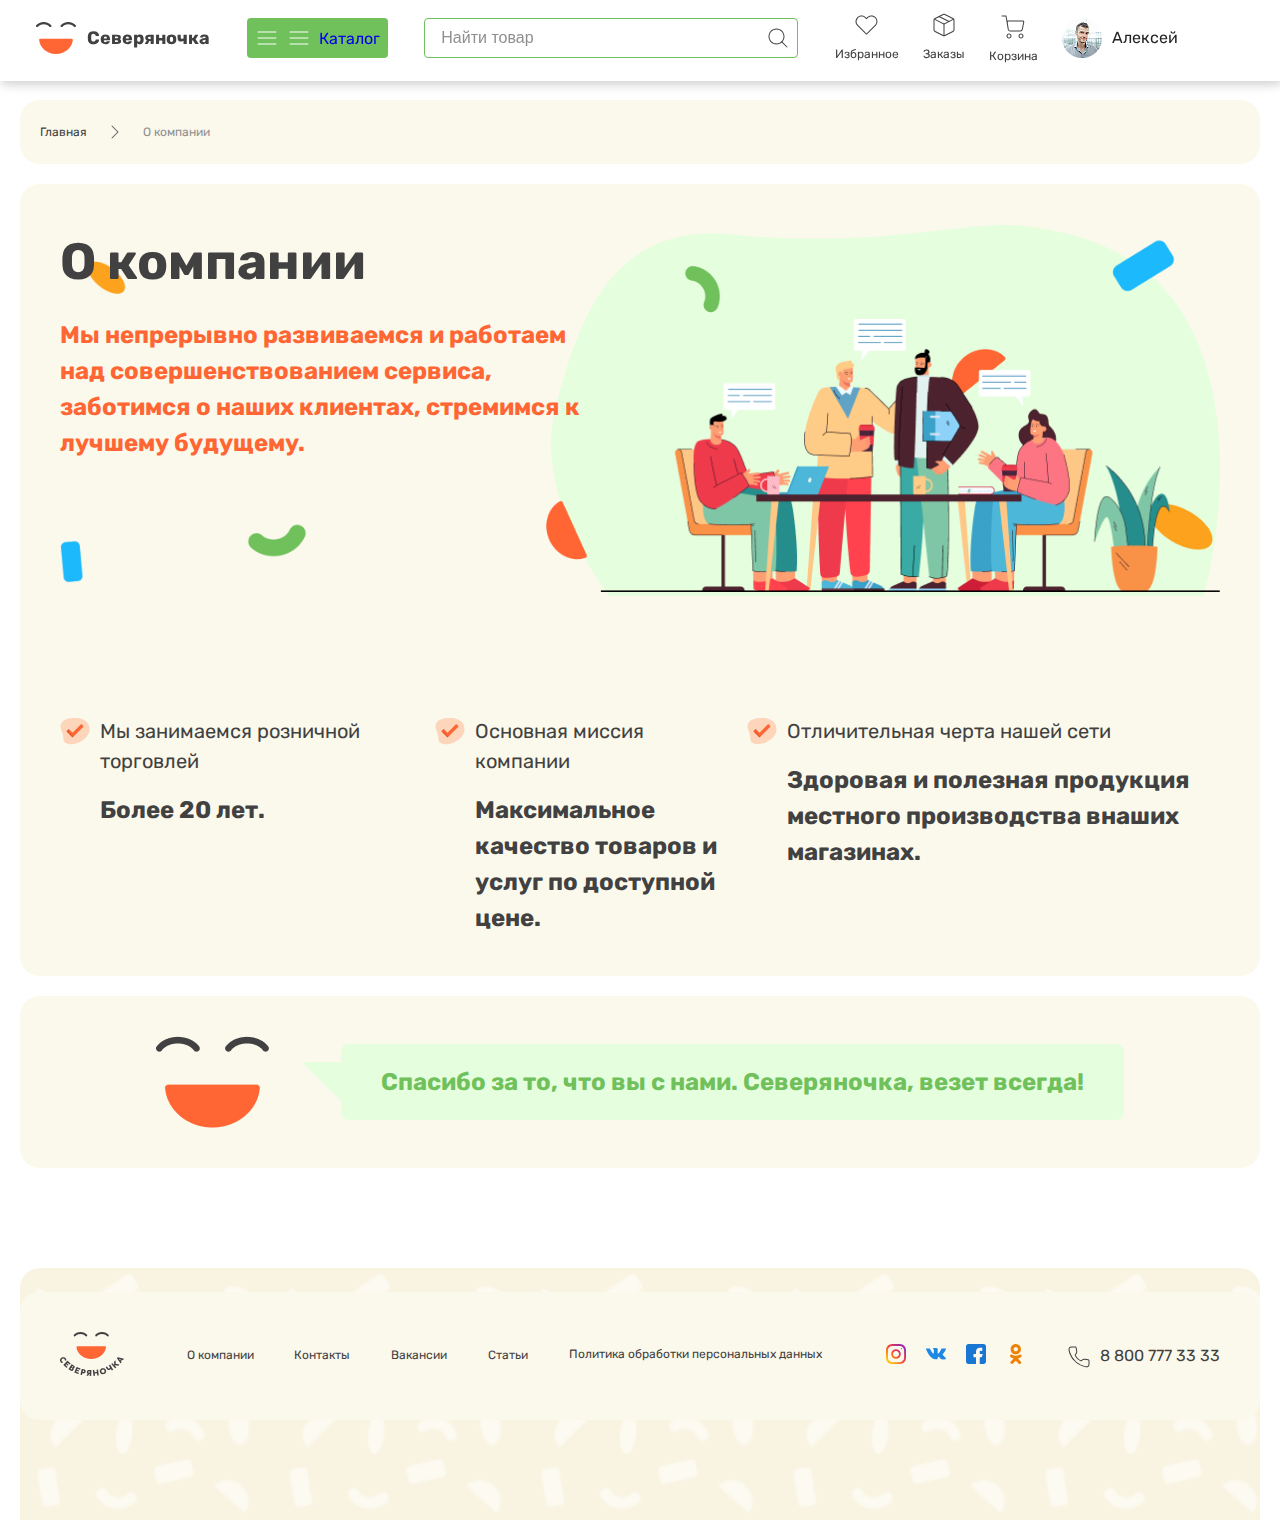
<file: pages/oНас.html>
<!DOCTYPE html>
<html lang="ru">

<head>
  <meta charset="UTF-8">
  <meta name="viewport" content="width=device-width, initial-scale=1.0">
  <title>О компании</title>
  <link rel="icon" href="../images/components/logotiveIcon.svg">
  <link rel="stylesheet" href="../css/style.min.css">
</head>

<body>

  <!--|| loading DOM ||-->

  <div class="loadingOwn">
    <div id="container">
      <label class="loading-title">Loading ...</label>
      <span class="loading-circle sp1">
        <span class="loading-circle sp2">
          <span class="loading-circle sp3"></span>
        </span>
      </span>
    </div>
  </div>


  <!-- || loading Images || -->
  <div class="loadingImg">
    <div class="loader"></div>
  </div>

  <!--|| header ||-->

  <header class="header">
    <nav>
      <div class=" container header--bd">
        <div class="header--brand">
          <a href="../index.html">
            <svg width="40" height="32" viewBox="0 0 40 32" fill="none" xmlns="http://www.w3.org/2000/svg">
              <path
                d="M35.6689 16.8188H4.28623C3.62872 16.8188 3.09179 17.3762 3.15209 18.0341C3.84119 25.8487 11.1112 31.9997 19.9776 31.9997C28.844 31.9997 36.1139 25.8515 36.803 18.0341C36.8605 17.3762 36.3264 16.8188 35.6689 16.8188Z"
                fill="#FF6633" />
              <path fill-rule="evenodd" clip-rule="evenodd"
                d="M0.225147 3.33137C1.7887 1.27854 4.60645 0 7.711 0C10.8155 0 13.6333 1.27854 15.1969 3.33137C15.5659 3.81589 15.4714 4.50716 14.9858 4.87537C14.5001 5.24357 13.8073 5.14928 13.4383 4.66476C12.3661 3.25707 10.2569 2.20377 7.711 2.20377C5.16509 2.20377 3.05591 3.25707 1.98374 4.66476C1.6147 5.14928 0.921857 5.24357 0.436236 4.87537C-0.0493858 4.50716 -0.143894 3.81589 0.225147 3.33137Z"
                fill="#414141" />
              <path fill-rule="evenodd" clip-rule="evenodd"
                d="M24.7671 3.33137C26.3307 1.27854 29.1484 0 32.253 0C35.3552 0 38.1721 1.27884 39.7381 3.33045C40.1077 3.81458 40.0139 4.50596 39.5287 4.87467C39.0434 5.24338 38.3505 5.14981 37.981 4.66568C36.9055 3.25676 34.7955 2.20377 32.253 2.20377C29.7071 2.20377 27.5979 3.25707 26.5257 4.66476C26.1567 5.14928 25.4638 5.24357 24.9782 4.87537C24.4926 4.50716 24.3981 3.81589 24.7671 3.33137Z"
                fill="#414141" />
            </svg>

            <span class="header--brand_span">Северяночка</span>
          </a>
        </div>
        <div class="header--menuLink">
          <img src="../images/components/menu.svg" alt="Каталог "> <a href="./pages/Категории.html">Каталог</a>
        </div>
        <form>
          <input type="search" id="search" placeholder="Найти товар">
          <label for="search"><img src="../images/components/search.svg" alt="Найти товар"></label>
        </form>
        <ul class="header--menu">
          <li>
            <a href="../pages/Избраное.html">
              <svg width="25" height="24" viewBox="0 0 25 24" xmlns="http://www.w3.org/2000/svg">
                <path fill-rule="evenodd" clip-rule="evenodd"
                  d="M13.2046 4.25632C14.3299 3.13054 15.8564 2.49805 17.4482 2.49805C19.0399 2.49805 20.5664 3.13051 21.6916 4.25624C22.8174 5.38152 23.45 6.90816 23.45 8.49987C23.45 10.0916 22.8175 11.6181 21.6917 12.7434C21.6917 12.7435 21.6917 12.7434 21.6917 12.7434L12.8517 21.5834C12.6565 21.7787 12.3399 21.7787 12.1446 21.5834L3.30461 12.7434C0.960963 10.3998 0.960963 6.59997 3.30461 4.25632C5.64826 1.91267 9.44807 1.91267 11.7917 4.25632L12.4982 4.96277L13.2046 4.25632C13.2046 4.25629 13.2046 4.25635 13.2046 4.25632ZM17.4482 3.49805C16.1217 3.49805 14.8496 4.02515 13.9118 4.96334L12.8517 6.02343C12.758 6.11719 12.6308 6.16987 12.4982 6.16987C12.3656 6.16987 12.2384 6.11719 12.1446 6.02343L11.0846 4.96343C9.13149 3.0103 5.96484 3.0103 4.01172 4.96343C2.05859 6.91655 2.05859 10.0832 4.01172 12.0363L12.4982 20.5228L20.9846 12.0363C21.9228 11.0986 22.45 9.82636 22.45 8.49987C22.45 7.17338 21.9229 5.90126 20.9847 4.96351C20.0469 4.02532 18.7747 3.49805 17.4482 3.49805Z" />
              </svg>
              <span>Избранное</span>
            </a>
          </li>
          <li>
            <a href="../pages/СтолЗаказов.html">
              <svg width="24" height="24" viewBox="0 0 24 24" xmlns="http://www.w3.org/2000/svg">
                <path fill-rule="evenodd" clip-rule="evenodd"
                  d="M11.3325 1.89792C11.3324 1.89801 11.3327 1.89782 11.3325 1.89792L3.33366 5.89736L3.33255 5.89792C2.82288 6.15117 2.50045 6.67105 2.50005 7.24015V16.7636C2.49608 17.3335 2.81541 17.8564 3.32416 18.1132C3.32387 18.113 3.32445 18.1133 3.32416 18.1132L11.3237 22.1129C11.7462 22.3244 12.2438 22.3244 12.6663 22.113L20.6664 18.1129L20.6675 18.1124C21.1773 17.8591 21.4997 17.3391 21.5 16.7699V7.24042C21.4997 6.67121 21.1773 6.15121 20.6675 5.89792L20.6664 5.89736L12.6675 1.89792C12.6674 1.89782 12.6677 1.89801 12.6675 1.89792C12.2474 1.68935 11.7527 1.68934 11.3325 1.89792ZM10.8875 1.00238C11.5883 0.654153 12.4118 0.654153 13.1125 1.00238L13.1137 1.00293L21.1125 5.00238C21.1124 5.0023 21.1127 5.00247 21.1125 5.00238C21.9618 5.42464 22.4995 6.29138 22.5 7.23988V16.7701C22.4995 17.7186 21.9624 18.5853 21.1132 19.0076C21.113 19.0077 21.1134 19.0075 21.1132 19.0076L13.1138 23.0073C13.1138 23.0073 13.1138 23.0073 13.1138 23.0073C12.4097 23.3596 11.5806 23.3597 10.8764 23.0074C10.8764 23.0073 10.8765 23.0074 10.8764 23.0074L2.87644 19.0074L2.87506 19.0067C2.02685 18.5793 1.49413 17.7082 1.50005 16.7585V7.24015C1.50055 6.29169 2.03772 5.42496 2.88695 5.00268C2.88675 5.00278 2.88715 5.00258 2.88695 5.00268L10.8864 1.00294L10.8875 1.00238Z" />
                <path fill-rule="evenodd" clip-rule="evenodd"
                  d="M1.87321 5.93617C1.9967 5.68918 2.29704 5.58907 2.54403 5.71256L12.0004 10.4408L21.4568 5.71256C21.7038 5.58907 22.0041 5.68918 22.1276 5.93617C22.2511 6.18316 22.151 6.4835 21.904 6.60699L12.224 11.447C12.0833 11.5174 11.9176 11.5174 11.7768 11.447L2.09682 6.60699C1.84983 6.4835 1.74971 6.18316 1.87321 5.93617Z" />
                <path fill-rule="evenodd" clip-rule="evenodd"
                  d="M12 10.5C12.2761 10.5 12.5 10.7239 12.5 11V22.76C12.5 23.0361 12.2761 23.26 12 23.26C11.7239 23.26 11.5 23.0361 11.5 22.76V11C11.5 10.7239 11.7239 10.5 12 10.5Z" />
                <path fill-rule="evenodd" clip-rule="evenodd"
                  d="M6.5529 3.2765C6.67639 3.02951 6.97673 2.9294 7.22372 3.0529L17.2237 8.0529C17.4707 8.17639 17.5708 8.47673 17.4473 8.72372C17.3238 8.97071 17.0235 9.07082 16.7765 8.94732L6.7765 3.94732C6.52951 3.82383 6.4294 3.52349 6.5529 3.2765Z" />
              </svg>

              <span>Заказы</span>
            </a>
          </li>
          <li>
            <a href="../pages/Корзина.html">
              <svg width="24" height="28" viewBox="0 0 24 28" xmlns="http://www.w3.org/2000/svg">
                <path fill-rule="evenodd" clip-rule="evenodd"
                  d="M5.5 25C5.5 23.6193 6.61929 22.5 8 22.5C9.38071 22.5 10.5 23.6193 10.5 25C10.5 26.3807 9.38071 27.5 8 27.5C6.61929 27.5 5.5 26.3807 5.5 25ZM8 23.5C7.17157 23.5 6.5 24.1716 6.5 25C6.5 25.8284 7.17157 26.5 8 26.5C8.82843 26.5 9.5 25.8284 9.5 25C9.5 24.1716 8.82843 23.5 8 23.5Z" />
                <path fill-rule="evenodd" clip-rule="evenodd"
                  d="M17.5 25C17.5 23.6193 18.6193 22.5 20 22.5C21.3807 22.5 22.5 23.6193 22.5 25C22.5 26.3807 21.3807 27.5 20 27.5C18.6193 27.5 17.5 26.3807 17.5 25ZM20 23.5C19.1716 23.5 18.5 24.1716 18.5 25C18.5 25.8284 19.1716 26.5 20 26.5C20.8284 26.5 21.5 25.8284 21.5 25C21.5 24.1716 20.8284 23.5 20 23.5Z" />
                <path fill-rule="evenodd" clip-rule="evenodd"
                  d="M1 4.5C0.723858 4.5 0.5 4.72386 0.5 5C0.5 5.27614 0.723858 5.5 1 5.5H4.58051C5.33783 9.79147 6.10333 14.0643 6.74931 18.3709C6.93288 19.5947 7.98416 20.5 9.22165 20.5H19.3597C20.5514 20.5 21.5774 19.6588 21.8111 18.4903L23.2503 11.2942C23.436 10.366 22.726 9.5 21.7795 9.5H7.16046C6.8575 9.5 6.57797 9.58901 6.34436 9.74093L5.49239 4.91311C5.45023 4.67418 5.24262 4.5 5 4.5H1ZM6.666 11.0742C6.62065 10.7719 6.85478 10.5 7.16046 10.5H21.7795C22.095 10.5 22.3316 10.7887 22.2698 11.0981L20.8305 18.2942C20.6903 18.9953 20.0747 19.5 19.3597 19.5H9.22165C8.47916 19.5 7.84839 18.9568 7.73825 18.2225L6.666 11.0742Z" />
              </svg>

              <span>Корзина</span>
            </a>
          </li>
          <li class="header--menu__me">
            <img src="../images/components/avatar.png" alt="avatar">
            <span>Алексей</span>
          </li>
        </ul>
      </div>

      <div class=" container header--md">

        <div class="header--brand">
          <a href="../index.html">
            <svg width="40" height="32" viewBox="0 0 40 32" fill="none" xmlns="http://www.w3.org/2000/svg">
              <path
                d="M35.6689 16.8188H4.28623C3.62872 16.8188 3.09179 17.3762 3.15209 18.0341C3.84119 25.8487 11.1112 31.9997 19.9776 31.9997C28.844 31.9997 36.1139 25.8515 36.803 18.0341C36.8605 17.3762 36.3264 16.8188 35.6689 16.8188Z"
                fill="#FF6633" />
              <path fill-rule="evenodd" clip-rule="evenodd"
                d="M0.225147 3.33137C1.7887 1.27854 4.60645 0 7.711 0C10.8155 0 13.6333 1.27854 15.1969 3.33137C15.5659 3.81589 15.4714 4.50716 14.9858 4.87537C14.5001 5.24357 13.8073 5.14928 13.4383 4.66476C12.3661 3.25707 10.2569 2.20377 7.711 2.20377C5.16509 2.20377 3.05591 3.25707 1.98374 4.66476C1.6147 5.14928 0.921857 5.24357 0.436236 4.87537C-0.0493858 4.50716 -0.143894 3.81589 0.225147 3.33137Z"
                fill="#414141" />
              <path fill-rule="evenodd" clip-rule="evenodd"
                d="M24.7671 3.33137C26.3307 1.27854 29.1484 0 32.253 0C35.3552 0 38.1721 1.27884 39.7381 3.33045C40.1077 3.81458 40.0139 4.50596 39.5287 4.87467C39.0434 5.24338 38.3505 5.14981 37.981 4.66568C36.9055 3.25676 34.7955 2.20377 32.253 2.20377C29.7071 2.20377 27.5979 3.25707 26.5257 4.66476C26.1567 5.14928 25.4638 5.24357 24.9782 4.87537C24.4926 4.50716 24.3981 3.81589 24.7671 3.33137Z"
                fill="#414141" />
            </svg>
          </a>
        </div>

        <form>
          <input type="search" id="search" placeholder="Найти товар">
          <label for="search"><img src="../images/components/search.svg" alt="Найти товар"></label>
        </form>

        <ul class="header--menu header--md__menu">
          <li>
            <div class="header--menuLink">
              <img src="../images/components/menu.svg" alt="Каталог "> <a href="./pages/Категории.html">Каталог</a>
            </div>
          </li>
          <li>
            <a href="../pages/Избраное.html">
              <svg width="25" height="24" viewBox="0 0 25 24" xmlns="http://www.w3.org/2000/svg">
                <path fill-rule="evenodd" clip-rule="evenodd"
                  d="M13.2046 4.25632C14.3299 3.13054 15.8564 2.49805 17.4482 2.49805C19.0399 2.49805 20.5664 3.13051 21.6916 4.25624C22.8174 5.38152 23.45 6.90816 23.45 8.49987C23.45 10.0916 22.8175 11.6181 21.6917 12.7434C21.6917 12.7435 21.6917 12.7434 21.6917 12.7434L12.8517 21.5834C12.6565 21.7787 12.3399 21.7787 12.1446 21.5834L3.30461 12.7434C0.960963 10.3998 0.960963 6.59997 3.30461 4.25632C5.64826 1.91267 9.44807 1.91267 11.7917 4.25632L12.4982 4.96277L13.2046 4.25632C13.2046 4.25629 13.2046 4.25635 13.2046 4.25632ZM17.4482 3.49805C16.1217 3.49805 14.8496 4.02515 13.9118 4.96334L12.8517 6.02343C12.758 6.11719 12.6308 6.16987 12.4982 6.16987C12.3656 6.16987 12.2384 6.11719 12.1446 6.02343L11.0846 4.96343C9.13149 3.0103 5.96484 3.0103 4.01172 4.96343C2.05859 6.91655 2.05859 10.0832 4.01172 12.0363L12.4982 20.5228L20.9846 12.0363C21.9228 11.0986 22.45 9.82636 22.45 8.49987C22.45 7.17338 21.9229 5.90126 20.9847 4.96351C20.0469 4.02532 18.7747 3.49805 17.4482 3.49805Z" />
              </svg>
              <span>Избранное</span>
            </a>
          </li>
          <li>
            <a href="../pages/СтолЗаказов.html">
              <svg width="24" height="24" viewBox="0 0 24 24" xmlns="http://www.w3.org/2000/svg">
                <path fill-rule="evenodd" clip-rule="evenodd"
                  d="M11.3325 1.89792C11.3324 1.89801 11.3327 1.89782 11.3325 1.89792L3.33366 5.89736L3.33255 5.89792C2.82288 6.15117 2.50045 6.67105 2.50005 7.24015V16.7636C2.49608 17.3335 2.81541 17.8564 3.32416 18.1132C3.32387 18.113 3.32445 18.1133 3.32416 18.1132L11.3237 22.1129C11.7462 22.3244 12.2438 22.3244 12.6663 22.113L20.6664 18.1129L20.6675 18.1124C21.1773 17.8591 21.4997 17.3391 21.5 16.7699V7.24042C21.4997 6.67121 21.1773 6.15121 20.6675 5.89792L20.6664 5.89736L12.6675 1.89792C12.6674 1.89782 12.6677 1.89801 12.6675 1.89792C12.2474 1.68935 11.7527 1.68934 11.3325 1.89792ZM10.8875 1.00238C11.5883 0.654153 12.4118 0.654153 13.1125 1.00238L13.1137 1.00293L21.1125 5.00238C21.1124 5.0023 21.1127 5.00247 21.1125 5.00238C21.9618 5.42464 22.4995 6.29138 22.5 7.23988V16.7701C22.4995 17.7186 21.9624 18.5853 21.1132 19.0076C21.113 19.0077 21.1134 19.0075 21.1132 19.0076L13.1138 23.0073C13.1138 23.0073 13.1138 23.0073 13.1138 23.0073C12.4097 23.3596 11.5806 23.3597 10.8764 23.0074C10.8764 23.0073 10.8765 23.0074 10.8764 23.0074L2.87644 19.0074L2.87506 19.0067C2.02685 18.5793 1.49413 17.7082 1.50005 16.7585V7.24015C1.50055 6.29169 2.03772 5.42496 2.88695 5.00268C2.88675 5.00278 2.88715 5.00258 2.88695 5.00268L10.8864 1.00294L10.8875 1.00238Z" />
                <path fill-rule="evenodd" clip-rule="evenodd"
                  d="M1.87321 5.93617C1.9967 5.68918 2.29704 5.58907 2.54403 5.71256L12.0004 10.4408L21.4568 5.71256C21.7038 5.58907 22.0041 5.68918 22.1276 5.93617C22.2511 6.18316 22.151 6.4835 21.904 6.60699L12.224 11.447C12.0833 11.5174 11.9176 11.5174 11.7768 11.447L2.09682 6.60699C1.84983 6.4835 1.74971 6.18316 1.87321 5.93617Z" />
                <path fill-rule="evenodd" clip-rule="evenodd"
                  d="M12 10.5C12.2761 10.5 12.5 10.7239 12.5 11V22.76C12.5 23.0361 12.2761 23.26 12 23.26C11.7239 23.26 11.5 23.0361 11.5 22.76V11C11.5 10.7239 11.7239 10.5 12 10.5Z" />
                <path fill-rule="evenodd" clip-rule="evenodd"
                  d="M6.5529 3.2765C6.67639 3.02951 6.97673 2.9294 7.22372 3.0529L17.2237 8.0529C17.4707 8.17639 17.5708 8.47673 17.4473 8.72372C17.3238 8.97071 17.0235 9.07082 16.7765 8.94732L6.7765 3.94732C6.52951 3.82383 6.4294 3.52349 6.5529 3.2765Z" />
              </svg>

              <span>Заказы</span>
            </a>
          </li>
          <li>
            <a href="../pages/Корзина.html">
              <svg width="24" height="28" viewBox="0 0 24 28" xmlns="http://www.w3.org/2000/svg">
                <path fill-rule="evenodd" clip-rule="evenodd"
                  d="M5.5 25C5.5 23.6193 6.61929 22.5 8 22.5C9.38071 22.5 10.5 23.6193 10.5 25C10.5 26.3807 9.38071 27.5 8 27.5C6.61929 27.5 5.5 26.3807 5.5 25ZM8 23.5C7.17157 23.5 6.5 24.1716 6.5 25C6.5 25.8284 7.17157 26.5 8 26.5C8.82843 26.5 9.5 25.8284 9.5 25C9.5 24.1716 8.82843 23.5 8 23.5Z" />
                <path fill-rule="evenodd" clip-rule="evenodd"
                  d="M17.5 25C17.5 23.6193 18.6193 22.5 20 22.5C21.3807 22.5 22.5 23.6193 22.5 25C22.5 26.3807 21.3807 27.5 20 27.5C18.6193 27.5 17.5 26.3807 17.5 25ZM20 23.5C19.1716 23.5 18.5 24.1716 18.5 25C18.5 25.8284 19.1716 26.5 20 26.5C20.8284 26.5 21.5 25.8284 21.5 25C21.5 24.1716 20.8284 23.5 20 23.5Z" />
                <path fill-rule="evenodd" clip-rule="evenodd"
                  d="M1 4.5C0.723858 4.5 0.5 4.72386 0.5 5C0.5 5.27614 0.723858 5.5 1 5.5H4.58051C5.33783 9.79147 6.10333 14.0643 6.74931 18.3709C6.93288 19.5947 7.98416 20.5 9.22165 20.5H19.3597C20.5514 20.5 21.5774 19.6588 21.8111 18.4903L23.2503 11.2942C23.436 10.366 22.726 9.5 21.7795 9.5H7.16046C6.8575 9.5 6.57797 9.58901 6.34436 9.74093L5.49239 4.91311C5.45023 4.67418 5.24262 4.5 5 4.5H1ZM6.666 11.0742C6.62065 10.7719 6.85478 10.5 7.16046 10.5H21.7795C22.095 10.5 22.3316 10.7887 22.2698 11.0981L20.8305 18.2942C20.6903 18.9953 20.0747 19.5 19.3597 19.5H9.22165C8.47916 19.5 7.84839 18.9568 7.73825 18.2225L6.666 11.0742Z" />
              </svg>

              <span>Корзина</span>
            </a>
          </li>
          <li class="header--menu__me">
            <img src="../images/components/avatar.png" alt="avatar">
          </li>
        </ul>
      </div>


    </nav>
  </header>

  <ul class="category--menus" id="category__menus"></ul>


  <main class="main_about">

    <nav aria-label="Breadcrumb">
      <div class="container">
        <ol>
          <li><a href="../index.html">Главная</a></li>
          <li>О компании</li>
      </div>
    </nav>

    <section class="about">
      <div class="about--wrapper container">

        <div class="about--top">
          <div class="about--top__main">
            <h2>О компании</h2>
            <p>Мы непрерывно развиваемся и работаем над совершенствованием сервиса, заботимся о наших клиентах,
              стремимся к лучшему будущему.</p>
          </div>
          <div class="about--top_img"><img src="../images/ОНас/about-top.png" alt="no img?"></div>
        </div>

        <ul class="about--middle">
          <li>
            <p>Мы занимаемся розничной торговлей</p>
            <h3>Более 20 лет.</h3>
          </li>
          <li>
            <p>Основная миссия компании</p>
            <h3>Максимальное качество товаров и услуг по доступной цене.</h3>
          </li>
          <li>
            <p>Отличительная черта нашей сети</p>
            <h3>Здоровая и полезная продукция местного производства внаших магазинах.</h3>
          </li>
        </ul>

      </div>
    </section>

    <section class="massage">
      <div class="container massage--wrapper">
        <img src="../images/ОНас/logo.png" alt="logotive">
        <div>Спасибо за то, что вы с нами. Северяночка, везет всегда!</div>
      </div>
    </section>

  </main>


  <!--|| footer ||-->

  <footer class="footer">
    <div class="footer--wrapper container">
      <a href="../index.html">
        <img src="../images/components/footerLogo.svg" alt="site logotive">
      </a>
      <nav>
        <ul>
          <li><a href="../pages/oНас.html">О компании</a></li>
          <li><a href="../pages/Контакты.html">Контакты</a></li>
          <li><a href="../pages/Вакансии.html">Вакансии</a></li>
          <li><a href="../pages/Заказы.html">Статьи</a></li>
          <li>
            <p>Политика обработки персональных данных</p>
          </li>
        </ul>
      </nav>
      <div class="footer--social">
        <ul>
          <li><a href="https://www.instagram.com/"><img src="../images/components/instagram.svg"
                alt="inter the instagram"></a></li>
          <li><a href="https://vk.com/"><img src="../images/components/vkontakte.svg" alt="inter the vk"></a></li>
          <li><a href="https://www.facebook.com/"><img src="../images/components/facebook.svg"
                alt="inter the facebook"></a></li>
          <li><a href="https://ok.ru/"><img src="../images/components/ok.svg" alt="inter the ok"></a></li>
        </ul>
        <a href="tel:8 800 777 33 33">8 800 777 33 33</a>
      </div>
    </div>
  </footer>

  <script src="../Js/Datas/product-data.js"></script>
  <script src="../Js/Datas/offerSectionData.js"></script>
  <script src="../Js/Datas/articleData.js"></script>
  <script src="../Js/Datas/category-data.js"></script>

  <!-- ||components codes|| -->

  <script src="../Js/components/main.js"></script>
  <script src="../Js/components/loading.js"></script>


  <!-- || add cards for only oHac page || -->


</body>

</html>
</file>
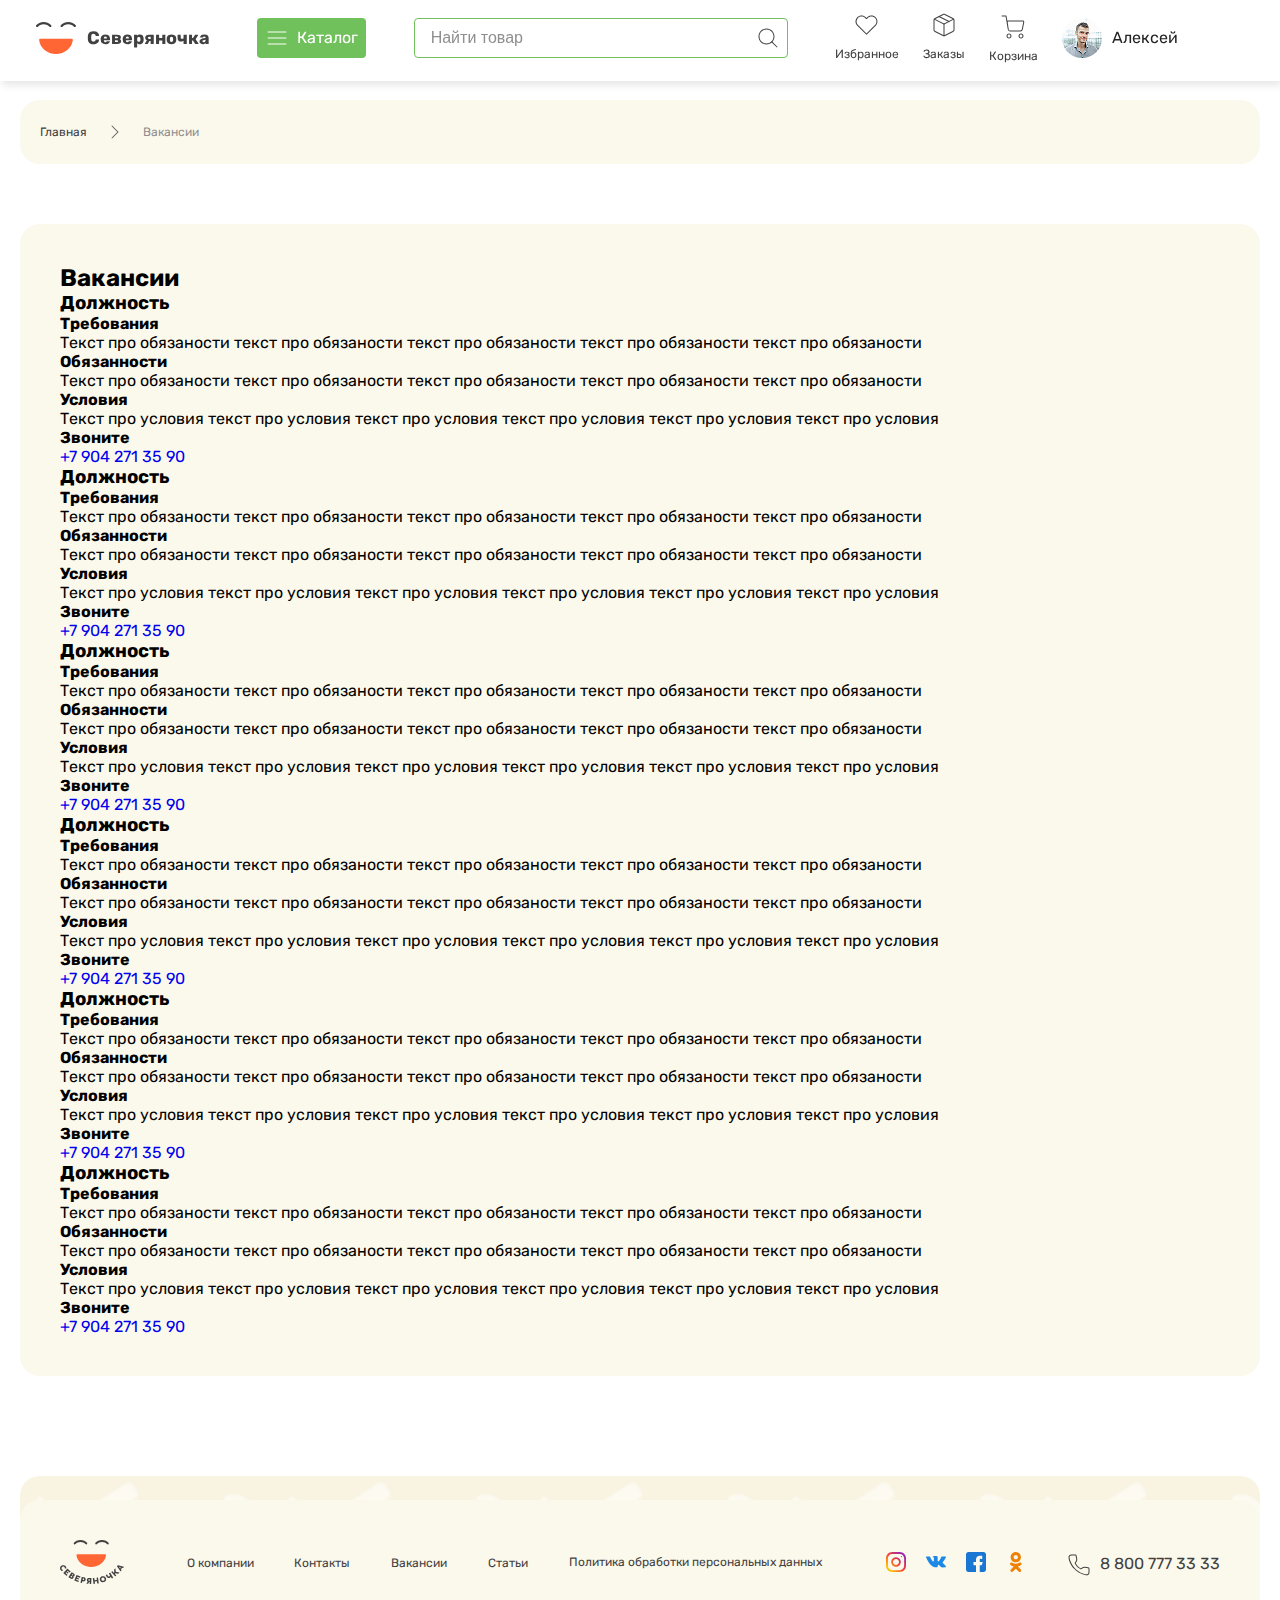
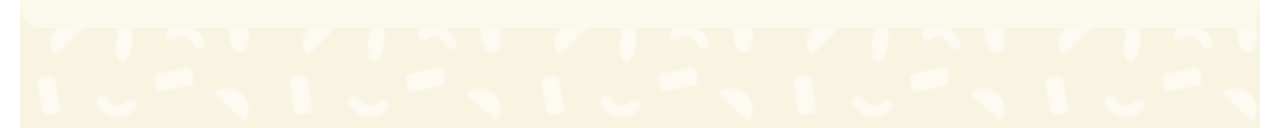
<file: pages/Вакансии.html>
<!DOCTYPE html>
<html lang="ru">

<head>
  <meta charset="UTF-8">
  <meta name="viewport" content="width=device-width, initial-scale=1.0">
  <title>Вакансии</title>
  <link rel="icon" href="../images/components/logotiveIcon.svg">
  <link rel="stylesheet" href="../css/style.min.css">
</head>

<body>

  <!--|| header ||-->

  <header class="header">
    <nav>
      <div class=" container header--bd">
        <div class="header--brand">
          <a href="../index.html">
            <svg width="40" height="32" viewBox="0 0 40 32" fill="none" xmlns="http://www.w3.org/2000/svg">
              <path
                d="M35.6689 16.8188H4.28623C3.62872 16.8188 3.09179 17.3762 3.15209 18.0341C3.84119 25.8487 11.1112 31.9997 19.9776 31.9997C28.844 31.9997 36.1139 25.8515 36.803 18.0341C36.8605 17.3762 36.3264 16.8188 35.6689 16.8188Z"
                fill="#FF6633" />
              <path fill-rule="evenodd" clip-rule="evenodd"
                d="M0.225147 3.33137C1.7887 1.27854 4.60645 0 7.711 0C10.8155 0 13.6333 1.27854 15.1969 3.33137C15.5659 3.81589 15.4714 4.50716 14.9858 4.87537C14.5001 5.24357 13.8073 5.14928 13.4383 4.66476C12.3661 3.25707 10.2569 2.20377 7.711 2.20377C5.16509 2.20377 3.05591 3.25707 1.98374 4.66476C1.6147 5.14928 0.921857 5.24357 0.436236 4.87537C-0.0493858 4.50716 -0.143894 3.81589 0.225147 3.33137Z"
                fill="#414141" />
              <path fill-rule="evenodd" clip-rule="evenodd"
                d="M24.7671 3.33137C26.3307 1.27854 29.1484 0 32.253 0C35.3552 0 38.1721 1.27884 39.7381 3.33045C40.1077 3.81458 40.0139 4.50596 39.5287 4.87467C39.0434 5.24338 38.3505 5.14981 37.981 4.66568C36.9055 3.25676 34.7955 2.20377 32.253 2.20377C29.7071 2.20377 27.5979 3.25707 26.5257 4.66476C26.1567 5.14928 25.4638 5.24357 24.9782 4.87537C24.4926 4.50716 24.3981 3.81589 24.7671 3.33137Z"
                fill="#414141" />
            </svg>

            <span class="header--brand_span">Северяночка</span>
          </a>
        </div>
        <a href="../pages/Категории.html" class="header--menuLink"><span>Каталог</span></a>
        <form>
          <input type="search" id="search" placeholder="Найти товар">
          <label for="search"><img src="../images/components/search.svg" alt="Найти товар"></label>
        </form>
        <ul class="header--menu">
          <li>
            <a href="../pages/Избраное.html">
              <svg width="25" height="24" viewBox="0 0 25 24" xmlns="http://www.w3.org/2000/svg">
                <path fill-rule="evenodd" clip-rule="evenodd"
                  d="M13.2046 4.25632C14.3299 3.13054 15.8564 2.49805 17.4482 2.49805C19.0399 2.49805 20.5664 3.13051 21.6916 4.25624C22.8174 5.38152 23.45 6.90816 23.45 8.49987C23.45 10.0916 22.8175 11.6181 21.6917 12.7434C21.6917 12.7435 21.6917 12.7434 21.6917 12.7434L12.8517 21.5834C12.6565 21.7787 12.3399 21.7787 12.1446 21.5834L3.30461 12.7434C0.960963 10.3998 0.960963 6.59997 3.30461 4.25632C5.64826 1.91267 9.44807 1.91267 11.7917 4.25632L12.4982 4.96277L13.2046 4.25632C13.2046 4.25629 13.2046 4.25635 13.2046 4.25632ZM17.4482 3.49805C16.1217 3.49805 14.8496 4.02515 13.9118 4.96334L12.8517 6.02343C12.758 6.11719 12.6308 6.16987 12.4982 6.16987C12.3656 6.16987 12.2384 6.11719 12.1446 6.02343L11.0846 4.96343C9.13149 3.0103 5.96484 3.0103 4.01172 4.96343C2.05859 6.91655 2.05859 10.0832 4.01172 12.0363L12.4982 20.5228L20.9846 12.0363C21.9228 11.0986 22.45 9.82636 22.45 8.49987C22.45 7.17338 21.9229 5.90126 20.9847 4.96351C20.0469 4.02532 18.7747 3.49805 17.4482 3.49805Z" />
              </svg>
              <span>Избранное</span>
            </a>
          </li>
          <li>
            <a href="../pages/СтолЗаказов.html">
              <svg width="24" height="24" viewBox="0 0 24 24" xmlns="http://www.w3.org/2000/svg">
                <path fill-rule="evenodd" clip-rule="evenodd"
                  d="M11.3325 1.89792C11.3324 1.89801 11.3327 1.89782 11.3325 1.89792L3.33366 5.89736L3.33255 5.89792C2.82288 6.15117 2.50045 6.67105 2.50005 7.24015V16.7636C2.49608 17.3335 2.81541 17.8564 3.32416 18.1132C3.32387 18.113 3.32445 18.1133 3.32416 18.1132L11.3237 22.1129C11.7462 22.3244 12.2438 22.3244 12.6663 22.113L20.6664 18.1129L20.6675 18.1124C21.1773 17.8591 21.4997 17.3391 21.5 16.7699V7.24042C21.4997 6.67121 21.1773 6.15121 20.6675 5.89792L20.6664 5.89736L12.6675 1.89792C12.6674 1.89782 12.6677 1.89801 12.6675 1.89792C12.2474 1.68935 11.7527 1.68934 11.3325 1.89792ZM10.8875 1.00238C11.5883 0.654153 12.4118 0.654153 13.1125 1.00238L13.1137 1.00293L21.1125 5.00238C21.1124 5.0023 21.1127 5.00247 21.1125 5.00238C21.9618 5.42464 22.4995 6.29138 22.5 7.23988V16.7701C22.4995 17.7186 21.9624 18.5853 21.1132 19.0076C21.113 19.0077 21.1134 19.0075 21.1132 19.0076L13.1138 23.0073C13.1138 23.0073 13.1138 23.0073 13.1138 23.0073C12.4097 23.3596 11.5806 23.3597 10.8764 23.0074C10.8764 23.0073 10.8765 23.0074 10.8764 23.0074L2.87644 19.0074L2.87506 19.0067C2.02685 18.5793 1.49413 17.7082 1.50005 16.7585V7.24015C1.50055 6.29169 2.03772 5.42496 2.88695 5.00268C2.88675 5.00278 2.88715 5.00258 2.88695 5.00268L10.8864 1.00294L10.8875 1.00238Z" />
                <path fill-rule="evenodd" clip-rule="evenodd"
                  d="M1.87321 5.93617C1.9967 5.68918 2.29704 5.58907 2.54403 5.71256L12.0004 10.4408L21.4568 5.71256C21.7038 5.58907 22.0041 5.68918 22.1276 5.93617C22.2511 6.18316 22.151 6.4835 21.904 6.60699L12.224 11.447C12.0833 11.5174 11.9176 11.5174 11.7768 11.447L2.09682 6.60699C1.84983 6.4835 1.74971 6.18316 1.87321 5.93617Z" />
                <path fill-rule="evenodd" clip-rule="evenodd"
                  d="M12 10.5C12.2761 10.5 12.5 10.7239 12.5 11V22.76C12.5 23.0361 12.2761 23.26 12 23.26C11.7239 23.26 11.5 23.0361 11.5 22.76V11C11.5 10.7239 11.7239 10.5 12 10.5Z" />
                <path fill-rule="evenodd" clip-rule="evenodd"
                  d="M6.5529 3.2765C6.67639 3.02951 6.97673 2.9294 7.22372 3.0529L17.2237 8.0529C17.4707 8.17639 17.5708 8.47673 17.4473 8.72372C17.3238 8.97071 17.0235 9.07082 16.7765 8.94732L6.7765 3.94732C6.52951 3.82383 6.4294 3.52349 6.5529 3.2765Z" />
              </svg>

              <span>Заказы</span>
            </a>
          </li>
          <li>
            <a href="../pages/Корзина.html">
              <svg width="24" height="28" viewBox="0 0 24 28" xmlns="http://www.w3.org/2000/svg">
                <path fill-rule="evenodd" clip-rule="evenodd"
                  d="M5.5 25C5.5 23.6193 6.61929 22.5 8 22.5C9.38071 22.5 10.5 23.6193 10.5 25C10.5 26.3807 9.38071 27.5 8 27.5C6.61929 27.5 5.5 26.3807 5.5 25ZM8 23.5C7.17157 23.5 6.5 24.1716 6.5 25C6.5 25.8284 7.17157 26.5 8 26.5C8.82843 26.5 9.5 25.8284 9.5 25C9.5 24.1716 8.82843 23.5 8 23.5Z" />
                <path fill-rule="evenodd" clip-rule="evenodd"
                  d="M17.5 25C17.5 23.6193 18.6193 22.5 20 22.5C21.3807 22.5 22.5 23.6193 22.5 25C22.5 26.3807 21.3807 27.5 20 27.5C18.6193 27.5 17.5 26.3807 17.5 25ZM20 23.5C19.1716 23.5 18.5 24.1716 18.5 25C18.5 25.8284 19.1716 26.5 20 26.5C20.8284 26.5 21.5 25.8284 21.5 25C21.5 24.1716 20.8284 23.5 20 23.5Z" />
                <path fill-rule="evenodd" clip-rule="evenodd"
                  d="M1 4.5C0.723858 4.5 0.5 4.72386 0.5 5C0.5 5.27614 0.723858 5.5 1 5.5H4.58051C5.33783 9.79147 6.10333 14.0643 6.74931 18.3709C6.93288 19.5947 7.98416 20.5 9.22165 20.5H19.3597C20.5514 20.5 21.5774 19.6588 21.8111 18.4903L23.2503 11.2942C23.436 10.366 22.726 9.5 21.7795 9.5H7.16046C6.8575 9.5 6.57797 9.58901 6.34436 9.74093L5.49239 4.91311C5.45023 4.67418 5.24262 4.5 5 4.5H1ZM6.666 11.0742C6.62065 10.7719 6.85478 10.5 7.16046 10.5H21.7795C22.095 10.5 22.3316 10.7887 22.2698 11.0981L20.8305 18.2942C20.6903 18.9953 20.0747 19.5 19.3597 19.5H9.22165C8.47916 19.5 7.84839 18.9568 7.73825 18.2225L6.666 11.0742Z" />
              </svg>

              <span>Корзина</span>
            </a>
          </li>
          <li class="header--menu__me">
            <img src="../images/components/avatar.png" alt="avatar">
            <span>Алексей</span>
          </li>
        </ul>
      </div>

      <div class=" container header--md">

        <div class="header--brand">
          <a href="../index.html">
            <svg width="40" height="32" viewBox="0 0 40 32" fill="none" xmlns="http://www.w3.org/2000/svg">
              <path
                d="M35.6689 16.8188H4.28623C3.62872 16.8188 3.09179 17.3762 3.15209 18.0341C3.84119 25.8487 11.1112 31.9997 19.9776 31.9997C28.844 31.9997 36.1139 25.8515 36.803 18.0341C36.8605 17.3762 36.3264 16.8188 35.6689 16.8188Z"
                fill="#FF6633" />
              <path fill-rule="evenodd" clip-rule="evenodd"
                d="M0.225147 3.33137C1.7887 1.27854 4.60645 0 7.711 0C10.8155 0 13.6333 1.27854 15.1969 3.33137C15.5659 3.81589 15.4714 4.50716 14.9858 4.87537C14.5001 5.24357 13.8073 5.14928 13.4383 4.66476C12.3661 3.25707 10.2569 2.20377 7.711 2.20377C5.16509 2.20377 3.05591 3.25707 1.98374 4.66476C1.6147 5.14928 0.921857 5.24357 0.436236 4.87537C-0.0493858 4.50716 -0.143894 3.81589 0.225147 3.33137Z"
                fill="#414141" />
              <path fill-rule="evenodd" clip-rule="evenodd"
                d="M24.7671 3.33137C26.3307 1.27854 29.1484 0 32.253 0C35.3552 0 38.1721 1.27884 39.7381 3.33045C40.1077 3.81458 40.0139 4.50596 39.5287 4.87467C39.0434 5.24338 38.3505 5.14981 37.981 4.66568C36.9055 3.25676 34.7955 2.20377 32.253 2.20377C29.7071 2.20377 27.5979 3.25707 26.5257 4.66476C26.1567 5.14928 25.4638 5.24357 24.9782 4.87537C24.4926 4.50716 24.3981 3.81589 24.7671 3.33137Z"
                fill="#414141" />
            </svg>
          </a>
        </div>

        <form>
          <input type="search" id="search" placeholder="Найти товар">
          <label for="search"><img src="../images/components/search.svg" alt="Найти товар"></label>
        </form>

        <ul class="header--menu header--md__menu">
          <li>
            <a href="../pages/Категории.html" class="header--menuLink"><span>Каталог</span></a>
          </li>
          <li>
            <a href="../pages/Избраное.html">
              <svg width="25" height="24" viewBox="0 0 25 24" xmlns="http://www.w3.org/2000/svg">
                <path fill-rule="evenodd" clip-rule="evenodd"
                  d="M13.2046 4.25632C14.3299 3.13054 15.8564 2.49805 17.4482 2.49805C19.0399 2.49805 20.5664 3.13051 21.6916 4.25624C22.8174 5.38152 23.45 6.90816 23.45 8.49987C23.45 10.0916 22.8175 11.6181 21.6917 12.7434C21.6917 12.7435 21.6917 12.7434 21.6917 12.7434L12.8517 21.5834C12.6565 21.7787 12.3399 21.7787 12.1446 21.5834L3.30461 12.7434C0.960963 10.3998 0.960963 6.59997 3.30461 4.25632C5.64826 1.91267 9.44807 1.91267 11.7917 4.25632L12.4982 4.96277L13.2046 4.25632C13.2046 4.25629 13.2046 4.25635 13.2046 4.25632ZM17.4482 3.49805C16.1217 3.49805 14.8496 4.02515 13.9118 4.96334L12.8517 6.02343C12.758 6.11719 12.6308 6.16987 12.4982 6.16987C12.3656 6.16987 12.2384 6.11719 12.1446 6.02343L11.0846 4.96343C9.13149 3.0103 5.96484 3.0103 4.01172 4.96343C2.05859 6.91655 2.05859 10.0832 4.01172 12.0363L12.4982 20.5228L20.9846 12.0363C21.9228 11.0986 22.45 9.82636 22.45 8.49987C22.45 7.17338 21.9229 5.90126 20.9847 4.96351C20.0469 4.02532 18.7747 3.49805 17.4482 3.49805Z" />
              </svg>
              <span>Избранное</span>
            </a>
          </li>
          <li>
            <a href="../pages/СтолЗаказов.html">
              <svg width="24" height="24" viewBox="0 0 24 24" xmlns="http://www.w3.org/2000/svg">
                <path fill-rule="evenodd" clip-rule="evenodd"
                  d="M11.3325 1.89792C11.3324 1.89801 11.3327 1.89782 11.3325 1.89792L3.33366 5.89736L3.33255 5.89792C2.82288 6.15117 2.50045 6.67105 2.50005 7.24015V16.7636C2.49608 17.3335 2.81541 17.8564 3.32416 18.1132C3.32387 18.113 3.32445 18.1133 3.32416 18.1132L11.3237 22.1129C11.7462 22.3244 12.2438 22.3244 12.6663 22.113L20.6664 18.1129L20.6675 18.1124C21.1773 17.8591 21.4997 17.3391 21.5 16.7699V7.24042C21.4997 6.67121 21.1773 6.15121 20.6675 5.89792L20.6664 5.89736L12.6675 1.89792C12.6674 1.89782 12.6677 1.89801 12.6675 1.89792C12.2474 1.68935 11.7527 1.68934 11.3325 1.89792ZM10.8875 1.00238C11.5883 0.654153 12.4118 0.654153 13.1125 1.00238L13.1137 1.00293L21.1125 5.00238C21.1124 5.0023 21.1127 5.00247 21.1125 5.00238C21.9618 5.42464 22.4995 6.29138 22.5 7.23988V16.7701C22.4995 17.7186 21.9624 18.5853 21.1132 19.0076C21.113 19.0077 21.1134 19.0075 21.1132 19.0076L13.1138 23.0073C13.1138 23.0073 13.1138 23.0073 13.1138 23.0073C12.4097 23.3596 11.5806 23.3597 10.8764 23.0074C10.8764 23.0073 10.8765 23.0074 10.8764 23.0074L2.87644 19.0074L2.87506 19.0067C2.02685 18.5793 1.49413 17.7082 1.50005 16.7585V7.24015C1.50055 6.29169 2.03772 5.42496 2.88695 5.00268C2.88675 5.00278 2.88715 5.00258 2.88695 5.00268L10.8864 1.00294L10.8875 1.00238Z" />
                <path fill-rule="evenodd" clip-rule="evenodd"
                  d="M1.87321 5.93617C1.9967 5.68918 2.29704 5.58907 2.54403 5.71256L12.0004 10.4408L21.4568 5.71256C21.7038 5.58907 22.0041 5.68918 22.1276 5.93617C22.2511 6.18316 22.151 6.4835 21.904 6.60699L12.224 11.447C12.0833 11.5174 11.9176 11.5174 11.7768 11.447L2.09682 6.60699C1.84983 6.4835 1.74971 6.18316 1.87321 5.93617Z" />
                <path fill-rule="evenodd" clip-rule="evenodd"
                  d="M12 10.5C12.2761 10.5 12.5 10.7239 12.5 11V22.76C12.5 23.0361 12.2761 23.26 12 23.26C11.7239 23.26 11.5 23.0361 11.5 22.76V11C11.5 10.7239 11.7239 10.5 12 10.5Z" />
                <path fill-rule="evenodd" clip-rule="evenodd"
                  d="M6.5529 3.2765C6.67639 3.02951 6.97673 2.9294 7.22372 3.0529L17.2237 8.0529C17.4707 8.17639 17.5708 8.47673 17.4473 8.72372C17.3238 8.97071 17.0235 9.07082 16.7765 8.94732L6.7765 3.94732C6.52951 3.82383 6.4294 3.52349 6.5529 3.2765Z" />
              </svg>

              <span>Заказы</span>
            </a>
          </li>
          <li>
            <a href="../pages/Корзина.html">
              <svg width="24" height="28" viewBox="0 0 24 28" xmlns="http://www.w3.org/2000/svg">
                <path fill-rule="evenodd" clip-rule="evenodd"
                  d="M5.5 25C5.5 23.6193 6.61929 22.5 8 22.5C9.38071 22.5 10.5 23.6193 10.5 25C10.5 26.3807 9.38071 27.5 8 27.5C6.61929 27.5 5.5 26.3807 5.5 25ZM8 23.5C7.17157 23.5 6.5 24.1716 6.5 25C6.5 25.8284 7.17157 26.5 8 26.5C8.82843 26.5 9.5 25.8284 9.5 25C9.5 24.1716 8.82843 23.5 8 23.5Z" />
                <path fill-rule="evenodd" clip-rule="evenodd"
                  d="M17.5 25C17.5 23.6193 18.6193 22.5 20 22.5C21.3807 22.5 22.5 23.6193 22.5 25C22.5 26.3807 21.3807 27.5 20 27.5C18.6193 27.5 17.5 26.3807 17.5 25ZM20 23.5C19.1716 23.5 18.5 24.1716 18.5 25C18.5 25.8284 19.1716 26.5 20 26.5C20.8284 26.5 21.5 25.8284 21.5 25C21.5 24.1716 20.8284 23.5 20 23.5Z" />
                <path fill-rule="evenodd" clip-rule="evenodd"
                  d="M1 4.5C0.723858 4.5 0.5 4.72386 0.5 5C0.5 5.27614 0.723858 5.5 1 5.5H4.58051C5.33783 9.79147 6.10333 14.0643 6.74931 18.3709C6.93288 19.5947 7.98416 20.5 9.22165 20.5H19.3597C20.5514 20.5 21.5774 19.6588 21.8111 18.4903L23.2503 11.2942C23.436 10.366 22.726 9.5 21.7795 9.5H7.16046C6.8575 9.5 6.57797 9.58901 6.34436 9.74093L5.49239 4.91311C5.45023 4.67418 5.24262 4.5 5 4.5H1ZM6.666 11.0742C6.62065 10.7719 6.85478 10.5 7.16046 10.5H21.7795C22.095 10.5 22.3316 10.7887 22.2698 11.0981L20.8305 18.2942C20.6903 18.9953 20.0747 19.5 19.3597 19.5H9.22165C8.47916 19.5 7.84839 18.9568 7.73825 18.2225L6.666 11.0742Z" />
              </svg>

              <span>Корзина</span>
            </a>
          </li>
          <li class="header--menu__me">
            <img src="../images/components/avatar.png" alt="avatar">
          </li>
        </ul>
      </div>

    </nav>
  </header>


  <main>

    <!-- || Breadcrumb || -->

    <nav aria-label="Breadcrumb">
      <div class="container">
        <ol>
          <li><a href="../index.html">Главная</a></li>
          <li>Вакансии</li>
      </div>
    </nav>


    <section class="vacancy">
      <div class="container vacancy--wrapper">
        <h2>Вакансии</h2>
        <ul class="vacancy--list">
          <li>
            <h3>Должность</h3>
            <div>
              <h4>Требования</h4>
              <p>Текст про обязаности текст про обязаности текст про обязаности текст про обязаности текст про
                обязаности</p>
            </div>
            <div>
              <h4>Обязанности</h4>
              <p>Текст про обязаности текст про обязаности текст про обязаности текст про обязаности текст про
                обязаности</p>
            </div>
            <div>
              <h4>Условия</h4>
              <p>Текст про условия текст про условия текст про условия текст про условия текст про условия текст про
                условия</p>
            </div>
            <div>
              <h4>Звоните</h4>
              <a href="tel:+7 904 271 35 90">+7 904 271 35 90</a>
            </div>
          </li>
          <li>
            <h3>Должность</h3>
            <div>
              <h4>Требования</h4>
              <p>Текст про обязаности текст про обязаности текст про обязаности текст про обязаности текст про
                обязаности</p>
            </div>
            <div>
              <h4>Обязанности</h4>
              <p>Текст про обязаности текст про обязаности текст про обязаности текст про обязаности текст про
                обязаности</p>
            </div>
            <div>
              <h4>Условия</h4>
              <p>Текст про условия текст про условия текст про условия текст про условия текст про условия текст про
                условия</p>
            </div>
            <div>
              <h4>Звоните</h4>
              <a href="tel:+7 904 271 35 90">+7 904 271 35 90</a>
            </div>
          </li>
          <li>
            <h3>Должность</h3>
            <div>
              <h4>Требования</h4>
              <p>Текст про обязаности текст про обязаности текст про обязаности текст про обязаности текст про
                обязаности</p>
            </div>
            <div>
              <h4>Обязанности</h4>
              <p>Текст про обязаности текст про обязаности текст про обязаности текст про обязаности текст про
                обязаности</p>
            </div>
            <div>
              <h4>Условия</h4>
              <p>Текст про условия текст про условия текст про условия текст про условия текст про условия текст про
                условия</p>
            </div>
            <div>
              <h4>Звоните</h4>
              <a href="tel:+7 904 271 35 90">+7 904 271 35 90</a>
            </div>
          </li>
          <li>
            <h3>Должность</h3>
            <div>
              <h4>Требования</h4>
              <p>Текст про обязаности текст про обязаности текст про обязаности текст про обязаности текст про
                обязаности</p>
            </div>
            <div>
              <h4>Обязанности</h4>
              <p>Текст про обязаности текст про обязаности текст про обязаности текст про обязаности текст про
                обязаности</p>
            </div>
            <div>
              <h4>Условия</h4>
              <p>Текст про условия текст про условия текст про условия текст про условия текст про условия текст про
                условия</p>
            </div>
            <div>
              <h4>Звоните</h4>
              <a href="tel:+7 904 271 35 90">+7 904 271 35 90</a>
            </div>
          </li>
          <li>
            <h3>Должность</h3>
            <div>
              <h4>Требования</h4>
              <p>Текст про обязаности текст про обязаности текст про обязаности текст про обязаности текст про
                обязаности</p>
            </div>
            <div>
              <h4>Обязанности</h4>
              <p>Текст про обязаности текст про обязаности текст про обязаности текст про обязаности текст про
                обязаности</p>
            </div>
            <div>
              <h4>Условия</h4>
              <p>Текст про условия текст про условия текст про условия текст про условия текст про условия текст про
                условия</p>
            </div>
            <div>
              <h4>Звоните</h4>
              <a href="tel:+7 904 271 35 90">+7 904 271 35 90</a>
            </div>
          </li>
          <li>
            <h3>Должность</h3>
            <div>
              <h4>Требования</h4>
              <p>Текст про обязаности текст про обязаности текст про обязаности текст про обязаности текст про
                обязаности</p>
            </div>
            <div>
              <h4>Обязанности</h4>
              <p>Текст про обязаности текст про обязаности текст про обязаности текст про обязаности текст про
                обязаности</p>
            </div>
            <div>
              <h4>Условия</h4>
              <p>Текст про условия текст про условия текст про условия текст про условия текст про условия текст про
                условия</p>
            </div>
            <div>
              <h4>Звоните</h4>
              <a href="tel:+7 904 271 35 90">+7 904 271 35 90</a>
            </div>
          </li>
        </ul>
      </div>
    </section>

  </main>


  <!--|| footer ||-->

  <footer class="footer">
    <div class="footer--wrapper container">
      <a href="../index.html">
        <img src="../images/components/footerLogo.svg" alt="site logotive">
      </a>
      <nav>
        <ul>
          <li><a href="../pages/oНас.html">О компании</a></li>
          <li><a href="../pages/Контакты.html">Контакты</a></li>
          <li><a href="../pages/Вакансии.html">Вакансии</a></li>
          <li><a href="../pages/Заказы.html">Статьи</a></li>
          <li>
            <p>Политика обработки персональных данных</p>
          </li>
        </ul>
      </nav>
      <div class="footer--social">
        <ul>
          <li><a href="https://www.instagram.com/"><img src="../images/components/instagram.svg"
                alt="inter the instagram"></a></li>
          <li><a href="https://vk.com/"><img src="../images/components/vkontakte.svg" alt="inter the vk"></a></li>
          <li><a href="https://www.facebook.com/"><img src="../images/components/facebook.svg"
                alt="inter the facebook"></a></li>
          <li><a href="https://ok.ru/"><img src="../images/components/ok.svg" alt="inter the ok"></a></li>
        </ul>
        <a href="tel:8 800 777 33 33">8 800 777 33 33</a>
      </div>
    </div>
  </footer>

</body>

</html>
</file>
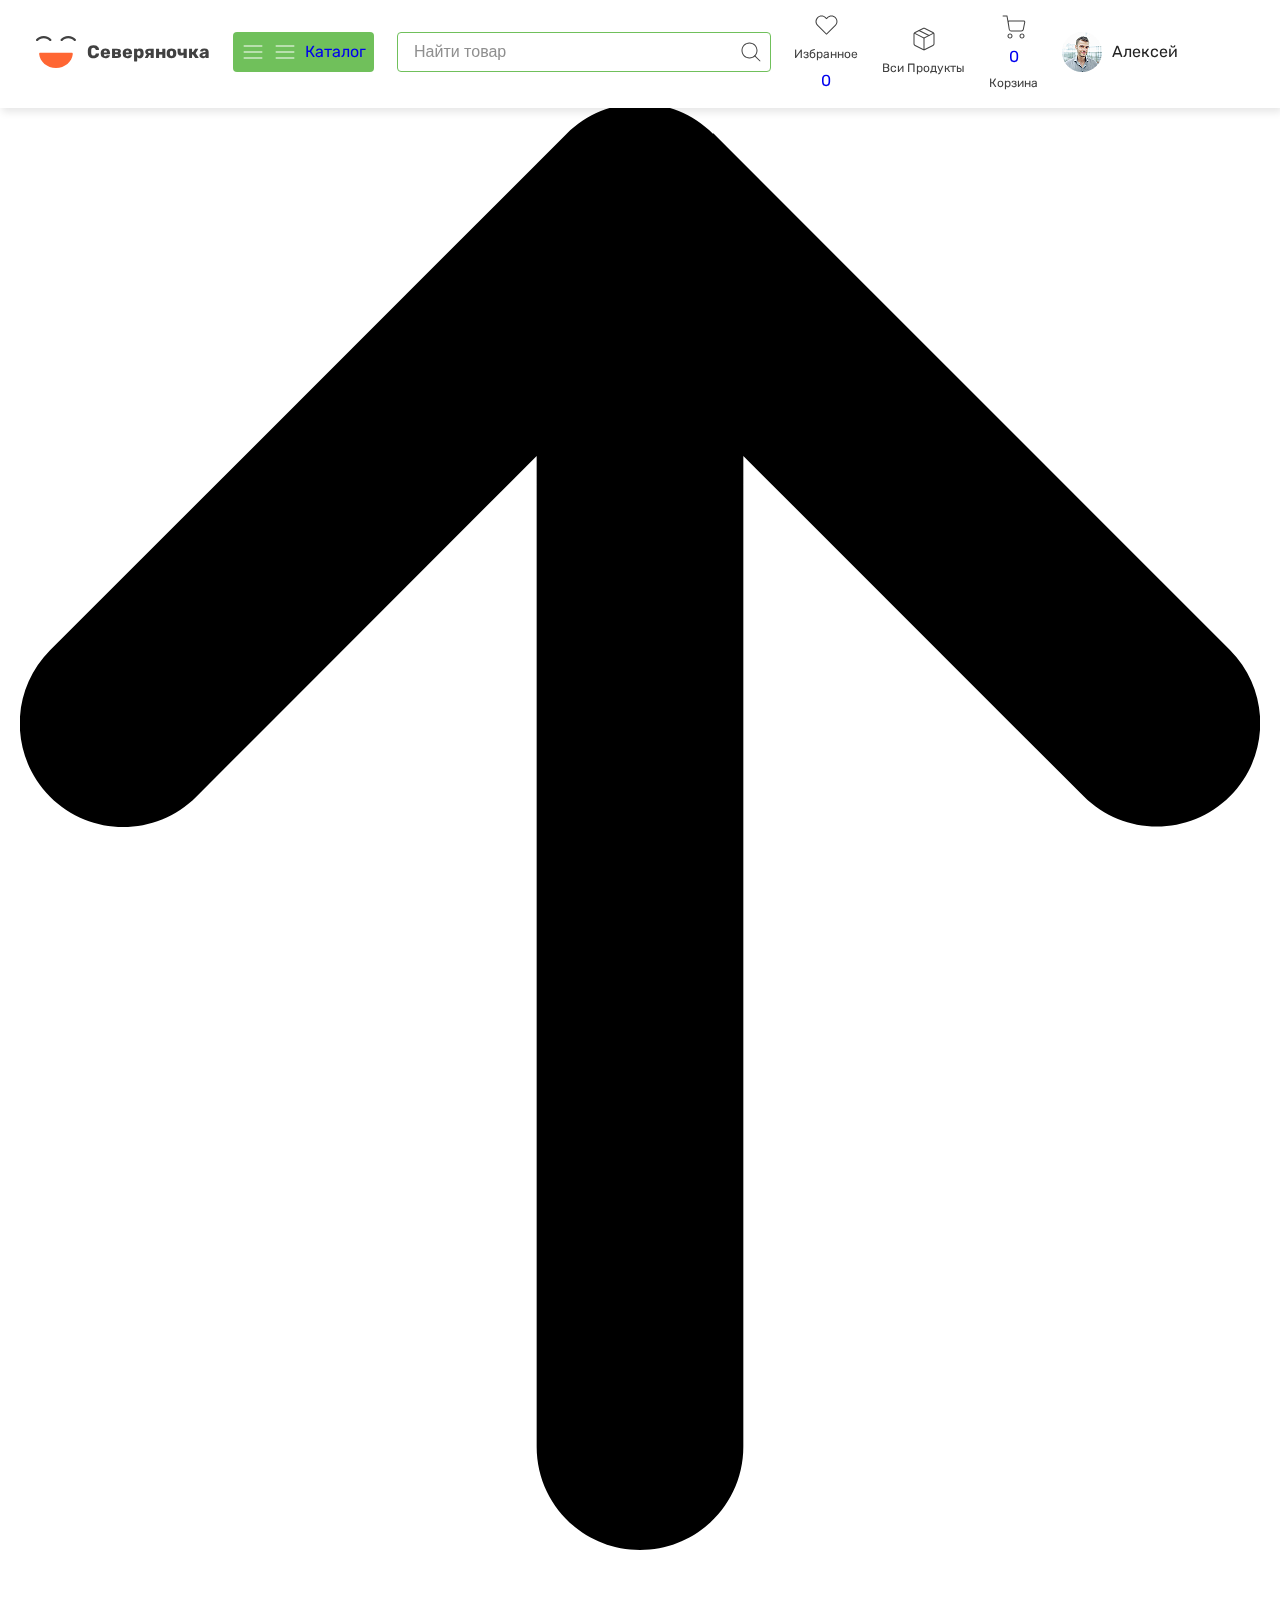
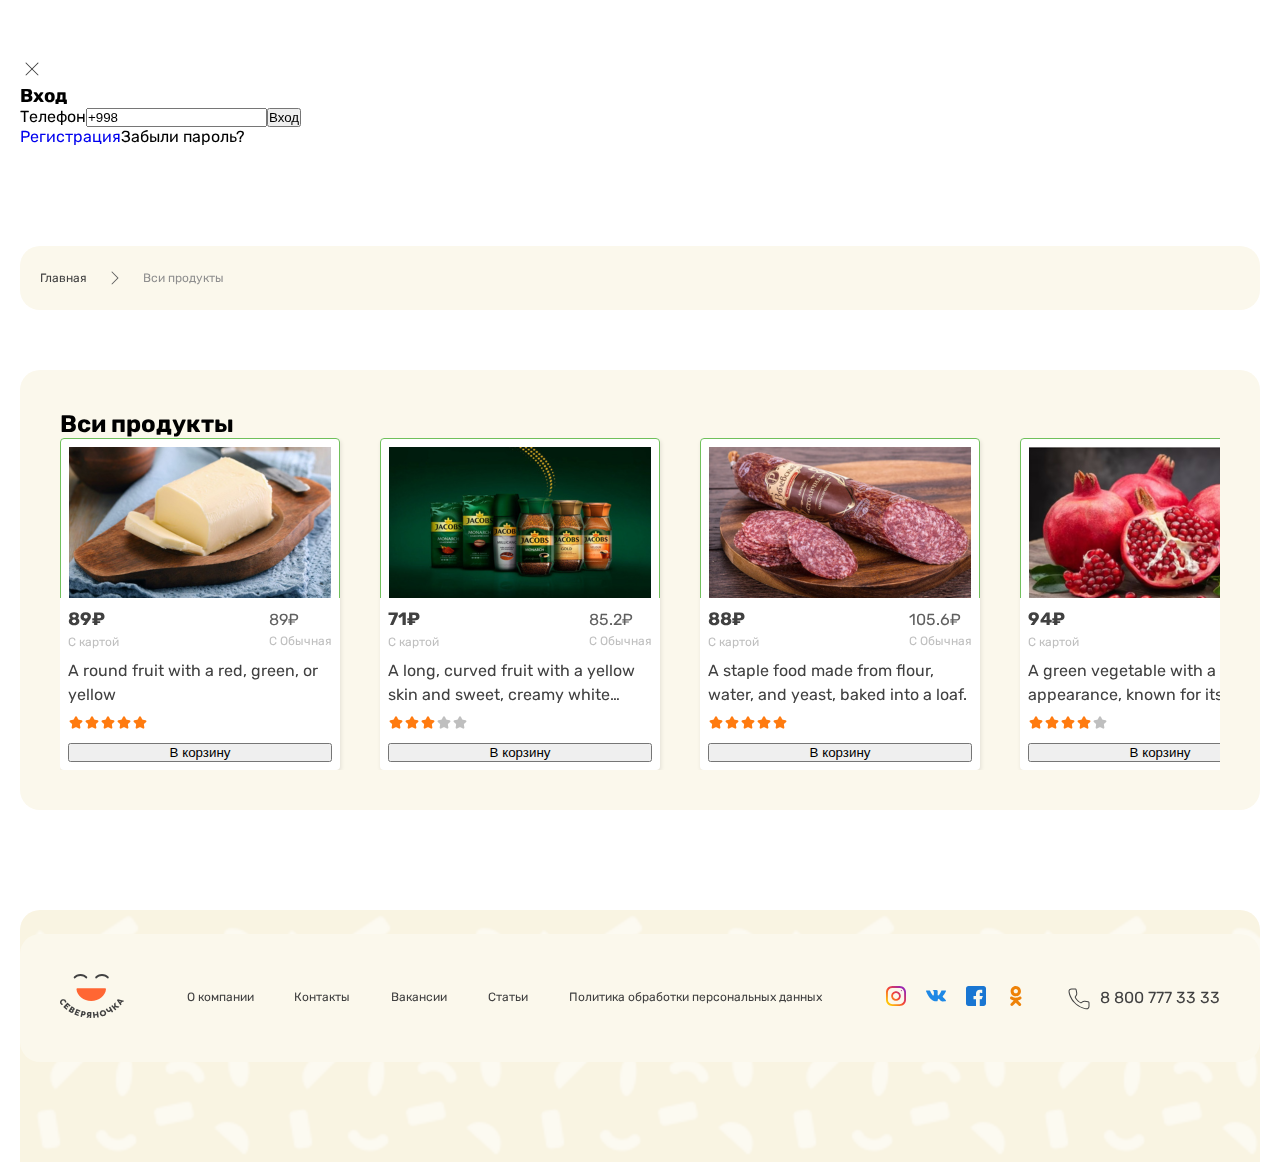
<file: pages/ВсиПродукты.html>
<!DOCTYPE html>
<html lang="ru">

<head>
  <meta charset="UTF-8">
  <meta name="viewport" content="width=device-width, initial-scale=1.0">
  <title>Вси Продукты</title>
  <link rel="icon" href="../images/components/logotiveIcon.svg">
  <link rel="stylesheet" href="../css/style.min.css">
</head>

<body>

  <div class="loadingBox"></div>


  <!--|| header ||-->

  <header class="header"></header>

  <ul class="category--menus" id="category__menus"></ul>

  <main>

    <nav aria-label="Breadcrumb">
      <div class="container">
        <ol>
          <li><a href="../index.html">Главная</a></li>
          <li>Вси продукты</li>
        </ol>
      </div>
    </nav>

    <section class="allProduct">
      <div class="container allProduct--wrapper">

        <h2>Вси продукты</h2>
        <div class="stock--cards allProduct--list">

        </div>
      </div>
    </section>

  </main>


  <!--|| footer ||-->

  <footer class="footer"></footer>

  <script src="../Js/Datas/product-data.js"></script>
  <script src="../Js/Datas/offerSectionData.js"></script>
  <script src="../Js/Datas/articleData.js"></script>
  <script src="../Js/Datas/category-data.js"></script>

  <!-- ||components codes|| -->

  <script src="../Js/base/headerAndFooter.js"></script>
  <script src="../Js/components/main.js"></script>
  <script src="../Js/components/loading.js"></script>


  <!-- || add cards for only categories page || -->

  <script type="module" src="../Js/ВсиПродукты/creatProductCard.js"></script>

</body>

</html>
</file>
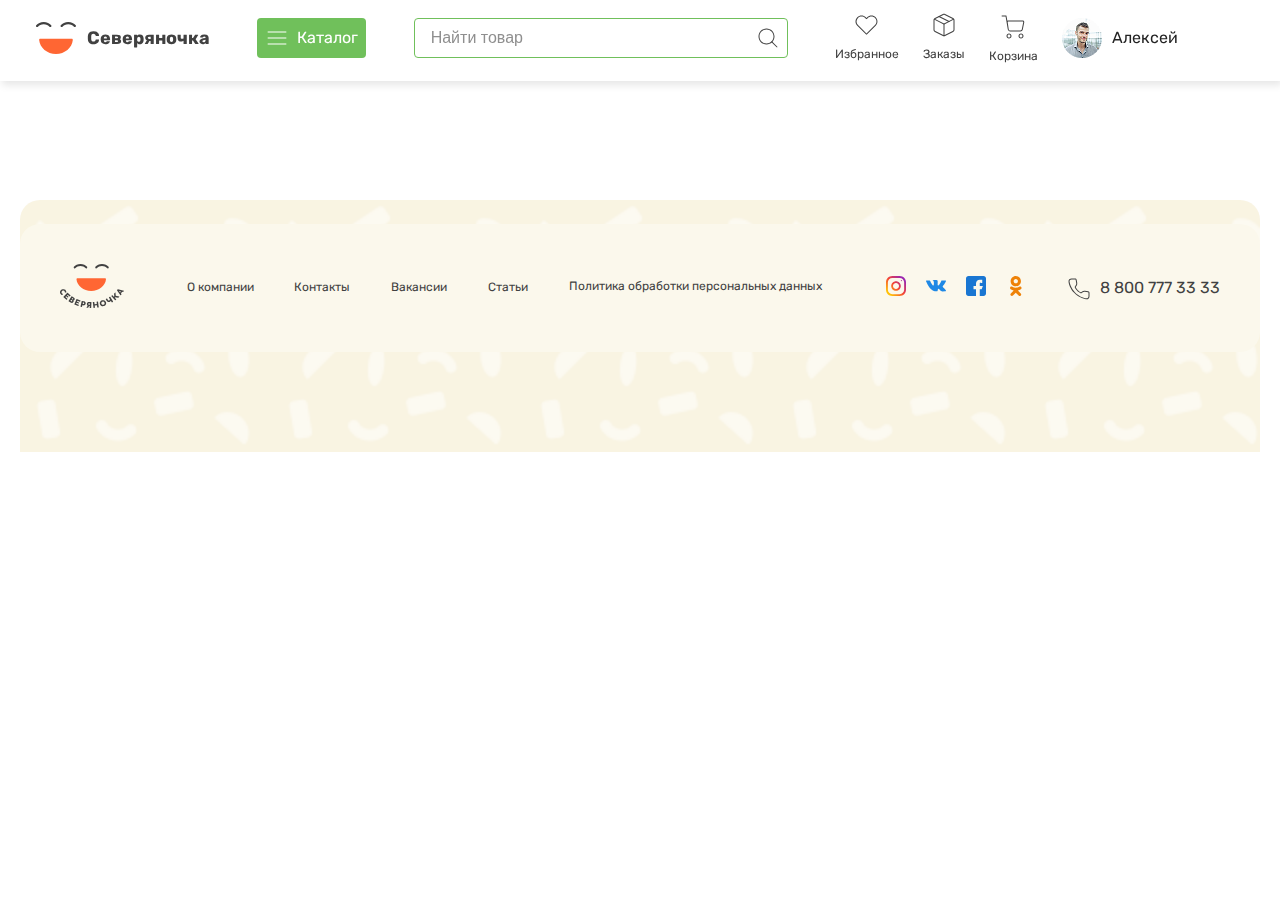
<file: pages/Заказы.html>
<!DOCTYPE html>
<html lang="ru">

<head>
  <meta charset="UTF-8">
  <meta name="viewport" content="width=device-width, initial-scale=1.0">
  <title>Заказы</title>
  <link rel="icon" href="../images/components/logotiveIcon.svg">
  <link rel="stylesheet" href="../css/style.min.css">
</head>

<body>

  <!--|| header ||-->

  <header class="header">
    <nav>
      <div class=" container header--bd">
        <div class="header--brand">
          <a href="../index.html">
            <svg width="40" height="32" viewBox="0 0 40 32" fill="none" xmlns="http://www.w3.org/2000/svg">
              <path
                d="M35.6689 16.8188H4.28623C3.62872 16.8188 3.09179 17.3762 3.15209 18.0341C3.84119 25.8487 11.1112 31.9997 19.9776 31.9997C28.844 31.9997 36.1139 25.8515 36.803 18.0341C36.8605 17.3762 36.3264 16.8188 35.6689 16.8188Z"
                fill="#FF6633" />
              <path fill-rule="evenodd" clip-rule="evenodd"
                d="M0.225147 3.33137C1.7887 1.27854 4.60645 0 7.711 0C10.8155 0 13.6333 1.27854 15.1969 3.33137C15.5659 3.81589 15.4714 4.50716 14.9858 4.87537C14.5001 5.24357 13.8073 5.14928 13.4383 4.66476C12.3661 3.25707 10.2569 2.20377 7.711 2.20377C5.16509 2.20377 3.05591 3.25707 1.98374 4.66476C1.6147 5.14928 0.921857 5.24357 0.436236 4.87537C-0.0493858 4.50716 -0.143894 3.81589 0.225147 3.33137Z"
                fill="#414141" />
              <path fill-rule="evenodd" clip-rule="evenodd"
                d="M24.7671 3.33137C26.3307 1.27854 29.1484 0 32.253 0C35.3552 0 38.1721 1.27884 39.7381 3.33045C40.1077 3.81458 40.0139 4.50596 39.5287 4.87467C39.0434 5.24338 38.3505 5.14981 37.981 4.66568C36.9055 3.25676 34.7955 2.20377 32.253 2.20377C29.7071 2.20377 27.5979 3.25707 26.5257 4.66476C26.1567 5.14928 25.4638 5.24357 24.9782 4.87537C24.4926 4.50716 24.3981 3.81589 24.7671 3.33137Z"
                fill="#414141" />
            </svg>

            <span class="header--brand_span">Северяночка</span>
          </a>
        </div>
        <a href="../pages/Категории.html" class="header--menuLink"><span>Каталог</span></a>
        <form>
          <input type="search" id="search" placeholder="Найти товар">
          <label for="search"><img src="../images/components/search.svg" alt="Найти товар"></label>
        </form>
        <ul class="header--menu">
          <li>
            <a href="../pages/Избраное.html">
              <svg width="25" height="24" viewBox="0 0 25 24" xmlns="http://www.w3.org/2000/svg">
                <path fill-rule="evenodd" clip-rule="evenodd"
                  d="M13.2046 4.25632C14.3299 3.13054 15.8564 2.49805 17.4482 2.49805C19.0399 2.49805 20.5664 3.13051 21.6916 4.25624C22.8174 5.38152 23.45 6.90816 23.45 8.49987C23.45 10.0916 22.8175 11.6181 21.6917 12.7434C21.6917 12.7435 21.6917 12.7434 21.6917 12.7434L12.8517 21.5834C12.6565 21.7787 12.3399 21.7787 12.1446 21.5834L3.30461 12.7434C0.960963 10.3998 0.960963 6.59997 3.30461 4.25632C5.64826 1.91267 9.44807 1.91267 11.7917 4.25632L12.4982 4.96277L13.2046 4.25632C13.2046 4.25629 13.2046 4.25635 13.2046 4.25632ZM17.4482 3.49805C16.1217 3.49805 14.8496 4.02515 13.9118 4.96334L12.8517 6.02343C12.758 6.11719 12.6308 6.16987 12.4982 6.16987C12.3656 6.16987 12.2384 6.11719 12.1446 6.02343L11.0846 4.96343C9.13149 3.0103 5.96484 3.0103 4.01172 4.96343C2.05859 6.91655 2.05859 10.0832 4.01172 12.0363L12.4982 20.5228L20.9846 12.0363C21.9228 11.0986 22.45 9.82636 22.45 8.49987C22.45 7.17338 21.9229 5.90126 20.9847 4.96351C20.0469 4.02532 18.7747 3.49805 17.4482 3.49805Z" />
              </svg>
              <span>Избранное</span>
            </a>
          </li>
          <li>
            <a href="../pages/СтолЗаказов.html">
              <svg width="24" height="24" viewBox="0 0 24 24" xmlns="http://www.w3.org/2000/svg">
                <path fill-rule="evenodd" clip-rule="evenodd"
                  d="M11.3325 1.89792C11.3324 1.89801 11.3327 1.89782 11.3325 1.89792L3.33366 5.89736L3.33255 5.89792C2.82288 6.15117 2.50045 6.67105 2.50005 7.24015V16.7636C2.49608 17.3335 2.81541 17.8564 3.32416 18.1132C3.32387 18.113 3.32445 18.1133 3.32416 18.1132L11.3237 22.1129C11.7462 22.3244 12.2438 22.3244 12.6663 22.113L20.6664 18.1129L20.6675 18.1124C21.1773 17.8591 21.4997 17.3391 21.5 16.7699V7.24042C21.4997 6.67121 21.1773 6.15121 20.6675 5.89792L20.6664 5.89736L12.6675 1.89792C12.6674 1.89782 12.6677 1.89801 12.6675 1.89792C12.2474 1.68935 11.7527 1.68934 11.3325 1.89792ZM10.8875 1.00238C11.5883 0.654153 12.4118 0.654153 13.1125 1.00238L13.1137 1.00293L21.1125 5.00238C21.1124 5.0023 21.1127 5.00247 21.1125 5.00238C21.9618 5.42464 22.4995 6.29138 22.5 7.23988V16.7701C22.4995 17.7186 21.9624 18.5853 21.1132 19.0076C21.113 19.0077 21.1134 19.0075 21.1132 19.0076L13.1138 23.0073C13.1138 23.0073 13.1138 23.0073 13.1138 23.0073C12.4097 23.3596 11.5806 23.3597 10.8764 23.0074C10.8764 23.0073 10.8765 23.0074 10.8764 23.0074L2.87644 19.0074L2.87506 19.0067C2.02685 18.5793 1.49413 17.7082 1.50005 16.7585V7.24015C1.50055 6.29169 2.03772 5.42496 2.88695 5.00268C2.88675 5.00278 2.88715 5.00258 2.88695 5.00268L10.8864 1.00294L10.8875 1.00238Z" />
                <path fill-rule="evenodd" clip-rule="evenodd"
                  d="M1.87321 5.93617C1.9967 5.68918 2.29704 5.58907 2.54403 5.71256L12.0004 10.4408L21.4568 5.71256C21.7038 5.58907 22.0041 5.68918 22.1276 5.93617C22.2511 6.18316 22.151 6.4835 21.904 6.60699L12.224 11.447C12.0833 11.5174 11.9176 11.5174 11.7768 11.447L2.09682 6.60699C1.84983 6.4835 1.74971 6.18316 1.87321 5.93617Z" />
                <path fill-rule="evenodd" clip-rule="evenodd"
                  d="M12 10.5C12.2761 10.5 12.5 10.7239 12.5 11V22.76C12.5 23.0361 12.2761 23.26 12 23.26C11.7239 23.26 11.5 23.0361 11.5 22.76V11C11.5 10.7239 11.7239 10.5 12 10.5Z" />
                <path fill-rule="evenodd" clip-rule="evenodd"
                  d="M6.5529 3.2765C6.67639 3.02951 6.97673 2.9294 7.22372 3.0529L17.2237 8.0529C17.4707 8.17639 17.5708 8.47673 17.4473 8.72372C17.3238 8.97071 17.0235 9.07082 16.7765 8.94732L6.7765 3.94732C6.52951 3.82383 6.4294 3.52349 6.5529 3.2765Z" />
              </svg>

              <span>Заказы</span>
            </a>
          </li>
          <li>
            <a href="../pages/Корзина.html">
              <svg width="24" height="28" viewBox="0 0 24 28" xmlns="http://www.w3.org/2000/svg">
                <path fill-rule="evenodd" clip-rule="evenodd"
                  d="M5.5 25C5.5 23.6193 6.61929 22.5 8 22.5C9.38071 22.5 10.5 23.6193 10.5 25C10.5 26.3807 9.38071 27.5 8 27.5C6.61929 27.5 5.5 26.3807 5.5 25ZM8 23.5C7.17157 23.5 6.5 24.1716 6.5 25C6.5 25.8284 7.17157 26.5 8 26.5C8.82843 26.5 9.5 25.8284 9.5 25C9.5 24.1716 8.82843 23.5 8 23.5Z" />
                <path fill-rule="evenodd" clip-rule="evenodd"
                  d="M17.5 25C17.5 23.6193 18.6193 22.5 20 22.5C21.3807 22.5 22.5 23.6193 22.5 25C22.5 26.3807 21.3807 27.5 20 27.5C18.6193 27.5 17.5 26.3807 17.5 25ZM20 23.5C19.1716 23.5 18.5 24.1716 18.5 25C18.5 25.8284 19.1716 26.5 20 26.5C20.8284 26.5 21.5 25.8284 21.5 25C21.5 24.1716 20.8284 23.5 20 23.5Z" />
                <path fill-rule="evenodd" clip-rule="evenodd"
                  d="M1 4.5C0.723858 4.5 0.5 4.72386 0.5 5C0.5 5.27614 0.723858 5.5 1 5.5H4.58051C5.33783 9.79147 6.10333 14.0643 6.74931 18.3709C6.93288 19.5947 7.98416 20.5 9.22165 20.5H19.3597C20.5514 20.5 21.5774 19.6588 21.8111 18.4903L23.2503 11.2942C23.436 10.366 22.726 9.5 21.7795 9.5H7.16046C6.8575 9.5 6.57797 9.58901 6.34436 9.74093L5.49239 4.91311C5.45023 4.67418 5.24262 4.5 5 4.5H1ZM6.666 11.0742C6.62065 10.7719 6.85478 10.5 7.16046 10.5H21.7795C22.095 10.5 22.3316 10.7887 22.2698 11.0981L20.8305 18.2942C20.6903 18.9953 20.0747 19.5 19.3597 19.5H9.22165C8.47916 19.5 7.84839 18.9568 7.73825 18.2225L6.666 11.0742Z" />
              </svg>

              <span>Корзина</span>
            </a>
          </li>
          <li class="header--menu__me">
            <img src="../images/components/avatar.png" alt="avatar">
            <span>Алексей</span>
          </li>
        </ul>
      </div>

      <div class=" container header--md">

        <div class="header--brand">
          <a href="../index.html">
            <svg width="40" height="32" viewBox="0 0 40 32" fill="none" xmlns="http://www.w3.org/2000/svg">
              <path
                d="M35.6689 16.8188H4.28623C3.62872 16.8188 3.09179 17.3762 3.15209 18.0341C3.84119 25.8487 11.1112 31.9997 19.9776 31.9997C28.844 31.9997 36.1139 25.8515 36.803 18.0341C36.8605 17.3762 36.3264 16.8188 35.6689 16.8188Z"
                fill="#FF6633" />
              <path fill-rule="evenodd" clip-rule="evenodd"
                d="M0.225147 3.33137C1.7887 1.27854 4.60645 0 7.711 0C10.8155 0 13.6333 1.27854 15.1969 3.33137C15.5659 3.81589 15.4714 4.50716 14.9858 4.87537C14.5001 5.24357 13.8073 5.14928 13.4383 4.66476C12.3661 3.25707 10.2569 2.20377 7.711 2.20377C5.16509 2.20377 3.05591 3.25707 1.98374 4.66476C1.6147 5.14928 0.921857 5.24357 0.436236 4.87537C-0.0493858 4.50716 -0.143894 3.81589 0.225147 3.33137Z"
                fill="#414141" />
              <path fill-rule="evenodd" clip-rule="evenodd"
                d="M24.7671 3.33137C26.3307 1.27854 29.1484 0 32.253 0C35.3552 0 38.1721 1.27884 39.7381 3.33045C40.1077 3.81458 40.0139 4.50596 39.5287 4.87467C39.0434 5.24338 38.3505 5.14981 37.981 4.66568C36.9055 3.25676 34.7955 2.20377 32.253 2.20377C29.7071 2.20377 27.5979 3.25707 26.5257 4.66476C26.1567 5.14928 25.4638 5.24357 24.9782 4.87537C24.4926 4.50716 24.3981 3.81589 24.7671 3.33137Z"
                fill="#414141" />
            </svg>
          </a>
        </div>

        <form>
          <input type="search" id="search" placeholder="Найти товар">
          <label for="search"><img src="../images/components/search.svg" alt="Найти товар"></label>
        </form>

        <ul class="header--menu header--md__menu">
          <li>
            <a href="../pages/Категории.html" class="header--menuLink"><span>Каталог</span></a>
          </li>
          <li>
            <a href="../pages/Избраное.html">
              <svg width="25" height="24" viewBox="0 0 25 24" xmlns="http://www.w3.org/2000/svg">
                <path fill-rule="evenodd" clip-rule="evenodd"
                  d="M13.2046 4.25632C14.3299 3.13054 15.8564 2.49805 17.4482 2.49805C19.0399 2.49805 20.5664 3.13051 21.6916 4.25624C22.8174 5.38152 23.45 6.90816 23.45 8.49987C23.45 10.0916 22.8175 11.6181 21.6917 12.7434C21.6917 12.7435 21.6917 12.7434 21.6917 12.7434L12.8517 21.5834C12.6565 21.7787 12.3399 21.7787 12.1446 21.5834L3.30461 12.7434C0.960963 10.3998 0.960963 6.59997 3.30461 4.25632C5.64826 1.91267 9.44807 1.91267 11.7917 4.25632L12.4982 4.96277L13.2046 4.25632C13.2046 4.25629 13.2046 4.25635 13.2046 4.25632ZM17.4482 3.49805C16.1217 3.49805 14.8496 4.02515 13.9118 4.96334L12.8517 6.02343C12.758 6.11719 12.6308 6.16987 12.4982 6.16987C12.3656 6.16987 12.2384 6.11719 12.1446 6.02343L11.0846 4.96343C9.13149 3.0103 5.96484 3.0103 4.01172 4.96343C2.05859 6.91655 2.05859 10.0832 4.01172 12.0363L12.4982 20.5228L20.9846 12.0363C21.9228 11.0986 22.45 9.82636 22.45 8.49987C22.45 7.17338 21.9229 5.90126 20.9847 4.96351C20.0469 4.02532 18.7747 3.49805 17.4482 3.49805Z" />
              </svg>
              <span>Избранное</span>
            </a>
          </li>
          <li>
            <a href="../pages/СтолЗаказов.html">
              <svg width="24" height="24" viewBox="0 0 24 24" xmlns="http://www.w3.org/2000/svg">
                <path fill-rule="evenodd" clip-rule="evenodd"
                  d="M11.3325 1.89792C11.3324 1.89801 11.3327 1.89782 11.3325 1.89792L3.33366 5.89736L3.33255 5.89792C2.82288 6.15117 2.50045 6.67105 2.50005 7.24015V16.7636C2.49608 17.3335 2.81541 17.8564 3.32416 18.1132C3.32387 18.113 3.32445 18.1133 3.32416 18.1132L11.3237 22.1129C11.7462 22.3244 12.2438 22.3244 12.6663 22.113L20.6664 18.1129L20.6675 18.1124C21.1773 17.8591 21.4997 17.3391 21.5 16.7699V7.24042C21.4997 6.67121 21.1773 6.15121 20.6675 5.89792L20.6664 5.89736L12.6675 1.89792C12.6674 1.89782 12.6677 1.89801 12.6675 1.89792C12.2474 1.68935 11.7527 1.68934 11.3325 1.89792ZM10.8875 1.00238C11.5883 0.654153 12.4118 0.654153 13.1125 1.00238L13.1137 1.00293L21.1125 5.00238C21.1124 5.0023 21.1127 5.00247 21.1125 5.00238C21.9618 5.42464 22.4995 6.29138 22.5 7.23988V16.7701C22.4995 17.7186 21.9624 18.5853 21.1132 19.0076C21.113 19.0077 21.1134 19.0075 21.1132 19.0076L13.1138 23.0073C13.1138 23.0073 13.1138 23.0073 13.1138 23.0073C12.4097 23.3596 11.5806 23.3597 10.8764 23.0074C10.8764 23.0073 10.8765 23.0074 10.8764 23.0074L2.87644 19.0074L2.87506 19.0067C2.02685 18.5793 1.49413 17.7082 1.50005 16.7585V7.24015C1.50055 6.29169 2.03772 5.42496 2.88695 5.00268C2.88675 5.00278 2.88715 5.00258 2.88695 5.00268L10.8864 1.00294L10.8875 1.00238Z" />
                <path fill-rule="evenodd" clip-rule="evenodd"
                  d="M1.87321 5.93617C1.9967 5.68918 2.29704 5.58907 2.54403 5.71256L12.0004 10.4408L21.4568 5.71256C21.7038 5.58907 22.0041 5.68918 22.1276 5.93617C22.2511 6.18316 22.151 6.4835 21.904 6.60699L12.224 11.447C12.0833 11.5174 11.9176 11.5174 11.7768 11.447L2.09682 6.60699C1.84983 6.4835 1.74971 6.18316 1.87321 5.93617Z" />
                <path fill-rule="evenodd" clip-rule="evenodd"
                  d="M12 10.5C12.2761 10.5 12.5 10.7239 12.5 11V22.76C12.5 23.0361 12.2761 23.26 12 23.26C11.7239 23.26 11.5 23.0361 11.5 22.76V11C11.5 10.7239 11.7239 10.5 12 10.5Z" />
                <path fill-rule="evenodd" clip-rule="evenodd"
                  d="M6.5529 3.2765C6.67639 3.02951 6.97673 2.9294 7.22372 3.0529L17.2237 8.0529C17.4707 8.17639 17.5708 8.47673 17.4473 8.72372C17.3238 8.97071 17.0235 9.07082 16.7765 8.94732L6.7765 3.94732C6.52951 3.82383 6.4294 3.52349 6.5529 3.2765Z" />
              </svg>

              <span>Заказы</span>
            </a>
          </li>
          <li>
            <a href="../pages/Корзина.html">
              <svg width="24" height="28" viewBox="0 0 24 28" xmlns="http://www.w3.org/2000/svg">
                <path fill-rule="evenodd" clip-rule="evenodd"
                  d="M5.5 25C5.5 23.6193 6.61929 22.5 8 22.5C9.38071 22.5 10.5 23.6193 10.5 25C10.5 26.3807 9.38071 27.5 8 27.5C6.61929 27.5 5.5 26.3807 5.5 25ZM8 23.5C7.17157 23.5 6.5 24.1716 6.5 25C6.5 25.8284 7.17157 26.5 8 26.5C8.82843 26.5 9.5 25.8284 9.5 25C9.5 24.1716 8.82843 23.5 8 23.5Z" />
                <path fill-rule="evenodd" clip-rule="evenodd"
                  d="M17.5 25C17.5 23.6193 18.6193 22.5 20 22.5C21.3807 22.5 22.5 23.6193 22.5 25C22.5 26.3807 21.3807 27.5 20 27.5C18.6193 27.5 17.5 26.3807 17.5 25ZM20 23.5C19.1716 23.5 18.5 24.1716 18.5 25C18.5 25.8284 19.1716 26.5 20 26.5C20.8284 26.5 21.5 25.8284 21.5 25C21.5 24.1716 20.8284 23.5 20 23.5Z" />
                <path fill-rule="evenodd" clip-rule="evenodd"
                  d="M1 4.5C0.723858 4.5 0.5 4.72386 0.5 5C0.5 5.27614 0.723858 5.5 1 5.5H4.58051C5.33783 9.79147 6.10333 14.0643 6.74931 18.3709C6.93288 19.5947 7.98416 20.5 9.22165 20.5H19.3597C20.5514 20.5 21.5774 19.6588 21.8111 18.4903L23.2503 11.2942C23.436 10.366 22.726 9.5 21.7795 9.5H7.16046C6.8575 9.5 6.57797 9.58901 6.34436 9.74093L5.49239 4.91311C5.45023 4.67418 5.24262 4.5 5 4.5H1ZM6.666 11.0742C6.62065 10.7719 6.85478 10.5 7.16046 10.5H21.7795C22.095 10.5 22.3316 10.7887 22.2698 11.0981L20.8305 18.2942C20.6903 18.9953 20.0747 19.5 19.3597 19.5H9.22165C8.47916 19.5 7.84839 18.9568 7.73825 18.2225L6.666 11.0742Z" />
              </svg>

              <span>Корзина</span>
            </a>
          </li>
          <li class="header--menu__me">
            <img src="../images/components/avatar.png" alt="avatar">
          </li>
        </ul>
      </div>

    </nav>
  </header>


  <main>

    <section></section>

  </main>


  <!--|| footer ||-->

  <footer class="footer">
    <div class="footer--wrapper container">
      <a href="../index.html">
        <img src="../images/components/footerLogo.svg" alt="site logotive">
      </a>
      <nav>
        <ul>
          <li><a href="../pages/oНас.html">О компании</a></li>
          <li><a href="../pages/Контакты.html">Контакты</a></li>
          <li><a href="../pages/Вакансии.html">Вакансии</a></li>
          <li><a href="../pages/Заказы.html">Статьи</a></li>
          <li>
            <p>Политика обработки персональных данных</p>
          </li>
        </ul>
      </nav>
      <div class="footer--social">
        <ul>
          <li><a href="https://www.instagram.com/"><img src="../images/components/instagram.svg"
                alt="inter the instagram"></a></li>
          <li><a href="https://vk.com/"><img src="../images/components/vkontakte.svg" alt="inter the vk"></a></li>
          <li><a href="https://www.facebook.com/"><img src="../images/components/facebook.svg"
                alt="inter the facebook"></a></li>
          <li><a href="https://ok.ru/"><img src="../images/components/ok.svg" alt="inter the ok"></a></li>
        </ul>
        <a href="tel:8 800 777 33 33">8 800 777 33 33</a>
      </div>
    </div>
  </footer>

</body>

</html>
</file>
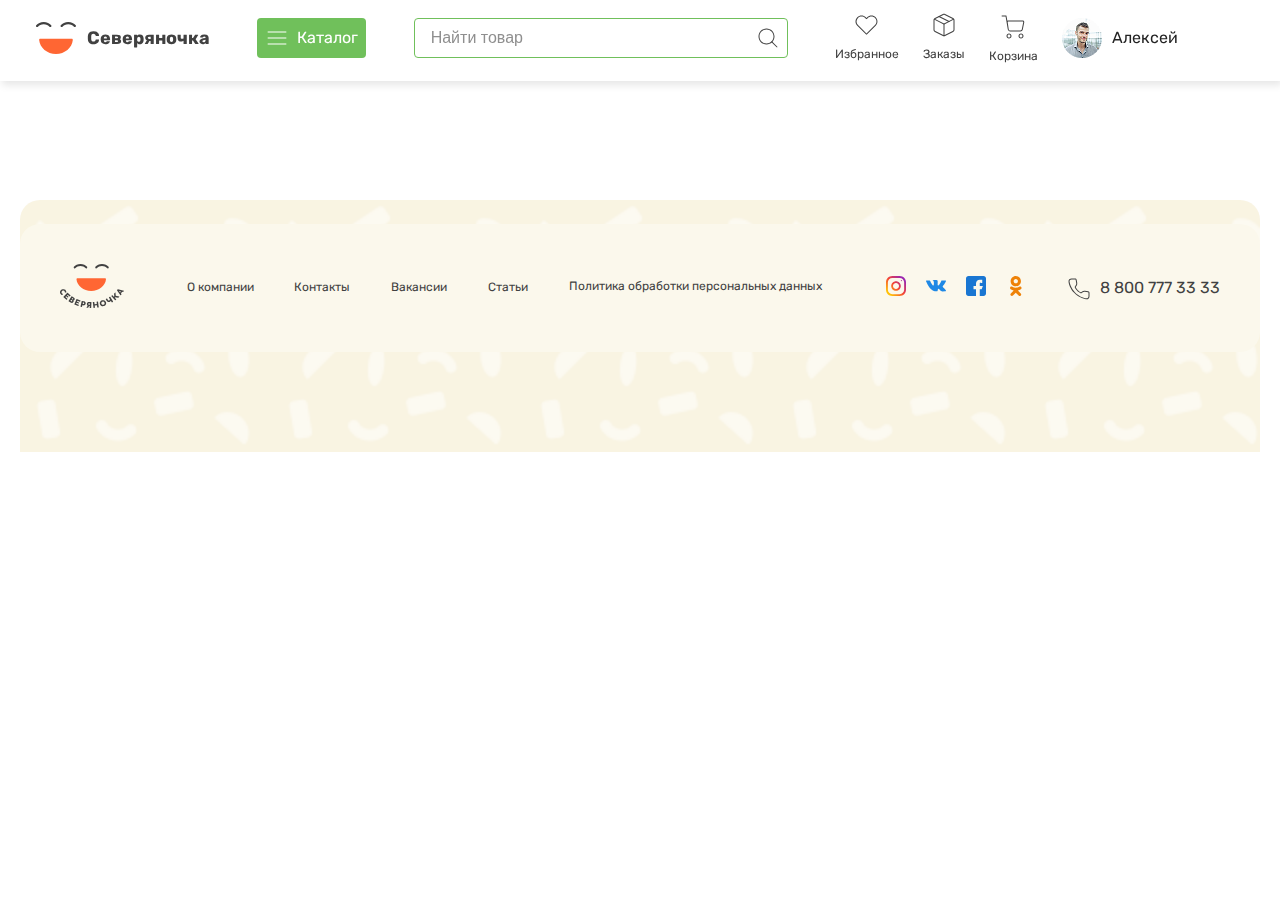
<file: pages/Избраное.html>
<!DOCTYPE html>
<html lang="ru">

<head>
  <meta charset="UTF-8">
  <meta name="viewport" content="width=device-width, initial-scale=1.0">
  <title>Избраное</title>
  <link rel="icon" href="../images/components/logotiveIcon.svg">
  <link rel="stylesheet" href="../css/style.min.css">
</head>

<body>

  <!--|| header ||-->

  <header class="header">
    <nav>
      <div class=" container header--bd">
        <div class="header--brand">
          <a href="../index.html">
            <svg width="40" height="32" viewBox="0 0 40 32" fill="none" xmlns="http://www.w3.org/2000/svg">
              <path
                d="M35.6689 16.8188H4.28623C3.62872 16.8188 3.09179 17.3762 3.15209 18.0341C3.84119 25.8487 11.1112 31.9997 19.9776 31.9997C28.844 31.9997 36.1139 25.8515 36.803 18.0341C36.8605 17.3762 36.3264 16.8188 35.6689 16.8188Z"
                fill="#FF6633" />
              <path fill-rule="evenodd" clip-rule="evenodd"
                d="M0.225147 3.33137C1.7887 1.27854 4.60645 0 7.711 0C10.8155 0 13.6333 1.27854 15.1969 3.33137C15.5659 3.81589 15.4714 4.50716 14.9858 4.87537C14.5001 5.24357 13.8073 5.14928 13.4383 4.66476C12.3661 3.25707 10.2569 2.20377 7.711 2.20377C5.16509 2.20377 3.05591 3.25707 1.98374 4.66476C1.6147 5.14928 0.921857 5.24357 0.436236 4.87537C-0.0493858 4.50716 -0.143894 3.81589 0.225147 3.33137Z"
                fill="#414141" />
              <path fill-rule="evenodd" clip-rule="evenodd"
                d="M24.7671 3.33137C26.3307 1.27854 29.1484 0 32.253 0C35.3552 0 38.1721 1.27884 39.7381 3.33045C40.1077 3.81458 40.0139 4.50596 39.5287 4.87467C39.0434 5.24338 38.3505 5.14981 37.981 4.66568C36.9055 3.25676 34.7955 2.20377 32.253 2.20377C29.7071 2.20377 27.5979 3.25707 26.5257 4.66476C26.1567 5.14928 25.4638 5.24357 24.9782 4.87537C24.4926 4.50716 24.3981 3.81589 24.7671 3.33137Z"
                fill="#414141" />
            </svg>

            <span class="header--brand_span">Северяночка</span>
          </a>
        </div>
        <a href="../pages/Категории.html" class="header--menuLink"><span>Каталог</span></a>
        <form>
          <input type="search" id="search" placeholder="Найти товар">
          <label for="search"><img src="../images/components/search.svg" alt="Найти товар"></label>
        </form>
        <ul class="header--menu">
          <li>
            <a href="../pages/Избраное.html">
              <svg width="25" height="24" viewBox="0 0 25 24" xmlns="http://www.w3.org/2000/svg">
                <path fill-rule="evenodd" clip-rule="evenodd"
                  d="M13.2046 4.25632C14.3299 3.13054 15.8564 2.49805 17.4482 2.49805C19.0399 2.49805 20.5664 3.13051 21.6916 4.25624C22.8174 5.38152 23.45 6.90816 23.45 8.49987C23.45 10.0916 22.8175 11.6181 21.6917 12.7434C21.6917 12.7435 21.6917 12.7434 21.6917 12.7434L12.8517 21.5834C12.6565 21.7787 12.3399 21.7787 12.1446 21.5834L3.30461 12.7434C0.960963 10.3998 0.960963 6.59997 3.30461 4.25632C5.64826 1.91267 9.44807 1.91267 11.7917 4.25632L12.4982 4.96277L13.2046 4.25632C13.2046 4.25629 13.2046 4.25635 13.2046 4.25632ZM17.4482 3.49805C16.1217 3.49805 14.8496 4.02515 13.9118 4.96334L12.8517 6.02343C12.758 6.11719 12.6308 6.16987 12.4982 6.16987C12.3656 6.16987 12.2384 6.11719 12.1446 6.02343L11.0846 4.96343C9.13149 3.0103 5.96484 3.0103 4.01172 4.96343C2.05859 6.91655 2.05859 10.0832 4.01172 12.0363L12.4982 20.5228L20.9846 12.0363C21.9228 11.0986 22.45 9.82636 22.45 8.49987C22.45 7.17338 21.9229 5.90126 20.9847 4.96351C20.0469 4.02532 18.7747 3.49805 17.4482 3.49805Z" />
              </svg>
              <span>Избранное</span>
            </a>
          </li>
          <li>
            <a href="../pages/СтолЗаказов.html">
              <svg width="24" height="24" viewBox="0 0 24 24" xmlns="http://www.w3.org/2000/svg">
                <path fill-rule="evenodd" clip-rule="evenodd"
                  d="M11.3325 1.89792C11.3324 1.89801 11.3327 1.89782 11.3325 1.89792L3.33366 5.89736L3.33255 5.89792C2.82288 6.15117 2.50045 6.67105 2.50005 7.24015V16.7636C2.49608 17.3335 2.81541 17.8564 3.32416 18.1132C3.32387 18.113 3.32445 18.1133 3.32416 18.1132L11.3237 22.1129C11.7462 22.3244 12.2438 22.3244 12.6663 22.113L20.6664 18.1129L20.6675 18.1124C21.1773 17.8591 21.4997 17.3391 21.5 16.7699V7.24042C21.4997 6.67121 21.1773 6.15121 20.6675 5.89792L20.6664 5.89736L12.6675 1.89792C12.6674 1.89782 12.6677 1.89801 12.6675 1.89792C12.2474 1.68935 11.7527 1.68934 11.3325 1.89792ZM10.8875 1.00238C11.5883 0.654153 12.4118 0.654153 13.1125 1.00238L13.1137 1.00293L21.1125 5.00238C21.1124 5.0023 21.1127 5.00247 21.1125 5.00238C21.9618 5.42464 22.4995 6.29138 22.5 7.23988V16.7701C22.4995 17.7186 21.9624 18.5853 21.1132 19.0076C21.113 19.0077 21.1134 19.0075 21.1132 19.0076L13.1138 23.0073C13.1138 23.0073 13.1138 23.0073 13.1138 23.0073C12.4097 23.3596 11.5806 23.3597 10.8764 23.0074C10.8764 23.0073 10.8765 23.0074 10.8764 23.0074L2.87644 19.0074L2.87506 19.0067C2.02685 18.5793 1.49413 17.7082 1.50005 16.7585V7.24015C1.50055 6.29169 2.03772 5.42496 2.88695 5.00268C2.88675 5.00278 2.88715 5.00258 2.88695 5.00268L10.8864 1.00294L10.8875 1.00238Z" />
                <path fill-rule="evenodd" clip-rule="evenodd"
                  d="M1.87321 5.93617C1.9967 5.68918 2.29704 5.58907 2.54403 5.71256L12.0004 10.4408L21.4568 5.71256C21.7038 5.58907 22.0041 5.68918 22.1276 5.93617C22.2511 6.18316 22.151 6.4835 21.904 6.60699L12.224 11.447C12.0833 11.5174 11.9176 11.5174 11.7768 11.447L2.09682 6.60699C1.84983 6.4835 1.74971 6.18316 1.87321 5.93617Z" />
                <path fill-rule="evenodd" clip-rule="evenodd"
                  d="M12 10.5C12.2761 10.5 12.5 10.7239 12.5 11V22.76C12.5 23.0361 12.2761 23.26 12 23.26C11.7239 23.26 11.5 23.0361 11.5 22.76V11C11.5 10.7239 11.7239 10.5 12 10.5Z" />
                <path fill-rule="evenodd" clip-rule="evenodd"
                  d="M6.5529 3.2765C6.67639 3.02951 6.97673 2.9294 7.22372 3.0529L17.2237 8.0529C17.4707 8.17639 17.5708 8.47673 17.4473 8.72372C17.3238 8.97071 17.0235 9.07082 16.7765 8.94732L6.7765 3.94732C6.52951 3.82383 6.4294 3.52349 6.5529 3.2765Z" />
              </svg>

              <span>Заказы</span>
            </a>
          </li>
          <li>
            <a href="../pages/Корзина.html">
              <svg width="24" height="28" viewBox="0 0 24 28" xmlns="http://www.w3.org/2000/svg">
                <path fill-rule="evenodd" clip-rule="evenodd"
                  d="M5.5 25C5.5 23.6193 6.61929 22.5 8 22.5C9.38071 22.5 10.5 23.6193 10.5 25C10.5 26.3807 9.38071 27.5 8 27.5C6.61929 27.5 5.5 26.3807 5.5 25ZM8 23.5C7.17157 23.5 6.5 24.1716 6.5 25C6.5 25.8284 7.17157 26.5 8 26.5C8.82843 26.5 9.5 25.8284 9.5 25C9.5 24.1716 8.82843 23.5 8 23.5Z" />
                <path fill-rule="evenodd" clip-rule="evenodd"
                  d="M17.5 25C17.5 23.6193 18.6193 22.5 20 22.5C21.3807 22.5 22.5 23.6193 22.5 25C22.5 26.3807 21.3807 27.5 20 27.5C18.6193 27.5 17.5 26.3807 17.5 25ZM20 23.5C19.1716 23.5 18.5 24.1716 18.5 25C18.5 25.8284 19.1716 26.5 20 26.5C20.8284 26.5 21.5 25.8284 21.5 25C21.5 24.1716 20.8284 23.5 20 23.5Z" />
                <path fill-rule="evenodd" clip-rule="evenodd"
                  d="M1 4.5C0.723858 4.5 0.5 4.72386 0.5 5C0.5 5.27614 0.723858 5.5 1 5.5H4.58051C5.33783 9.79147 6.10333 14.0643 6.74931 18.3709C6.93288 19.5947 7.98416 20.5 9.22165 20.5H19.3597C20.5514 20.5 21.5774 19.6588 21.8111 18.4903L23.2503 11.2942C23.436 10.366 22.726 9.5 21.7795 9.5H7.16046C6.8575 9.5 6.57797 9.58901 6.34436 9.74093L5.49239 4.91311C5.45023 4.67418 5.24262 4.5 5 4.5H1ZM6.666 11.0742C6.62065 10.7719 6.85478 10.5 7.16046 10.5H21.7795C22.095 10.5 22.3316 10.7887 22.2698 11.0981L20.8305 18.2942C20.6903 18.9953 20.0747 19.5 19.3597 19.5H9.22165C8.47916 19.5 7.84839 18.9568 7.73825 18.2225L6.666 11.0742Z" />
              </svg>

              <span>Корзина</span>
            </a>
          </li>
          <li class="header--menu__me">
            <img src="../images/components/avatar.png" alt="avatar">
            <span>Алексей</span>
          </li>
        </ul>
      </div>

      <div class=" container header--md">

        <div class="header--brand">
          <a href="../index.html">
            <svg width="40" height="32" viewBox="0 0 40 32" fill="none" xmlns="http://www.w3.org/2000/svg">
              <path
                d="M35.6689 16.8188H4.28623C3.62872 16.8188 3.09179 17.3762 3.15209 18.0341C3.84119 25.8487 11.1112 31.9997 19.9776 31.9997C28.844 31.9997 36.1139 25.8515 36.803 18.0341C36.8605 17.3762 36.3264 16.8188 35.6689 16.8188Z"
                fill="#FF6633" />
              <path fill-rule="evenodd" clip-rule="evenodd"
                d="M0.225147 3.33137C1.7887 1.27854 4.60645 0 7.711 0C10.8155 0 13.6333 1.27854 15.1969 3.33137C15.5659 3.81589 15.4714 4.50716 14.9858 4.87537C14.5001 5.24357 13.8073 5.14928 13.4383 4.66476C12.3661 3.25707 10.2569 2.20377 7.711 2.20377C5.16509 2.20377 3.05591 3.25707 1.98374 4.66476C1.6147 5.14928 0.921857 5.24357 0.436236 4.87537C-0.0493858 4.50716 -0.143894 3.81589 0.225147 3.33137Z"
                fill="#414141" />
              <path fill-rule="evenodd" clip-rule="evenodd"
                d="M24.7671 3.33137C26.3307 1.27854 29.1484 0 32.253 0C35.3552 0 38.1721 1.27884 39.7381 3.33045C40.1077 3.81458 40.0139 4.50596 39.5287 4.87467C39.0434 5.24338 38.3505 5.14981 37.981 4.66568C36.9055 3.25676 34.7955 2.20377 32.253 2.20377C29.7071 2.20377 27.5979 3.25707 26.5257 4.66476C26.1567 5.14928 25.4638 5.24357 24.9782 4.87537C24.4926 4.50716 24.3981 3.81589 24.7671 3.33137Z"
                fill="#414141" />
            </svg>
          </a>
        </div>

        <form>
          <input type="search" id="search" placeholder="Найти товар">
          <label for="search"><img src="../images/components/search.svg" alt="Найти товар"></label>
        </form>

        <ul class="header--menu header--md__menu">
          <li>
            <a href="../pages/Категории.html" class="header--menuLink"><span>Каталог</span></a>
          </li>
          <li>
            <a href="../pages/Избраное.html">
              <svg width="25" height="24" viewBox="0 0 25 24" xmlns="http://www.w3.org/2000/svg">
                <path fill-rule="evenodd" clip-rule="evenodd"
                  d="M13.2046 4.25632C14.3299 3.13054 15.8564 2.49805 17.4482 2.49805C19.0399 2.49805 20.5664 3.13051 21.6916 4.25624C22.8174 5.38152 23.45 6.90816 23.45 8.49987C23.45 10.0916 22.8175 11.6181 21.6917 12.7434C21.6917 12.7435 21.6917 12.7434 21.6917 12.7434L12.8517 21.5834C12.6565 21.7787 12.3399 21.7787 12.1446 21.5834L3.30461 12.7434C0.960963 10.3998 0.960963 6.59997 3.30461 4.25632C5.64826 1.91267 9.44807 1.91267 11.7917 4.25632L12.4982 4.96277L13.2046 4.25632C13.2046 4.25629 13.2046 4.25635 13.2046 4.25632ZM17.4482 3.49805C16.1217 3.49805 14.8496 4.02515 13.9118 4.96334L12.8517 6.02343C12.758 6.11719 12.6308 6.16987 12.4982 6.16987C12.3656 6.16987 12.2384 6.11719 12.1446 6.02343L11.0846 4.96343C9.13149 3.0103 5.96484 3.0103 4.01172 4.96343C2.05859 6.91655 2.05859 10.0832 4.01172 12.0363L12.4982 20.5228L20.9846 12.0363C21.9228 11.0986 22.45 9.82636 22.45 8.49987C22.45 7.17338 21.9229 5.90126 20.9847 4.96351C20.0469 4.02532 18.7747 3.49805 17.4482 3.49805Z" />
              </svg>
              <span>Избранное</span>
            </a>
          </li>
          <li>
            <a href="../pages/СтолЗаказов.html">
              <svg width="24" height="24" viewBox="0 0 24 24" xmlns="http://www.w3.org/2000/svg">
                <path fill-rule="evenodd" clip-rule="evenodd"
                  d="M11.3325 1.89792C11.3324 1.89801 11.3327 1.89782 11.3325 1.89792L3.33366 5.89736L3.33255 5.89792C2.82288 6.15117 2.50045 6.67105 2.50005 7.24015V16.7636C2.49608 17.3335 2.81541 17.8564 3.32416 18.1132C3.32387 18.113 3.32445 18.1133 3.32416 18.1132L11.3237 22.1129C11.7462 22.3244 12.2438 22.3244 12.6663 22.113L20.6664 18.1129L20.6675 18.1124C21.1773 17.8591 21.4997 17.3391 21.5 16.7699V7.24042C21.4997 6.67121 21.1773 6.15121 20.6675 5.89792L20.6664 5.89736L12.6675 1.89792C12.6674 1.89782 12.6677 1.89801 12.6675 1.89792C12.2474 1.68935 11.7527 1.68934 11.3325 1.89792ZM10.8875 1.00238C11.5883 0.654153 12.4118 0.654153 13.1125 1.00238L13.1137 1.00293L21.1125 5.00238C21.1124 5.0023 21.1127 5.00247 21.1125 5.00238C21.9618 5.42464 22.4995 6.29138 22.5 7.23988V16.7701C22.4995 17.7186 21.9624 18.5853 21.1132 19.0076C21.113 19.0077 21.1134 19.0075 21.1132 19.0076L13.1138 23.0073C13.1138 23.0073 13.1138 23.0073 13.1138 23.0073C12.4097 23.3596 11.5806 23.3597 10.8764 23.0074C10.8764 23.0073 10.8765 23.0074 10.8764 23.0074L2.87644 19.0074L2.87506 19.0067C2.02685 18.5793 1.49413 17.7082 1.50005 16.7585V7.24015C1.50055 6.29169 2.03772 5.42496 2.88695 5.00268C2.88675 5.00278 2.88715 5.00258 2.88695 5.00268L10.8864 1.00294L10.8875 1.00238Z" />
                <path fill-rule="evenodd" clip-rule="evenodd"
                  d="M1.87321 5.93617C1.9967 5.68918 2.29704 5.58907 2.54403 5.71256L12.0004 10.4408L21.4568 5.71256C21.7038 5.58907 22.0041 5.68918 22.1276 5.93617C22.2511 6.18316 22.151 6.4835 21.904 6.60699L12.224 11.447C12.0833 11.5174 11.9176 11.5174 11.7768 11.447L2.09682 6.60699C1.84983 6.4835 1.74971 6.18316 1.87321 5.93617Z" />
                <path fill-rule="evenodd" clip-rule="evenodd"
                  d="M12 10.5C12.2761 10.5 12.5 10.7239 12.5 11V22.76C12.5 23.0361 12.2761 23.26 12 23.26C11.7239 23.26 11.5 23.0361 11.5 22.76V11C11.5 10.7239 11.7239 10.5 12 10.5Z" />
                <path fill-rule="evenodd" clip-rule="evenodd"
                  d="M6.5529 3.2765C6.67639 3.02951 6.97673 2.9294 7.22372 3.0529L17.2237 8.0529C17.4707 8.17639 17.5708 8.47673 17.4473 8.72372C17.3238 8.97071 17.0235 9.07082 16.7765 8.94732L6.7765 3.94732C6.52951 3.82383 6.4294 3.52349 6.5529 3.2765Z" />
              </svg>

              <span>Заказы</span>
            </a>
          </li>
          <li>
            <a href="../pages/Корзина.html">
              <svg width="24" height="28" viewBox="0 0 24 28" xmlns="http://www.w3.org/2000/svg">
                <path fill-rule="evenodd" clip-rule="evenodd"
                  d="M5.5 25C5.5 23.6193 6.61929 22.5 8 22.5C9.38071 22.5 10.5 23.6193 10.5 25C10.5 26.3807 9.38071 27.5 8 27.5C6.61929 27.5 5.5 26.3807 5.5 25ZM8 23.5C7.17157 23.5 6.5 24.1716 6.5 25C6.5 25.8284 7.17157 26.5 8 26.5C8.82843 26.5 9.5 25.8284 9.5 25C9.5 24.1716 8.82843 23.5 8 23.5Z" />
                <path fill-rule="evenodd" clip-rule="evenodd"
                  d="M17.5 25C17.5 23.6193 18.6193 22.5 20 22.5C21.3807 22.5 22.5 23.6193 22.5 25C22.5 26.3807 21.3807 27.5 20 27.5C18.6193 27.5 17.5 26.3807 17.5 25ZM20 23.5C19.1716 23.5 18.5 24.1716 18.5 25C18.5 25.8284 19.1716 26.5 20 26.5C20.8284 26.5 21.5 25.8284 21.5 25C21.5 24.1716 20.8284 23.5 20 23.5Z" />
                <path fill-rule="evenodd" clip-rule="evenodd"
                  d="M1 4.5C0.723858 4.5 0.5 4.72386 0.5 5C0.5 5.27614 0.723858 5.5 1 5.5H4.58051C5.33783 9.79147 6.10333 14.0643 6.74931 18.3709C6.93288 19.5947 7.98416 20.5 9.22165 20.5H19.3597C20.5514 20.5 21.5774 19.6588 21.8111 18.4903L23.2503 11.2942C23.436 10.366 22.726 9.5 21.7795 9.5H7.16046C6.8575 9.5 6.57797 9.58901 6.34436 9.74093L5.49239 4.91311C5.45023 4.67418 5.24262 4.5 5 4.5H1ZM6.666 11.0742C6.62065 10.7719 6.85478 10.5 7.16046 10.5H21.7795C22.095 10.5 22.3316 10.7887 22.2698 11.0981L20.8305 18.2942C20.6903 18.9953 20.0747 19.5 19.3597 19.5H9.22165C8.47916 19.5 7.84839 18.9568 7.73825 18.2225L6.666 11.0742Z" />
              </svg>

              <span>Корзина</span>
            </a>
          </li>
          <li class="header--menu__me">
            <img src="../images/components/avatar.png" alt="avatar">
          </li>
        </ul>
      </div>

    </nav>
  </header>


  <main>

    <section></section>

  </main>


  <!--|| footer ||-->

  <footer class="footer">
    <div class="footer--wrapper container">
      <a href="../index.html">
        <img src="../images/components/footerLogo.svg" alt="site logotive">
      </a>
      <nav>
        <ul>
          <li><a href="../pages/oНас.html">О компании</a></li>
          <li><a href="../pages/Контакты.html">Контакты</a></li>
          <li><a href="../pages/Вакансии.html">Вакансии</a></li>
          <li><a href="../pages/Заказы.html">Статьи</a></li>
          <li>
            <p>Политика обработки персональных данных</p>
          </li>
        </ul>
      </nav>
      <div class="footer--social">
        <ul>
          <li><a href="https://www.instagram.com/"><img src="../images/components/instagram.svg"
                alt="inter the instagram"></a></li>
          <li><a href="https://vk.com/"><img src="../images/components/vkontakte.svg" alt="inter the vk"></a></li>
          <li><a href="https://www.facebook.com/"><img src="../images/components/facebook.svg"
                alt="inter the facebook"></a></li>
          <li><a href="https://ok.ru/"><img src="../images/components/ok.svg" alt="inter the ok"></a></li>
        </ul>
        <a href="tel:8 800 777 33 33">8 800 777 33 33</a>
      </div>
    </div>
  </footer>

</body>

</html>
</file>
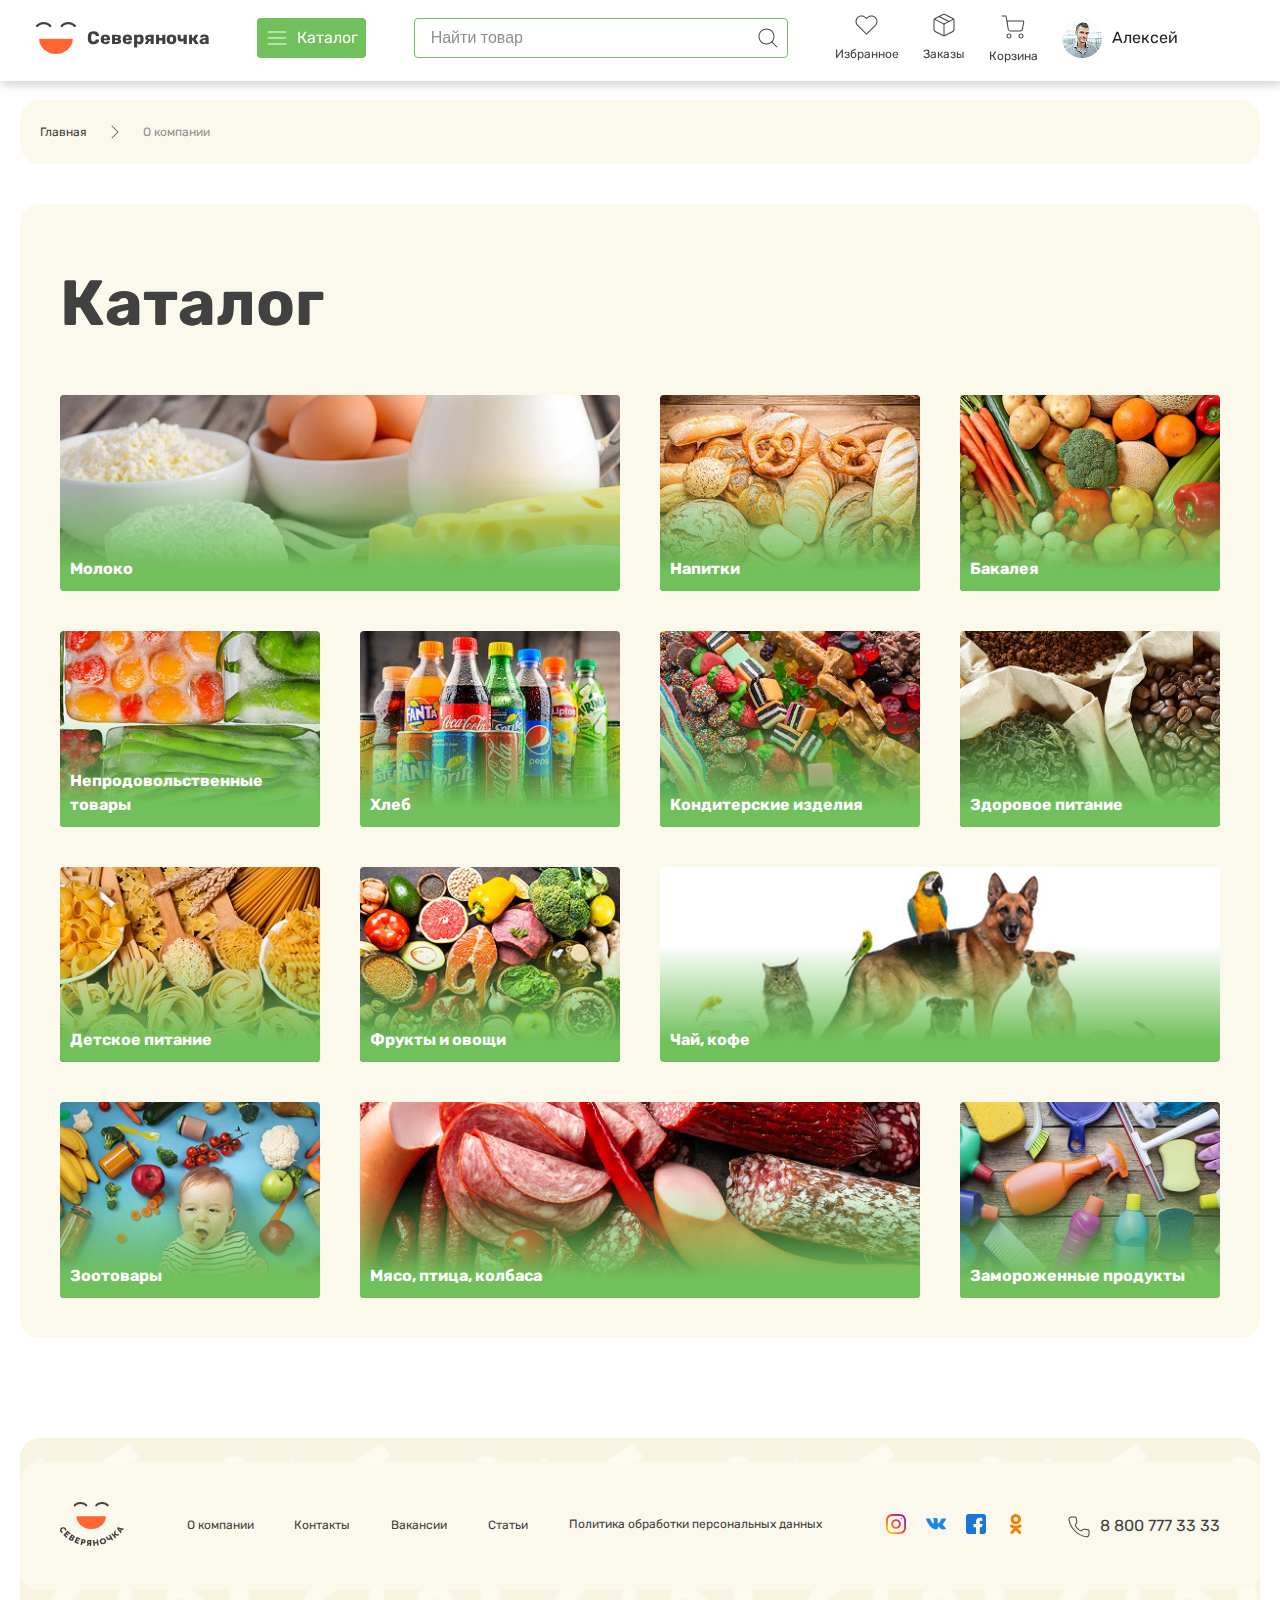
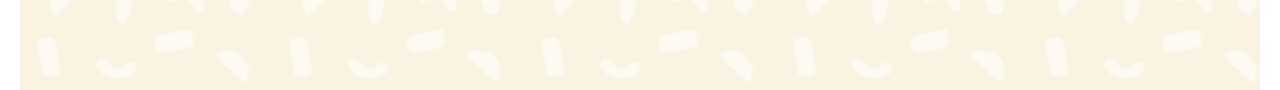
<file: pages/Категории.html>
<!DOCTYPE html>
<html lang="ru">

<head>
  <meta charset="UTF-8">
  <meta name="viewport" content="width=device-width, initial-scale=1.0">
  <title>Каталог</title>
  <link rel="icon" href="../images/components/logotiveIcon.svg">
  <link rel="stylesheet" href="../css/style.min.css">
</head>

<body>

  <!--|| loading DOM ||-->

  <div class="loadingOwn">
    <div id="container">
      <label class="loading-title">Loading ...</label>
      <span class="loading-circle sp1">
        <span class="loading-circle sp2">
          <span class="loading-circle sp3"></span>
        </span>
      </span>
    </div>
  </div>


  <!-- || loading Images || -->
  <div class="loadingImg">
    <div class="loader"></div>

  </div>


  <!--|| header ||-->

  <header class="header">
    <nav>
      <div class=" container header--bd">
        <div class="header--brand">
          <a href="../index.html">
            <svg width="40" height="32" viewBox="0 0 40 32" fill="none" xmlns="http://www.w3.org/2000/svg">
              <path
                d="M35.6689 16.8188H4.28623C3.62872 16.8188 3.09179 17.3762 3.15209 18.0341C3.84119 25.8487 11.1112 31.9997 19.9776 31.9997C28.844 31.9997 36.1139 25.8515 36.803 18.0341C36.8605 17.3762 36.3264 16.8188 35.6689 16.8188Z"
                fill="#FF6633" />
              <path fill-rule="evenodd" clip-rule="evenodd"
                d="M0.225147 3.33137C1.7887 1.27854 4.60645 0 7.711 0C10.8155 0 13.6333 1.27854 15.1969 3.33137C15.5659 3.81589 15.4714 4.50716 14.9858 4.87537C14.5001 5.24357 13.8073 5.14928 13.4383 4.66476C12.3661 3.25707 10.2569 2.20377 7.711 2.20377C5.16509 2.20377 3.05591 3.25707 1.98374 4.66476C1.6147 5.14928 0.921857 5.24357 0.436236 4.87537C-0.0493858 4.50716 -0.143894 3.81589 0.225147 3.33137Z"
                fill="#414141" />
              <path fill-rule="evenodd" clip-rule="evenodd"
                d="M24.7671 3.33137C26.3307 1.27854 29.1484 0 32.253 0C35.3552 0 38.1721 1.27884 39.7381 3.33045C40.1077 3.81458 40.0139 4.50596 39.5287 4.87467C39.0434 5.24338 38.3505 5.14981 37.981 4.66568C36.9055 3.25676 34.7955 2.20377 32.253 2.20377C29.7071 2.20377 27.5979 3.25707 26.5257 4.66476C26.1567 5.14928 25.4638 5.24357 24.9782 4.87537C24.4926 4.50716 24.3981 3.81589 24.7671 3.33137Z"
                fill="#414141" />
            </svg>

            <span class="header--brand_span">Северяночка</span>
          </a>
        </div>
        <a class="header--menuLink" id="header__menuLink"><span>Каталог</span></a>
        <form>
          <input type="search" id="search" placeholder="Найти товар">
          <label for="search"><img src="../images/components/search.svg" alt="Найти товар"></label>
        </form>
        <ul class="header--menu">
          <li>
            <a href="../pages/Избраное.html">
              <svg width="25" height="24" viewBox="0 0 25 24" xmlns="http://www.w3.org/2000/svg">
                <path fill-rule="evenodd" clip-rule="evenodd"
                  d="M13.2046 4.25632C14.3299 3.13054 15.8564 2.49805 17.4482 2.49805C19.0399 2.49805 20.5664 3.13051 21.6916 4.25624C22.8174 5.38152 23.45 6.90816 23.45 8.49987C23.45 10.0916 22.8175 11.6181 21.6917 12.7434C21.6917 12.7435 21.6917 12.7434 21.6917 12.7434L12.8517 21.5834C12.6565 21.7787 12.3399 21.7787 12.1446 21.5834L3.30461 12.7434C0.960963 10.3998 0.960963 6.59997 3.30461 4.25632C5.64826 1.91267 9.44807 1.91267 11.7917 4.25632L12.4982 4.96277L13.2046 4.25632C13.2046 4.25629 13.2046 4.25635 13.2046 4.25632ZM17.4482 3.49805C16.1217 3.49805 14.8496 4.02515 13.9118 4.96334L12.8517 6.02343C12.758 6.11719 12.6308 6.16987 12.4982 6.16987C12.3656 6.16987 12.2384 6.11719 12.1446 6.02343L11.0846 4.96343C9.13149 3.0103 5.96484 3.0103 4.01172 4.96343C2.05859 6.91655 2.05859 10.0832 4.01172 12.0363L12.4982 20.5228L20.9846 12.0363C21.9228 11.0986 22.45 9.82636 22.45 8.49987C22.45 7.17338 21.9229 5.90126 20.9847 4.96351C20.0469 4.02532 18.7747 3.49805 17.4482 3.49805Z" />
              </svg>
              <span>Избранное</span>
            </a>
          </li>
          <li>
            <a href="../pages/СтолЗаказов.html">
              <svg width="24" height="24" viewBox="0 0 24 24" xmlns="http://www.w3.org/2000/svg">
                <path fill-rule="evenodd" clip-rule="evenodd"
                  d="M11.3325 1.89792C11.3324 1.89801 11.3327 1.89782 11.3325 1.89792L3.33366 5.89736L3.33255 5.89792C2.82288 6.15117 2.50045 6.67105 2.50005 7.24015V16.7636C2.49608 17.3335 2.81541 17.8564 3.32416 18.1132C3.32387 18.113 3.32445 18.1133 3.32416 18.1132L11.3237 22.1129C11.7462 22.3244 12.2438 22.3244 12.6663 22.113L20.6664 18.1129L20.6675 18.1124C21.1773 17.8591 21.4997 17.3391 21.5 16.7699V7.24042C21.4997 6.67121 21.1773 6.15121 20.6675 5.89792L20.6664 5.89736L12.6675 1.89792C12.6674 1.89782 12.6677 1.89801 12.6675 1.89792C12.2474 1.68935 11.7527 1.68934 11.3325 1.89792ZM10.8875 1.00238C11.5883 0.654153 12.4118 0.654153 13.1125 1.00238L13.1137 1.00293L21.1125 5.00238C21.1124 5.0023 21.1127 5.00247 21.1125 5.00238C21.9618 5.42464 22.4995 6.29138 22.5 7.23988V16.7701C22.4995 17.7186 21.9624 18.5853 21.1132 19.0076C21.113 19.0077 21.1134 19.0075 21.1132 19.0076L13.1138 23.0073C13.1138 23.0073 13.1138 23.0073 13.1138 23.0073C12.4097 23.3596 11.5806 23.3597 10.8764 23.0074C10.8764 23.0073 10.8765 23.0074 10.8764 23.0074L2.87644 19.0074L2.87506 19.0067C2.02685 18.5793 1.49413 17.7082 1.50005 16.7585V7.24015C1.50055 6.29169 2.03772 5.42496 2.88695 5.00268C2.88675 5.00278 2.88715 5.00258 2.88695 5.00268L10.8864 1.00294L10.8875 1.00238Z" />
                <path fill-rule="evenodd" clip-rule="evenodd"
                  d="M1.87321 5.93617C1.9967 5.68918 2.29704 5.58907 2.54403 5.71256L12.0004 10.4408L21.4568 5.71256C21.7038 5.58907 22.0041 5.68918 22.1276 5.93617C22.2511 6.18316 22.151 6.4835 21.904 6.60699L12.224 11.447C12.0833 11.5174 11.9176 11.5174 11.7768 11.447L2.09682 6.60699C1.84983 6.4835 1.74971 6.18316 1.87321 5.93617Z" />
                <path fill-rule="evenodd" clip-rule="evenodd"
                  d="M12 10.5C12.2761 10.5 12.5 10.7239 12.5 11V22.76C12.5 23.0361 12.2761 23.26 12 23.26C11.7239 23.26 11.5 23.0361 11.5 22.76V11C11.5 10.7239 11.7239 10.5 12 10.5Z" />
                <path fill-rule="evenodd" clip-rule="evenodd"
                  d="M6.5529 3.2765C6.67639 3.02951 6.97673 2.9294 7.22372 3.0529L17.2237 8.0529C17.4707 8.17639 17.5708 8.47673 17.4473 8.72372C17.3238 8.97071 17.0235 9.07082 16.7765 8.94732L6.7765 3.94732C6.52951 3.82383 6.4294 3.52349 6.5529 3.2765Z" />
              </svg>

              <span>Заказы</span>
            </a>
          </li>
          <li>
            <a href="../pages/Корзина.html">
              <svg width="24" height="28" viewBox="0 0 24 28" xmlns="http://www.w3.org/2000/svg">
                <path fill-rule="evenodd" clip-rule="evenodd"
                  d="M5.5 25C5.5 23.6193 6.61929 22.5 8 22.5C9.38071 22.5 10.5 23.6193 10.5 25C10.5 26.3807 9.38071 27.5 8 27.5C6.61929 27.5 5.5 26.3807 5.5 25ZM8 23.5C7.17157 23.5 6.5 24.1716 6.5 25C6.5 25.8284 7.17157 26.5 8 26.5C8.82843 26.5 9.5 25.8284 9.5 25C9.5 24.1716 8.82843 23.5 8 23.5Z" />
                <path fill-rule="evenodd" clip-rule="evenodd"
                  d="M17.5 25C17.5 23.6193 18.6193 22.5 20 22.5C21.3807 22.5 22.5 23.6193 22.5 25C22.5 26.3807 21.3807 27.5 20 27.5C18.6193 27.5 17.5 26.3807 17.5 25ZM20 23.5C19.1716 23.5 18.5 24.1716 18.5 25C18.5 25.8284 19.1716 26.5 20 26.5C20.8284 26.5 21.5 25.8284 21.5 25C21.5 24.1716 20.8284 23.5 20 23.5Z" />
                <path fill-rule="evenodd" clip-rule="evenodd"
                  d="M1 4.5C0.723858 4.5 0.5 4.72386 0.5 5C0.5 5.27614 0.723858 5.5 1 5.5H4.58051C5.33783 9.79147 6.10333 14.0643 6.74931 18.3709C6.93288 19.5947 7.98416 20.5 9.22165 20.5H19.3597C20.5514 20.5 21.5774 19.6588 21.8111 18.4903L23.2503 11.2942C23.436 10.366 22.726 9.5 21.7795 9.5H7.16046C6.8575 9.5 6.57797 9.58901 6.34436 9.74093L5.49239 4.91311C5.45023 4.67418 5.24262 4.5 5 4.5H1ZM6.666 11.0742C6.62065 10.7719 6.85478 10.5 7.16046 10.5H21.7795C22.095 10.5 22.3316 10.7887 22.2698 11.0981L20.8305 18.2942C20.6903 18.9953 20.0747 19.5 19.3597 19.5H9.22165C8.47916 19.5 7.84839 18.9568 7.73825 18.2225L6.666 11.0742Z" />
              </svg>

              <span>Корзина</span>
            </a>
          </li>
          <li class="header--menu__me">
            <img src="../images/components/avatar.png" alt="avatar">
            <span>Алексей</span>
          </li>
        </ul>
      </div>

      <div class=" container header--md">

        <div class="header--brand">
          <a href="../index.html">
            <svg width="40" height="32" viewBox="0 0 40 32" fill="none" xmlns="http://www.w3.org/2000/svg">
              <path
                d="M35.6689 16.8188H4.28623C3.62872 16.8188 3.09179 17.3762 3.15209 18.0341C3.84119 25.8487 11.1112 31.9997 19.9776 31.9997C28.844 31.9997 36.1139 25.8515 36.803 18.0341C36.8605 17.3762 36.3264 16.8188 35.6689 16.8188Z"
                fill="#FF6633" />
              <path fill-rule="evenodd" clip-rule="evenodd"
                d="M0.225147 3.33137C1.7887 1.27854 4.60645 0 7.711 0C10.8155 0 13.6333 1.27854 15.1969 3.33137C15.5659 3.81589 15.4714 4.50716 14.9858 4.87537C14.5001 5.24357 13.8073 5.14928 13.4383 4.66476C12.3661 3.25707 10.2569 2.20377 7.711 2.20377C5.16509 2.20377 3.05591 3.25707 1.98374 4.66476C1.6147 5.14928 0.921857 5.24357 0.436236 4.87537C-0.0493858 4.50716 -0.143894 3.81589 0.225147 3.33137Z"
                fill="#414141" />
              <path fill-rule="evenodd" clip-rule="evenodd"
                d="M24.7671 3.33137C26.3307 1.27854 29.1484 0 32.253 0C35.3552 0 38.1721 1.27884 39.7381 3.33045C40.1077 3.81458 40.0139 4.50596 39.5287 4.87467C39.0434 5.24338 38.3505 5.14981 37.981 4.66568C36.9055 3.25676 34.7955 2.20377 32.253 2.20377C29.7071 2.20377 27.5979 3.25707 26.5257 4.66476C26.1567 5.14928 25.4638 5.24357 24.9782 4.87537C24.4926 4.50716 24.3981 3.81589 24.7671 3.33137Z"
                fill="#414141" />
            </svg>
          </a>
        </div>

        <form>
          <input type="search" id="search" placeholder="Найти товар">
          <label for="search"><img src="../images/components/search.svg" alt="Найти товар"></label>
        </form>

        <ul class="header--menu header--md__menu">
          <li>
            <a class="header--menuLink" id="header__menuLink-md"><span>Каталог</span></a>
          </li>
          <li>
            <a href="../pages/Избраное.html">
              <svg width="25" height="24" viewBox="0 0 25 24" xmlns="http://www.w3.org/2000/svg">
                <path fill-rule="evenodd" clip-rule="evenodd"
                  d="M13.2046 4.25632C14.3299 3.13054 15.8564 2.49805 17.4482 2.49805C19.0399 2.49805 20.5664 3.13051 21.6916 4.25624C22.8174 5.38152 23.45 6.90816 23.45 8.49987C23.45 10.0916 22.8175 11.6181 21.6917 12.7434C21.6917 12.7435 21.6917 12.7434 21.6917 12.7434L12.8517 21.5834C12.6565 21.7787 12.3399 21.7787 12.1446 21.5834L3.30461 12.7434C0.960963 10.3998 0.960963 6.59997 3.30461 4.25632C5.64826 1.91267 9.44807 1.91267 11.7917 4.25632L12.4982 4.96277L13.2046 4.25632C13.2046 4.25629 13.2046 4.25635 13.2046 4.25632ZM17.4482 3.49805C16.1217 3.49805 14.8496 4.02515 13.9118 4.96334L12.8517 6.02343C12.758 6.11719 12.6308 6.16987 12.4982 6.16987C12.3656 6.16987 12.2384 6.11719 12.1446 6.02343L11.0846 4.96343C9.13149 3.0103 5.96484 3.0103 4.01172 4.96343C2.05859 6.91655 2.05859 10.0832 4.01172 12.0363L12.4982 20.5228L20.9846 12.0363C21.9228 11.0986 22.45 9.82636 22.45 8.49987C22.45 7.17338 21.9229 5.90126 20.9847 4.96351C20.0469 4.02532 18.7747 3.49805 17.4482 3.49805Z" />
              </svg>
              <span>Избранное</span>
            </a>
          </li>
          <li>
            <a href="../pages/СтолЗаказов.html">
              <svg width="24" height="24" viewBox="0 0 24 24" xmlns="http://www.w3.org/2000/svg">
                <path fill-rule="evenodd" clip-rule="evenodd"
                  d="M11.3325 1.89792C11.3324 1.89801 11.3327 1.89782 11.3325 1.89792L3.33366 5.89736L3.33255 5.89792C2.82288 6.15117 2.50045 6.67105 2.50005 7.24015V16.7636C2.49608 17.3335 2.81541 17.8564 3.32416 18.1132C3.32387 18.113 3.32445 18.1133 3.32416 18.1132L11.3237 22.1129C11.7462 22.3244 12.2438 22.3244 12.6663 22.113L20.6664 18.1129L20.6675 18.1124C21.1773 17.8591 21.4997 17.3391 21.5 16.7699V7.24042C21.4997 6.67121 21.1773 6.15121 20.6675 5.89792L20.6664 5.89736L12.6675 1.89792C12.6674 1.89782 12.6677 1.89801 12.6675 1.89792C12.2474 1.68935 11.7527 1.68934 11.3325 1.89792ZM10.8875 1.00238C11.5883 0.654153 12.4118 0.654153 13.1125 1.00238L13.1137 1.00293L21.1125 5.00238C21.1124 5.0023 21.1127 5.00247 21.1125 5.00238C21.9618 5.42464 22.4995 6.29138 22.5 7.23988V16.7701C22.4995 17.7186 21.9624 18.5853 21.1132 19.0076C21.113 19.0077 21.1134 19.0075 21.1132 19.0076L13.1138 23.0073C13.1138 23.0073 13.1138 23.0073 13.1138 23.0073C12.4097 23.3596 11.5806 23.3597 10.8764 23.0074C10.8764 23.0073 10.8765 23.0074 10.8764 23.0074L2.87644 19.0074L2.87506 19.0067C2.02685 18.5793 1.49413 17.7082 1.50005 16.7585V7.24015C1.50055 6.29169 2.03772 5.42496 2.88695 5.00268C2.88675 5.00278 2.88715 5.00258 2.88695 5.00268L10.8864 1.00294L10.8875 1.00238Z" />
                <path fill-rule="evenodd" clip-rule="evenodd"
                  d="M1.87321 5.93617C1.9967 5.68918 2.29704 5.58907 2.54403 5.71256L12.0004 10.4408L21.4568 5.71256C21.7038 5.58907 22.0041 5.68918 22.1276 5.93617C22.2511 6.18316 22.151 6.4835 21.904 6.60699L12.224 11.447C12.0833 11.5174 11.9176 11.5174 11.7768 11.447L2.09682 6.60699C1.84983 6.4835 1.74971 6.18316 1.87321 5.93617Z" />
                <path fill-rule="evenodd" clip-rule="evenodd"
                  d="M12 10.5C12.2761 10.5 12.5 10.7239 12.5 11V22.76C12.5 23.0361 12.2761 23.26 12 23.26C11.7239 23.26 11.5 23.0361 11.5 22.76V11C11.5 10.7239 11.7239 10.5 12 10.5Z" />
                <path fill-rule="evenodd" clip-rule="evenodd"
                  d="M6.5529 3.2765C6.67639 3.02951 6.97673 2.9294 7.22372 3.0529L17.2237 8.0529C17.4707 8.17639 17.5708 8.47673 17.4473 8.72372C17.3238 8.97071 17.0235 9.07082 16.7765 8.94732L6.7765 3.94732C6.52951 3.82383 6.4294 3.52349 6.5529 3.2765Z" />
              </svg>

              <span>Заказы</span>
            </a>
          </li>
          <li>
            <a href="../pages/Корзина.html">
              <svg width="24" height="28" viewBox="0 0 24 28" xmlns="http://www.w3.org/2000/svg">
                <path fill-rule="evenodd" clip-rule="evenodd"
                  d="M5.5 25C5.5 23.6193 6.61929 22.5 8 22.5C9.38071 22.5 10.5 23.6193 10.5 25C10.5 26.3807 9.38071 27.5 8 27.5C6.61929 27.5 5.5 26.3807 5.5 25ZM8 23.5C7.17157 23.5 6.5 24.1716 6.5 25C6.5 25.8284 7.17157 26.5 8 26.5C8.82843 26.5 9.5 25.8284 9.5 25C9.5 24.1716 8.82843 23.5 8 23.5Z" />
                <path fill-rule="evenodd" clip-rule="evenodd"
                  d="M17.5 25C17.5 23.6193 18.6193 22.5 20 22.5C21.3807 22.5 22.5 23.6193 22.5 25C22.5 26.3807 21.3807 27.5 20 27.5C18.6193 27.5 17.5 26.3807 17.5 25ZM20 23.5C19.1716 23.5 18.5 24.1716 18.5 25C18.5 25.8284 19.1716 26.5 20 26.5C20.8284 26.5 21.5 25.8284 21.5 25C21.5 24.1716 20.8284 23.5 20 23.5Z" />
                <path fill-rule="evenodd" clip-rule="evenodd"
                  d="M1 4.5C0.723858 4.5 0.5 4.72386 0.5 5C0.5 5.27614 0.723858 5.5 1 5.5H4.58051C5.33783 9.79147 6.10333 14.0643 6.74931 18.3709C6.93288 19.5947 7.98416 20.5 9.22165 20.5H19.3597C20.5514 20.5 21.5774 19.6588 21.8111 18.4903L23.2503 11.2942C23.436 10.366 22.726 9.5 21.7795 9.5H7.16046C6.8575 9.5 6.57797 9.58901 6.34436 9.74093L5.49239 4.91311C5.45023 4.67418 5.24262 4.5 5 4.5H1ZM6.666 11.0742C6.62065 10.7719 6.85478 10.5 7.16046 10.5H21.7795C22.095 10.5 22.3316 10.7887 22.2698 11.0981L20.8305 18.2942C20.6903 18.9953 20.0747 19.5 19.3597 19.5H9.22165C8.47916 19.5 7.84839 18.9568 7.73825 18.2225L6.666 11.0742Z" />
              </svg>

              <span>Корзина</span>
            </a>
          </li>
          <li class="header--menu__me">
            <img src="../images/components/avatar.png" alt="avatar">
          </li>
        </ul>
      </div>


    </nav>
  </header>

  <ul class="category--menus" id="category__menus"></ul>

  <!-- || body || -->

  <main class="category_main">

    <!-- || Breadcrumb || -->

    <nav aria-label="Breadcrumb">
      <div class="container">
        <ol>
          <li><a href="../index.html">Главная</a></li>
          <li>О компании</li>
      </div>
    </nav>

    <section class="category">
      <div class="category--wrapper container">
        <div class="category--body">
          <h2>Каталог</h2>
          <ul class="category--list"></ul>
        </div>
      </div>
    </section>

  </main>


  <!--|| footer ||-->

  <footer class="footer">
    <div class="footer--wrapper container">
      <a href="../index.html">
        <img src="../images/components/footerLogo.svg" alt="site logotive">
      </a>
      <nav>
        <ul>
          <li><a href="../pages/oНас.html">О компании</a></li>
          <li><a href="../pages/Контакты.html">Контакты</a></li>
          <li><a href="../pages/Вакансии.html">Вакансии</a></li>
          <li><a href="../pages/Заказы.html">Статьи</a></li>
          <li>
            <p>Политика обработки персональных данных</p>
          </li>
        </ul>
      </nav>
      <div class="footer--social">
        <ul>
          <li><a href="https://www.instagram.com/"><img src="../images/components/instagram.svg"
                alt="inter the instagram"></a></li>
          <li><a href="https://vk.com/"><img src="../images/components/vkontakte.svg" alt="inter the vk"></a></li>
          <li><a href="https://www.facebook.com/"><img src="../images/components/facebook.svg"
                alt="inter the facebook"></a></li>
          <li><a href="https://ok.ru/"><img src="../images/components/ok.svg" alt="inter the ok"></a></li>
        </ul>
        <a href="tel:8 800 777 33 33">8 800 777 33 33</a>
      </div>
    </div>
  </footer>

  <script src="../Js/category-data.js"></script>
  <script src="../Js/kategoryAddCard.js"></script>
  <script src="../Js/main.js"></script>
  <script src="../Js/loading.js"></script>

</body>

</html>
</file>
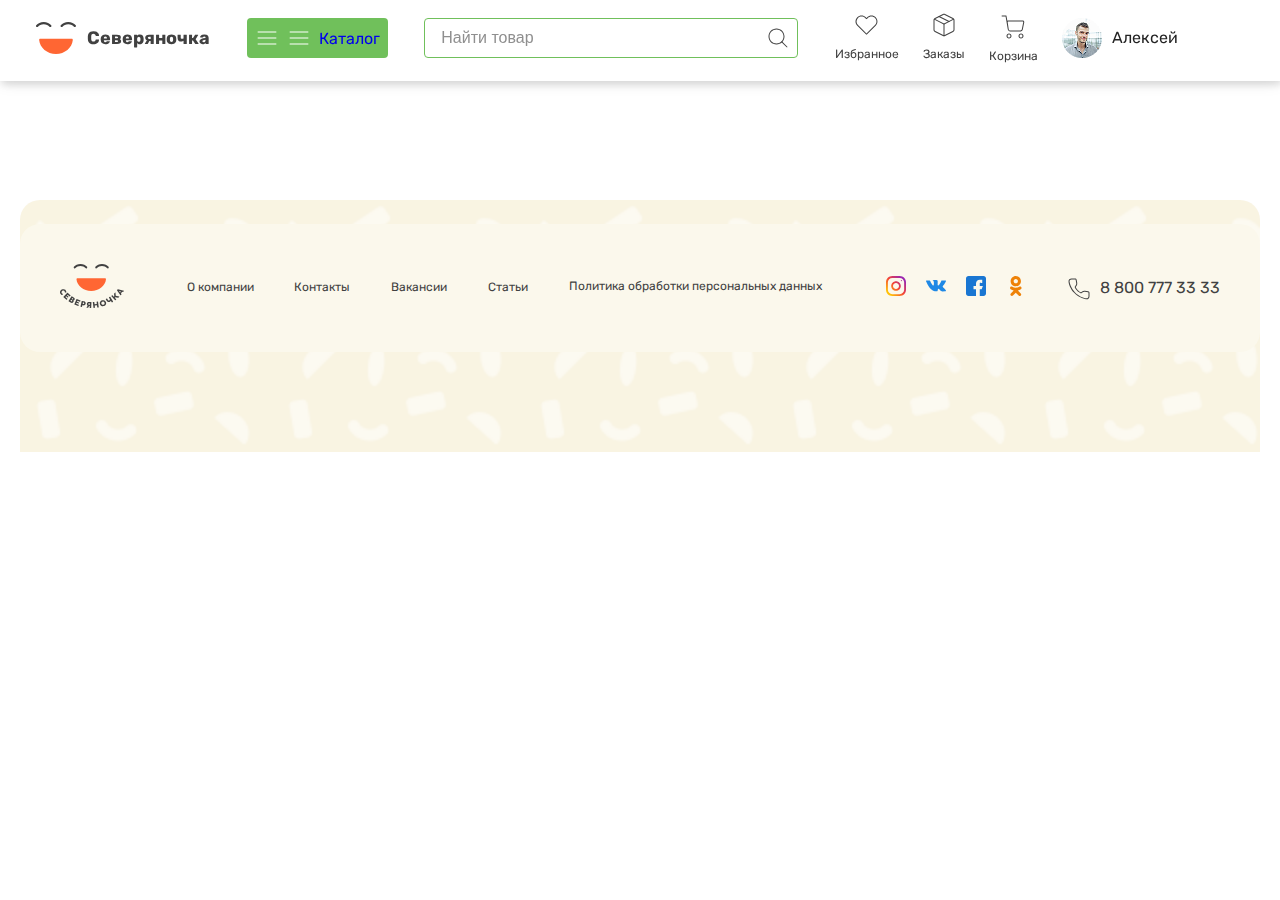
<file: pages/Категория.html>
<!DOCTYPE html>
<html lang="ru">

<head>
  <meta charset="UTF-8">
  <meta name="viewport" content="width=device-width, initial-scale=1.0">
  <title>Категория</title>
  <link rel="icon" href="../images/components/logotiveIcon.svg">
  <link rel="stylesheet" href="../css/style.min.css">
</head>

<body>

  <!--|| loading DOM ||-->

  <div class="loadingOwn">
    <div id="container">
      <label class="loading-title">Loading ...</label>
      <span class="loading-circle sp1">
        <span class="loading-circle sp2">
          <span class="loading-circle sp3"></span>
        </span>
      </span>
    </div>
  </div>

  <!-- || loading Images || -->
  <div class="loadingImg">
    <div class="loader"></div>
  </div>

  <!--|| header ||-->

  <header class="header">
    <nav>
      <div class=" container header--bd">
        <div class="header--brand">
          <a href="../index.html">
            <svg width="40" height="32" viewBox="0 0 40 32" fill="none" xmlns="http://www.w3.org/2000/svg">
              <path
                d="M35.6689 16.8188H4.28623C3.62872 16.8188 3.09179 17.3762 3.15209 18.0341C3.84119 25.8487 11.1112 31.9997 19.9776 31.9997C28.844 31.9997 36.1139 25.8515 36.803 18.0341C36.8605 17.3762 36.3264 16.8188 35.6689 16.8188Z"
                fill="#FF6633" />
              <path fill-rule="evenodd" clip-rule="evenodd"
                d="M0.225147 3.33137C1.7887 1.27854 4.60645 0 7.711 0C10.8155 0 13.6333 1.27854 15.1969 3.33137C15.5659 3.81589 15.4714 4.50716 14.9858 4.87537C14.5001 5.24357 13.8073 5.14928 13.4383 4.66476C12.3661 3.25707 10.2569 2.20377 7.711 2.20377C5.16509 2.20377 3.05591 3.25707 1.98374 4.66476C1.6147 5.14928 0.921857 5.24357 0.436236 4.87537C-0.0493858 4.50716 -0.143894 3.81589 0.225147 3.33137Z"
                fill="#414141" />
              <path fill-rule="evenodd" clip-rule="evenodd"
                d="M24.7671 3.33137C26.3307 1.27854 29.1484 0 32.253 0C35.3552 0 38.1721 1.27884 39.7381 3.33045C40.1077 3.81458 40.0139 4.50596 39.5287 4.87467C39.0434 5.24338 38.3505 5.14981 37.981 4.66568C36.9055 3.25676 34.7955 2.20377 32.253 2.20377C29.7071 2.20377 27.5979 3.25707 26.5257 4.66476C26.1567 5.14928 25.4638 5.24357 24.9782 4.87537C24.4926 4.50716 24.3981 3.81589 24.7671 3.33137Z"
                fill="#414141" />
            </svg>

            <span class="header--brand_span">Северяночка</span>
          </a>
        </div>
        <div class="header--menuLink">
          <img src="../images/components/menu.svg" alt="Каталог "> <a href="../pages/Категории.html">Каталог</a>
        </div>
        <form>
          <input type="search" id="search" placeholder="Найти товар">
          <label for="search"><img src="../images/components/search.svg" alt="Найти товар"></label>
        </form>
        <ul class="header--menu">
          <li>
            <a href="../pages/Избраное.html">
              <svg width="25" height="24" viewBox="0 0 25 24" xmlns="http://www.w3.org/2000/svg">
                <path fill-rule="evenodd" clip-rule="evenodd"
                  d="M13.2046 4.25632C14.3299 3.13054 15.8564 2.49805 17.4482 2.49805C19.0399 2.49805 20.5664 3.13051 21.6916 4.25624C22.8174 5.38152 23.45 6.90816 23.45 8.49987C23.45 10.0916 22.8175 11.6181 21.6917 12.7434C21.6917 12.7435 21.6917 12.7434 21.6917 12.7434L12.8517 21.5834C12.6565 21.7787 12.3399 21.7787 12.1446 21.5834L3.30461 12.7434C0.960963 10.3998 0.960963 6.59997 3.30461 4.25632C5.64826 1.91267 9.44807 1.91267 11.7917 4.25632L12.4982 4.96277L13.2046 4.25632C13.2046 4.25629 13.2046 4.25635 13.2046 4.25632ZM17.4482 3.49805C16.1217 3.49805 14.8496 4.02515 13.9118 4.96334L12.8517 6.02343C12.758 6.11719 12.6308 6.16987 12.4982 6.16987C12.3656 6.16987 12.2384 6.11719 12.1446 6.02343L11.0846 4.96343C9.13149 3.0103 5.96484 3.0103 4.01172 4.96343C2.05859 6.91655 2.05859 10.0832 4.01172 12.0363L12.4982 20.5228L20.9846 12.0363C21.9228 11.0986 22.45 9.82636 22.45 8.49987C22.45 7.17338 21.9229 5.90126 20.9847 4.96351C20.0469 4.02532 18.7747 3.49805 17.4482 3.49805Z" />
              </svg>
              <span>Избранное</span>
            </a>
          </li>
          <li>
            <a href="../pages/СтолЗаказов.html">
              <svg width="24" height="24" viewBox="0 0 24 24" xmlns="http://www.w3.org/2000/svg">
                <path fill-rule="evenodd" clip-rule="evenodd"
                  d="M11.3325 1.89792C11.3324 1.89801 11.3327 1.89782 11.3325 1.89792L3.33366 5.89736L3.33255 5.89792C2.82288 6.15117 2.50045 6.67105 2.50005 7.24015V16.7636C2.49608 17.3335 2.81541 17.8564 3.32416 18.1132C3.32387 18.113 3.32445 18.1133 3.32416 18.1132L11.3237 22.1129C11.7462 22.3244 12.2438 22.3244 12.6663 22.113L20.6664 18.1129L20.6675 18.1124C21.1773 17.8591 21.4997 17.3391 21.5 16.7699V7.24042C21.4997 6.67121 21.1773 6.15121 20.6675 5.89792L20.6664 5.89736L12.6675 1.89792C12.6674 1.89782 12.6677 1.89801 12.6675 1.89792C12.2474 1.68935 11.7527 1.68934 11.3325 1.89792ZM10.8875 1.00238C11.5883 0.654153 12.4118 0.654153 13.1125 1.00238L13.1137 1.00293L21.1125 5.00238C21.1124 5.0023 21.1127 5.00247 21.1125 5.00238C21.9618 5.42464 22.4995 6.29138 22.5 7.23988V16.7701C22.4995 17.7186 21.9624 18.5853 21.1132 19.0076C21.113 19.0077 21.1134 19.0075 21.1132 19.0076L13.1138 23.0073C13.1138 23.0073 13.1138 23.0073 13.1138 23.0073C12.4097 23.3596 11.5806 23.3597 10.8764 23.0074C10.8764 23.0073 10.8765 23.0074 10.8764 23.0074L2.87644 19.0074L2.87506 19.0067C2.02685 18.5793 1.49413 17.7082 1.50005 16.7585V7.24015C1.50055 6.29169 2.03772 5.42496 2.88695 5.00268C2.88675 5.00278 2.88715 5.00258 2.88695 5.00268L10.8864 1.00294L10.8875 1.00238Z" />
                <path fill-rule="evenodd" clip-rule="evenodd"
                  d="M1.87321 5.93617C1.9967 5.68918 2.29704 5.58907 2.54403 5.71256L12.0004 10.4408L21.4568 5.71256C21.7038 5.58907 22.0041 5.68918 22.1276 5.93617C22.2511 6.18316 22.151 6.4835 21.904 6.60699L12.224 11.447C12.0833 11.5174 11.9176 11.5174 11.7768 11.447L2.09682 6.60699C1.84983 6.4835 1.74971 6.18316 1.87321 5.93617Z" />
                <path fill-rule="evenodd" clip-rule="evenodd"
                  d="M12 10.5C12.2761 10.5 12.5 10.7239 12.5 11V22.76C12.5 23.0361 12.2761 23.26 12 23.26C11.7239 23.26 11.5 23.0361 11.5 22.76V11C11.5 10.7239 11.7239 10.5 12 10.5Z" />
                <path fill-rule="evenodd" clip-rule="evenodd"
                  d="M6.5529 3.2765C6.67639 3.02951 6.97673 2.9294 7.22372 3.0529L17.2237 8.0529C17.4707 8.17639 17.5708 8.47673 17.4473 8.72372C17.3238 8.97071 17.0235 9.07082 16.7765 8.94732L6.7765 3.94732C6.52951 3.82383 6.4294 3.52349 6.5529 3.2765Z" />
              </svg>

              <span>Заказы</span>
            </a>
          </li>
          <li>
            <a href="../pages/Корзина.html">
              <svg width="24" height="28" viewBox="0 0 24 28" xmlns="http://www.w3.org/2000/svg">
                <path fill-rule="evenodd" clip-rule="evenodd"
                  d="M5.5 25C5.5 23.6193 6.61929 22.5 8 22.5C9.38071 22.5 10.5 23.6193 10.5 25C10.5 26.3807 9.38071 27.5 8 27.5C6.61929 27.5 5.5 26.3807 5.5 25ZM8 23.5C7.17157 23.5 6.5 24.1716 6.5 25C6.5 25.8284 7.17157 26.5 8 26.5C8.82843 26.5 9.5 25.8284 9.5 25C9.5 24.1716 8.82843 23.5 8 23.5Z" />
                <path fill-rule="evenodd" clip-rule="evenodd"
                  d="M17.5 25C17.5 23.6193 18.6193 22.5 20 22.5C21.3807 22.5 22.5 23.6193 22.5 25C22.5 26.3807 21.3807 27.5 20 27.5C18.6193 27.5 17.5 26.3807 17.5 25ZM20 23.5C19.1716 23.5 18.5 24.1716 18.5 25C18.5 25.8284 19.1716 26.5 20 26.5C20.8284 26.5 21.5 25.8284 21.5 25C21.5 24.1716 20.8284 23.5 20 23.5Z" />
                <path fill-rule="evenodd" clip-rule="evenodd"
                  d="M1 4.5C0.723858 4.5 0.5 4.72386 0.5 5C0.5 5.27614 0.723858 5.5 1 5.5H4.58051C5.33783 9.79147 6.10333 14.0643 6.74931 18.3709C6.93288 19.5947 7.98416 20.5 9.22165 20.5H19.3597C20.5514 20.5 21.5774 19.6588 21.8111 18.4903L23.2503 11.2942C23.436 10.366 22.726 9.5 21.7795 9.5H7.16046C6.8575 9.5 6.57797 9.58901 6.34436 9.74093L5.49239 4.91311C5.45023 4.67418 5.24262 4.5 5 4.5H1ZM6.666 11.0742C6.62065 10.7719 6.85478 10.5 7.16046 10.5H21.7795C22.095 10.5 22.3316 10.7887 22.2698 11.0981L20.8305 18.2942C20.6903 18.9953 20.0747 19.5 19.3597 19.5H9.22165C8.47916 19.5 7.84839 18.9568 7.73825 18.2225L6.666 11.0742Z" />
              </svg>

              <span>Корзина</span>
            </a>
          </li>
          <li class="header--menu__me">
            <img src="../images/components/avatar.png" alt="avatar">
            <span>Алексей</span>
          </li>
        </ul>
      </div>

      <div class=" container header--md">

        <div class="header--brand">
          <a href="../index.html">
            <svg width="40" height="32" viewBox="0 0 40 32" fill="none" xmlns="http://www.w3.org/2000/svg">
              <path
                d="M35.6689 16.8188H4.28623C3.62872 16.8188 3.09179 17.3762 3.15209 18.0341C3.84119 25.8487 11.1112 31.9997 19.9776 31.9997C28.844 31.9997 36.1139 25.8515 36.803 18.0341C36.8605 17.3762 36.3264 16.8188 35.6689 16.8188Z"
                fill="#FF6633" />
              <path fill-rule="evenodd" clip-rule="evenodd"
                d="M0.225147 3.33137C1.7887 1.27854 4.60645 0 7.711 0C10.8155 0 13.6333 1.27854 15.1969 3.33137C15.5659 3.81589 15.4714 4.50716 14.9858 4.87537C14.5001 5.24357 13.8073 5.14928 13.4383 4.66476C12.3661 3.25707 10.2569 2.20377 7.711 2.20377C5.16509 2.20377 3.05591 3.25707 1.98374 4.66476C1.6147 5.14928 0.921857 5.24357 0.436236 4.87537C-0.0493858 4.50716 -0.143894 3.81589 0.225147 3.33137Z"
                fill="#414141" />
              <path fill-rule="evenodd" clip-rule="evenodd"
                d="M24.7671 3.33137C26.3307 1.27854 29.1484 0 32.253 0C35.3552 0 38.1721 1.27884 39.7381 3.33045C40.1077 3.81458 40.0139 4.50596 39.5287 4.87467C39.0434 5.24338 38.3505 5.14981 37.981 4.66568C36.9055 3.25676 34.7955 2.20377 32.253 2.20377C29.7071 2.20377 27.5979 3.25707 26.5257 4.66476C26.1567 5.14928 25.4638 5.24357 24.9782 4.87537C24.4926 4.50716 24.3981 3.81589 24.7671 3.33137Z"
                fill="#414141" />
            </svg>
          </a>
        </div>

        <form>
          <input type="search" id="search" placeholder="Найти товар">
          <label for="search"><img src="../images/components/search.svg" alt="Найти товар"></label>
        </form>

        <ul class="header--menu header--md__menu">
          <li>
            <div class="header--menuLink">
              <img src="../images/components/menu.svg" alt="Каталог "> <a href="../pages/Категории.html">Каталог</a>
            </div>
          </li>
          <li>
            <a href="../pages/Избраное.html">
              <svg width="25" height="24" viewBox="0 0 25 24" xmlns="http://www.w3.org/2000/svg">
                <path fill-rule="evenodd" clip-rule="evenodd"
                  d="M13.2046 4.25632C14.3299 3.13054 15.8564 2.49805 17.4482 2.49805C19.0399 2.49805 20.5664 3.13051 21.6916 4.25624C22.8174 5.38152 23.45 6.90816 23.45 8.49987C23.45 10.0916 22.8175 11.6181 21.6917 12.7434C21.6917 12.7435 21.6917 12.7434 21.6917 12.7434L12.8517 21.5834C12.6565 21.7787 12.3399 21.7787 12.1446 21.5834L3.30461 12.7434C0.960963 10.3998 0.960963 6.59997 3.30461 4.25632C5.64826 1.91267 9.44807 1.91267 11.7917 4.25632L12.4982 4.96277L13.2046 4.25632C13.2046 4.25629 13.2046 4.25635 13.2046 4.25632ZM17.4482 3.49805C16.1217 3.49805 14.8496 4.02515 13.9118 4.96334L12.8517 6.02343C12.758 6.11719 12.6308 6.16987 12.4982 6.16987C12.3656 6.16987 12.2384 6.11719 12.1446 6.02343L11.0846 4.96343C9.13149 3.0103 5.96484 3.0103 4.01172 4.96343C2.05859 6.91655 2.05859 10.0832 4.01172 12.0363L12.4982 20.5228L20.9846 12.0363C21.9228 11.0986 22.45 9.82636 22.45 8.49987C22.45 7.17338 21.9229 5.90126 20.9847 4.96351C20.0469 4.02532 18.7747 3.49805 17.4482 3.49805Z" />
              </svg>
              <span>Избранное</span>
            </a>
          </li>
          <li>
            <a href="../pages/СтолЗаказов.html">
              <svg width="24" height="24" viewBox="0 0 24 24" xmlns="http://www.w3.org/2000/svg">
                <path fill-rule="evenodd" clip-rule="evenodd"
                  d="M11.3325 1.89792C11.3324 1.89801 11.3327 1.89782 11.3325 1.89792L3.33366 5.89736L3.33255 5.89792C2.82288 6.15117 2.50045 6.67105 2.50005 7.24015V16.7636C2.49608 17.3335 2.81541 17.8564 3.32416 18.1132C3.32387 18.113 3.32445 18.1133 3.32416 18.1132L11.3237 22.1129C11.7462 22.3244 12.2438 22.3244 12.6663 22.113L20.6664 18.1129L20.6675 18.1124C21.1773 17.8591 21.4997 17.3391 21.5 16.7699V7.24042C21.4997 6.67121 21.1773 6.15121 20.6675 5.89792L20.6664 5.89736L12.6675 1.89792C12.6674 1.89782 12.6677 1.89801 12.6675 1.89792C12.2474 1.68935 11.7527 1.68934 11.3325 1.89792ZM10.8875 1.00238C11.5883 0.654153 12.4118 0.654153 13.1125 1.00238L13.1137 1.00293L21.1125 5.00238C21.1124 5.0023 21.1127 5.00247 21.1125 5.00238C21.9618 5.42464 22.4995 6.29138 22.5 7.23988V16.7701C22.4995 17.7186 21.9624 18.5853 21.1132 19.0076C21.113 19.0077 21.1134 19.0075 21.1132 19.0076L13.1138 23.0073C13.1138 23.0073 13.1138 23.0073 13.1138 23.0073C12.4097 23.3596 11.5806 23.3597 10.8764 23.0074C10.8764 23.0073 10.8765 23.0074 10.8764 23.0074L2.87644 19.0074L2.87506 19.0067C2.02685 18.5793 1.49413 17.7082 1.50005 16.7585V7.24015C1.50055 6.29169 2.03772 5.42496 2.88695 5.00268C2.88675 5.00278 2.88715 5.00258 2.88695 5.00268L10.8864 1.00294L10.8875 1.00238Z" />
                <path fill-rule="evenodd" clip-rule="evenodd"
                  d="M1.87321 5.93617C1.9967 5.68918 2.29704 5.58907 2.54403 5.71256L12.0004 10.4408L21.4568 5.71256C21.7038 5.58907 22.0041 5.68918 22.1276 5.93617C22.2511 6.18316 22.151 6.4835 21.904 6.60699L12.224 11.447C12.0833 11.5174 11.9176 11.5174 11.7768 11.447L2.09682 6.60699C1.84983 6.4835 1.74971 6.18316 1.87321 5.93617Z" />
                <path fill-rule="evenodd" clip-rule="evenodd"
                  d="M12 10.5C12.2761 10.5 12.5 10.7239 12.5 11V22.76C12.5 23.0361 12.2761 23.26 12 23.26C11.7239 23.26 11.5 23.0361 11.5 22.76V11C11.5 10.7239 11.7239 10.5 12 10.5Z" />
                <path fill-rule="evenodd" clip-rule="evenodd"
                  d="M6.5529 3.2765C6.67639 3.02951 6.97673 2.9294 7.22372 3.0529L17.2237 8.0529C17.4707 8.17639 17.5708 8.47673 17.4473 8.72372C17.3238 8.97071 17.0235 9.07082 16.7765 8.94732L6.7765 3.94732C6.52951 3.82383 6.4294 3.52349 6.5529 3.2765Z" />
              </svg>

              <span>Заказы</span>
            </a>
          </li>
          <li>
            <a href="../pages/Корзина.html">
              <svg width="24" height="28" viewBox="0 0 24 28" xmlns="http://www.w3.org/2000/svg">
                <path fill-rule="evenodd" clip-rule="evenodd"
                  d="M5.5 25C5.5 23.6193 6.61929 22.5 8 22.5C9.38071 22.5 10.5 23.6193 10.5 25C10.5 26.3807 9.38071 27.5 8 27.5C6.61929 27.5 5.5 26.3807 5.5 25ZM8 23.5C7.17157 23.5 6.5 24.1716 6.5 25C6.5 25.8284 7.17157 26.5 8 26.5C8.82843 26.5 9.5 25.8284 9.5 25C9.5 24.1716 8.82843 23.5 8 23.5Z" />
                <path fill-rule="evenodd" clip-rule="evenodd"
                  d="M17.5 25C17.5 23.6193 18.6193 22.5 20 22.5C21.3807 22.5 22.5 23.6193 22.5 25C22.5 26.3807 21.3807 27.5 20 27.5C18.6193 27.5 17.5 26.3807 17.5 25ZM20 23.5C19.1716 23.5 18.5 24.1716 18.5 25C18.5 25.8284 19.1716 26.5 20 26.5C20.8284 26.5 21.5 25.8284 21.5 25C21.5 24.1716 20.8284 23.5 20 23.5Z" />
                <path fill-rule="evenodd" clip-rule="evenodd"
                  d="M1 4.5C0.723858 4.5 0.5 4.72386 0.5 5C0.5 5.27614 0.723858 5.5 1 5.5H4.58051C5.33783 9.79147 6.10333 14.0643 6.74931 18.3709C6.93288 19.5947 7.98416 20.5 9.22165 20.5H19.3597C20.5514 20.5 21.5774 19.6588 21.8111 18.4903L23.2503 11.2942C23.436 10.366 22.726 9.5 21.7795 9.5H7.16046C6.8575 9.5 6.57797 9.58901 6.34436 9.74093L5.49239 4.91311C5.45023 4.67418 5.24262 4.5 5 4.5H1ZM6.666 11.0742C6.62065 10.7719 6.85478 10.5 7.16046 10.5H21.7795C22.095 10.5 22.3316 10.7887 22.2698 11.0981L20.8305 18.2942C20.6903 18.9953 20.0747 19.5 19.3597 19.5H9.22165C8.47916 19.5 7.84839 18.9568 7.73825 18.2225L6.666 11.0742Z" />
              </svg>

              <span>Корзина</span>
            </a>
          </li>
          <li class="header--menu__me">
            <img src="../images/components/avatar.png" alt="avatar">
          </li>
        </ul>
      </div>


    </nav>
  </header>

  <ul class="category--menus" id="category__menus"></ul>


  <main>

    <section></section>

  </main>


  <!--|| footer ||-->

  <footer class="footer">
    <div class="footer--wrapper container">
      <a href="../index.html">
        <img src="../images/components/footerLogo.svg" alt="site logotive">
      </a>
      <nav>
        <ul>
          <li><a href="../pages/oНас.html">О компании</a></li>
          <li><a href="../pages/Контакты.html">Контакты</a></li>
          <li><a href="../pages/Вакансии.html">Вакансии</a></li>
          <li><a href="../pages/Заказы.html">Статьи</a></li>
          <li>
            <p>Политика обработки персональных данных</p>
          </li>
        </ul>
      </nav>
      <div class="footer--social">
        <ul>
          <li><a href="https://www.instagram.com/"><img src="../images/components/instagram.svg"
                alt="inter the instagram"></a></li>
          <li><a href="https://vk.com/"><img src="../images/components/vkontakte.svg" alt="inter the vk"></a></li>
          <li><a href="https://www.facebook.com/"><img src="../images/components/facebook.svg"
                alt="inter the facebook"></a></li>
          <li><a href="https://ok.ru/"><img src="../images/components/ok.svg" alt="inter the ok"></a></li>
        </ul>
        <a href="tel:8 800 777 33 33">8 800 777 33 33</a>
      </div>
    </div>
  </footer>

  <script src="../Js/Datas/product-data.js"></script>
  <script src="../Js/Datas/offerSectionData.js"></script>
  <script src="../Js/Datas/articleData.js"></script>
  <script src="../Js/Datas/category-data.js"></script>

  <!-- ||components codes|| -->

  <script src="../Js/components/main.js"></script>
  <script src="../Js/components/loading.js"></script>


  <!-- || add cards for only categories page || -->

</body>

</html>
</file>
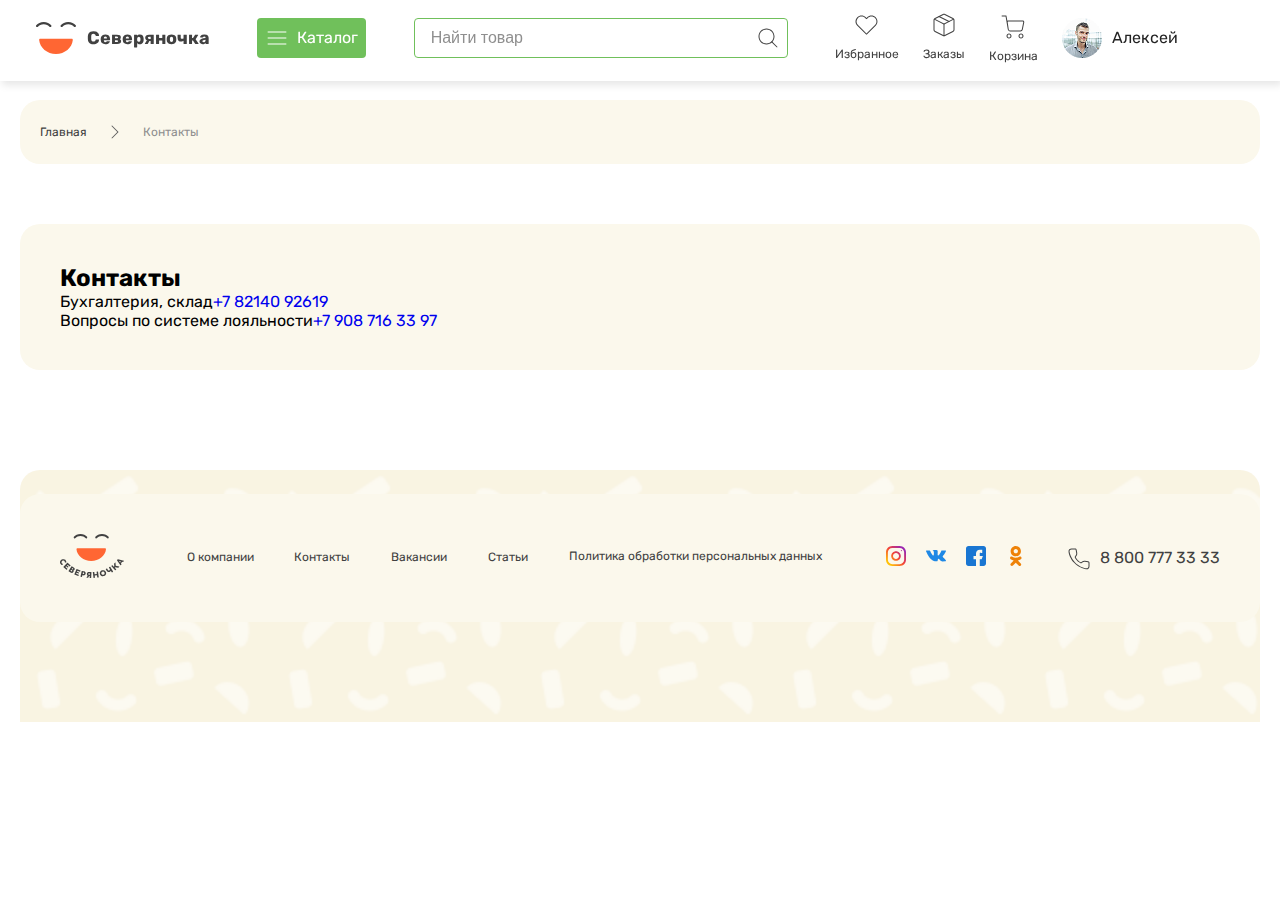
<file: pages/Контакты.html>
<!DOCTYPE html>
<html lang="ru">

<head>
  <meta charset="UTF-8">
  <meta name="viewport" content="width=device-width, initial-scale=1.0">
  <title>Контакты</title>
  <link rel="icon" href="../images/components/logotiveIcon.svg">
  <link rel="stylesheet" href="../css/style.min.css">
</head>

<body>

  <!--|| header ||-->

  <header class="header">
    <nav>
      <div class=" container header--bd">
        <div class="header--brand">
          <a href="../index.html">
            <svg width="40" height="32" viewBox="0 0 40 32" fill="none" xmlns="http://www.w3.org/2000/svg">
              <path
                d="M35.6689 16.8188H4.28623C3.62872 16.8188 3.09179 17.3762 3.15209 18.0341C3.84119 25.8487 11.1112 31.9997 19.9776 31.9997C28.844 31.9997 36.1139 25.8515 36.803 18.0341C36.8605 17.3762 36.3264 16.8188 35.6689 16.8188Z"
                fill="#FF6633" />
              <path fill-rule="evenodd" clip-rule="evenodd"
                d="M0.225147 3.33137C1.7887 1.27854 4.60645 0 7.711 0C10.8155 0 13.6333 1.27854 15.1969 3.33137C15.5659 3.81589 15.4714 4.50716 14.9858 4.87537C14.5001 5.24357 13.8073 5.14928 13.4383 4.66476C12.3661 3.25707 10.2569 2.20377 7.711 2.20377C5.16509 2.20377 3.05591 3.25707 1.98374 4.66476C1.6147 5.14928 0.921857 5.24357 0.436236 4.87537C-0.0493858 4.50716 -0.143894 3.81589 0.225147 3.33137Z"
                fill="#414141" />
              <path fill-rule="evenodd" clip-rule="evenodd"
                d="M24.7671 3.33137C26.3307 1.27854 29.1484 0 32.253 0C35.3552 0 38.1721 1.27884 39.7381 3.33045C40.1077 3.81458 40.0139 4.50596 39.5287 4.87467C39.0434 5.24338 38.3505 5.14981 37.981 4.66568C36.9055 3.25676 34.7955 2.20377 32.253 2.20377C29.7071 2.20377 27.5979 3.25707 26.5257 4.66476C26.1567 5.14928 25.4638 5.24357 24.9782 4.87537C24.4926 4.50716 24.3981 3.81589 24.7671 3.33137Z"
                fill="#414141" />
            </svg>

            <span class="header--brand_span">Северяночка</span>
          </a>
        </div>
        <a href="../pages/Категории.html" class="header--menuLink"><span>Каталог</span></a>
        <form>
          <input type="search" id="search" placeholder="Найти товар">
          <label for="search"><img src="../images/components/search.svg" alt="Найти товар"></label>
        </form>
        <ul class="header--menu">
          <li>
            <a href="../pages/Избраное.html">
              <svg width="25" height="24" viewBox="0 0 25 24" xmlns="http://www.w3.org/2000/svg">
                <path fill-rule="evenodd" clip-rule="evenodd"
                  d="M13.2046 4.25632C14.3299 3.13054 15.8564 2.49805 17.4482 2.49805C19.0399 2.49805 20.5664 3.13051 21.6916 4.25624C22.8174 5.38152 23.45 6.90816 23.45 8.49987C23.45 10.0916 22.8175 11.6181 21.6917 12.7434C21.6917 12.7435 21.6917 12.7434 21.6917 12.7434L12.8517 21.5834C12.6565 21.7787 12.3399 21.7787 12.1446 21.5834L3.30461 12.7434C0.960963 10.3998 0.960963 6.59997 3.30461 4.25632C5.64826 1.91267 9.44807 1.91267 11.7917 4.25632L12.4982 4.96277L13.2046 4.25632C13.2046 4.25629 13.2046 4.25635 13.2046 4.25632ZM17.4482 3.49805C16.1217 3.49805 14.8496 4.02515 13.9118 4.96334L12.8517 6.02343C12.758 6.11719 12.6308 6.16987 12.4982 6.16987C12.3656 6.16987 12.2384 6.11719 12.1446 6.02343L11.0846 4.96343C9.13149 3.0103 5.96484 3.0103 4.01172 4.96343C2.05859 6.91655 2.05859 10.0832 4.01172 12.0363L12.4982 20.5228L20.9846 12.0363C21.9228 11.0986 22.45 9.82636 22.45 8.49987C22.45 7.17338 21.9229 5.90126 20.9847 4.96351C20.0469 4.02532 18.7747 3.49805 17.4482 3.49805Z" />
              </svg>
              <span>Избранное</span>
            </a>
          </li>
          <li>
            <a href="../pages/СтолЗаказов.html">
              <svg width="24" height="24" viewBox="0 0 24 24" xmlns="http://www.w3.org/2000/svg">
                <path fill-rule="evenodd" clip-rule="evenodd"
                  d="M11.3325 1.89792C11.3324 1.89801 11.3327 1.89782 11.3325 1.89792L3.33366 5.89736L3.33255 5.89792C2.82288 6.15117 2.50045 6.67105 2.50005 7.24015V16.7636C2.49608 17.3335 2.81541 17.8564 3.32416 18.1132C3.32387 18.113 3.32445 18.1133 3.32416 18.1132L11.3237 22.1129C11.7462 22.3244 12.2438 22.3244 12.6663 22.113L20.6664 18.1129L20.6675 18.1124C21.1773 17.8591 21.4997 17.3391 21.5 16.7699V7.24042C21.4997 6.67121 21.1773 6.15121 20.6675 5.89792L20.6664 5.89736L12.6675 1.89792C12.6674 1.89782 12.6677 1.89801 12.6675 1.89792C12.2474 1.68935 11.7527 1.68934 11.3325 1.89792ZM10.8875 1.00238C11.5883 0.654153 12.4118 0.654153 13.1125 1.00238L13.1137 1.00293L21.1125 5.00238C21.1124 5.0023 21.1127 5.00247 21.1125 5.00238C21.9618 5.42464 22.4995 6.29138 22.5 7.23988V16.7701C22.4995 17.7186 21.9624 18.5853 21.1132 19.0076C21.113 19.0077 21.1134 19.0075 21.1132 19.0076L13.1138 23.0073C13.1138 23.0073 13.1138 23.0073 13.1138 23.0073C12.4097 23.3596 11.5806 23.3597 10.8764 23.0074C10.8764 23.0073 10.8765 23.0074 10.8764 23.0074L2.87644 19.0074L2.87506 19.0067C2.02685 18.5793 1.49413 17.7082 1.50005 16.7585V7.24015C1.50055 6.29169 2.03772 5.42496 2.88695 5.00268C2.88675 5.00278 2.88715 5.00258 2.88695 5.00268L10.8864 1.00294L10.8875 1.00238Z" />
                <path fill-rule="evenodd" clip-rule="evenodd"
                  d="M1.87321 5.93617C1.9967 5.68918 2.29704 5.58907 2.54403 5.71256L12.0004 10.4408L21.4568 5.71256C21.7038 5.58907 22.0041 5.68918 22.1276 5.93617C22.2511 6.18316 22.151 6.4835 21.904 6.60699L12.224 11.447C12.0833 11.5174 11.9176 11.5174 11.7768 11.447L2.09682 6.60699C1.84983 6.4835 1.74971 6.18316 1.87321 5.93617Z" />
                <path fill-rule="evenodd" clip-rule="evenodd"
                  d="M12 10.5C12.2761 10.5 12.5 10.7239 12.5 11V22.76C12.5 23.0361 12.2761 23.26 12 23.26C11.7239 23.26 11.5 23.0361 11.5 22.76V11C11.5 10.7239 11.7239 10.5 12 10.5Z" />
                <path fill-rule="evenodd" clip-rule="evenodd"
                  d="M6.5529 3.2765C6.67639 3.02951 6.97673 2.9294 7.22372 3.0529L17.2237 8.0529C17.4707 8.17639 17.5708 8.47673 17.4473 8.72372C17.3238 8.97071 17.0235 9.07082 16.7765 8.94732L6.7765 3.94732C6.52951 3.82383 6.4294 3.52349 6.5529 3.2765Z" />
              </svg>

              <span>Заказы</span>
            </a>
          </li>
          <li>
            <a href="../pages/Корзина.html">
              <svg width="24" height="28" viewBox="0 0 24 28" xmlns="http://www.w3.org/2000/svg">
                <path fill-rule="evenodd" clip-rule="evenodd"
                  d="M5.5 25C5.5 23.6193 6.61929 22.5 8 22.5C9.38071 22.5 10.5 23.6193 10.5 25C10.5 26.3807 9.38071 27.5 8 27.5C6.61929 27.5 5.5 26.3807 5.5 25ZM8 23.5C7.17157 23.5 6.5 24.1716 6.5 25C6.5 25.8284 7.17157 26.5 8 26.5C8.82843 26.5 9.5 25.8284 9.5 25C9.5 24.1716 8.82843 23.5 8 23.5Z" />
                <path fill-rule="evenodd" clip-rule="evenodd"
                  d="M17.5 25C17.5 23.6193 18.6193 22.5 20 22.5C21.3807 22.5 22.5 23.6193 22.5 25C22.5 26.3807 21.3807 27.5 20 27.5C18.6193 27.5 17.5 26.3807 17.5 25ZM20 23.5C19.1716 23.5 18.5 24.1716 18.5 25C18.5 25.8284 19.1716 26.5 20 26.5C20.8284 26.5 21.5 25.8284 21.5 25C21.5 24.1716 20.8284 23.5 20 23.5Z" />
                <path fill-rule="evenodd" clip-rule="evenodd"
                  d="M1 4.5C0.723858 4.5 0.5 4.72386 0.5 5C0.5 5.27614 0.723858 5.5 1 5.5H4.58051C5.33783 9.79147 6.10333 14.0643 6.74931 18.3709C6.93288 19.5947 7.98416 20.5 9.22165 20.5H19.3597C20.5514 20.5 21.5774 19.6588 21.8111 18.4903L23.2503 11.2942C23.436 10.366 22.726 9.5 21.7795 9.5H7.16046C6.8575 9.5 6.57797 9.58901 6.34436 9.74093L5.49239 4.91311C5.45023 4.67418 5.24262 4.5 5 4.5H1ZM6.666 11.0742C6.62065 10.7719 6.85478 10.5 7.16046 10.5H21.7795C22.095 10.5 22.3316 10.7887 22.2698 11.0981L20.8305 18.2942C20.6903 18.9953 20.0747 19.5 19.3597 19.5H9.22165C8.47916 19.5 7.84839 18.9568 7.73825 18.2225L6.666 11.0742Z" />
              </svg>

              <span>Корзина</span>
            </a>
          </li>
          <li class="header--menu__me">
            <img src="../images/components/avatar.png" alt="avatar">
            <span>Алексей</span>
          </li>
        </ul>
      </div>

      <div class=" container header--md">

        <div class="header--brand">
          <a href="../index.html">
            <svg width="40" height="32" viewBox="0 0 40 32" fill="none" xmlns="http://www.w3.org/2000/svg">
              <path
                d="M35.6689 16.8188H4.28623C3.62872 16.8188 3.09179 17.3762 3.15209 18.0341C3.84119 25.8487 11.1112 31.9997 19.9776 31.9997C28.844 31.9997 36.1139 25.8515 36.803 18.0341C36.8605 17.3762 36.3264 16.8188 35.6689 16.8188Z"
                fill="#FF6633" />
              <path fill-rule="evenodd" clip-rule="evenodd"
                d="M0.225147 3.33137C1.7887 1.27854 4.60645 0 7.711 0C10.8155 0 13.6333 1.27854 15.1969 3.33137C15.5659 3.81589 15.4714 4.50716 14.9858 4.87537C14.5001 5.24357 13.8073 5.14928 13.4383 4.66476C12.3661 3.25707 10.2569 2.20377 7.711 2.20377C5.16509 2.20377 3.05591 3.25707 1.98374 4.66476C1.6147 5.14928 0.921857 5.24357 0.436236 4.87537C-0.0493858 4.50716 -0.143894 3.81589 0.225147 3.33137Z"
                fill="#414141" />
              <path fill-rule="evenodd" clip-rule="evenodd"
                d="M24.7671 3.33137C26.3307 1.27854 29.1484 0 32.253 0C35.3552 0 38.1721 1.27884 39.7381 3.33045C40.1077 3.81458 40.0139 4.50596 39.5287 4.87467C39.0434 5.24338 38.3505 5.14981 37.981 4.66568C36.9055 3.25676 34.7955 2.20377 32.253 2.20377C29.7071 2.20377 27.5979 3.25707 26.5257 4.66476C26.1567 5.14928 25.4638 5.24357 24.9782 4.87537C24.4926 4.50716 24.3981 3.81589 24.7671 3.33137Z"
                fill="#414141" />
            </svg>
          </a>
        </div>

        <form>
          <input type="search" id="search" placeholder="Найти товар">
          <label for="search"><img src="../images/components/search.svg" alt="Найти товар"></label>
        </form>

        <ul class="header--menu header--md__menu">
          <li>
            <a href="../pages/Категории.html" class="header--menuLink"><span>Каталог</span></a>
          </li>
          <li>
            <a href="../pages/Избраное.html">
              <svg width="25" height="24" viewBox="0 0 25 24" xmlns="http://www.w3.org/2000/svg">
                <path fill-rule="evenodd" clip-rule="evenodd"
                  d="M13.2046 4.25632C14.3299 3.13054 15.8564 2.49805 17.4482 2.49805C19.0399 2.49805 20.5664 3.13051 21.6916 4.25624C22.8174 5.38152 23.45 6.90816 23.45 8.49987C23.45 10.0916 22.8175 11.6181 21.6917 12.7434C21.6917 12.7435 21.6917 12.7434 21.6917 12.7434L12.8517 21.5834C12.6565 21.7787 12.3399 21.7787 12.1446 21.5834L3.30461 12.7434C0.960963 10.3998 0.960963 6.59997 3.30461 4.25632C5.64826 1.91267 9.44807 1.91267 11.7917 4.25632L12.4982 4.96277L13.2046 4.25632C13.2046 4.25629 13.2046 4.25635 13.2046 4.25632ZM17.4482 3.49805C16.1217 3.49805 14.8496 4.02515 13.9118 4.96334L12.8517 6.02343C12.758 6.11719 12.6308 6.16987 12.4982 6.16987C12.3656 6.16987 12.2384 6.11719 12.1446 6.02343L11.0846 4.96343C9.13149 3.0103 5.96484 3.0103 4.01172 4.96343C2.05859 6.91655 2.05859 10.0832 4.01172 12.0363L12.4982 20.5228L20.9846 12.0363C21.9228 11.0986 22.45 9.82636 22.45 8.49987C22.45 7.17338 21.9229 5.90126 20.9847 4.96351C20.0469 4.02532 18.7747 3.49805 17.4482 3.49805Z" />
              </svg>
              <span>Избранное</span>
            </a>
          </li>
          <li>
            <a href="../pages/СтолЗаказов.html">
              <svg width="24" height="24" viewBox="0 0 24 24" xmlns="http://www.w3.org/2000/svg">
                <path fill-rule="evenodd" clip-rule="evenodd"
                  d="M11.3325 1.89792C11.3324 1.89801 11.3327 1.89782 11.3325 1.89792L3.33366 5.89736L3.33255 5.89792C2.82288 6.15117 2.50045 6.67105 2.50005 7.24015V16.7636C2.49608 17.3335 2.81541 17.8564 3.32416 18.1132C3.32387 18.113 3.32445 18.1133 3.32416 18.1132L11.3237 22.1129C11.7462 22.3244 12.2438 22.3244 12.6663 22.113L20.6664 18.1129L20.6675 18.1124C21.1773 17.8591 21.4997 17.3391 21.5 16.7699V7.24042C21.4997 6.67121 21.1773 6.15121 20.6675 5.89792L20.6664 5.89736L12.6675 1.89792C12.6674 1.89782 12.6677 1.89801 12.6675 1.89792C12.2474 1.68935 11.7527 1.68934 11.3325 1.89792ZM10.8875 1.00238C11.5883 0.654153 12.4118 0.654153 13.1125 1.00238L13.1137 1.00293L21.1125 5.00238C21.1124 5.0023 21.1127 5.00247 21.1125 5.00238C21.9618 5.42464 22.4995 6.29138 22.5 7.23988V16.7701C22.4995 17.7186 21.9624 18.5853 21.1132 19.0076C21.113 19.0077 21.1134 19.0075 21.1132 19.0076L13.1138 23.0073C13.1138 23.0073 13.1138 23.0073 13.1138 23.0073C12.4097 23.3596 11.5806 23.3597 10.8764 23.0074C10.8764 23.0073 10.8765 23.0074 10.8764 23.0074L2.87644 19.0074L2.87506 19.0067C2.02685 18.5793 1.49413 17.7082 1.50005 16.7585V7.24015C1.50055 6.29169 2.03772 5.42496 2.88695 5.00268C2.88675 5.00278 2.88715 5.00258 2.88695 5.00268L10.8864 1.00294L10.8875 1.00238Z" />
                <path fill-rule="evenodd" clip-rule="evenodd"
                  d="M1.87321 5.93617C1.9967 5.68918 2.29704 5.58907 2.54403 5.71256L12.0004 10.4408L21.4568 5.71256C21.7038 5.58907 22.0041 5.68918 22.1276 5.93617C22.2511 6.18316 22.151 6.4835 21.904 6.60699L12.224 11.447C12.0833 11.5174 11.9176 11.5174 11.7768 11.447L2.09682 6.60699C1.84983 6.4835 1.74971 6.18316 1.87321 5.93617Z" />
                <path fill-rule="evenodd" clip-rule="evenodd"
                  d="M12 10.5C12.2761 10.5 12.5 10.7239 12.5 11V22.76C12.5 23.0361 12.2761 23.26 12 23.26C11.7239 23.26 11.5 23.0361 11.5 22.76V11C11.5 10.7239 11.7239 10.5 12 10.5Z" />
                <path fill-rule="evenodd" clip-rule="evenodd"
                  d="M6.5529 3.2765C6.67639 3.02951 6.97673 2.9294 7.22372 3.0529L17.2237 8.0529C17.4707 8.17639 17.5708 8.47673 17.4473 8.72372C17.3238 8.97071 17.0235 9.07082 16.7765 8.94732L6.7765 3.94732C6.52951 3.82383 6.4294 3.52349 6.5529 3.2765Z" />
              </svg>

              <span>Заказы</span>
            </a>
          </li>
          <li>
            <a href="../pages/Корзина.html">
              <svg width="24" height="28" viewBox="0 0 24 28" xmlns="http://www.w3.org/2000/svg">
                <path fill-rule="evenodd" clip-rule="evenodd"
                  d="M5.5 25C5.5 23.6193 6.61929 22.5 8 22.5C9.38071 22.5 10.5 23.6193 10.5 25C10.5 26.3807 9.38071 27.5 8 27.5C6.61929 27.5 5.5 26.3807 5.5 25ZM8 23.5C7.17157 23.5 6.5 24.1716 6.5 25C6.5 25.8284 7.17157 26.5 8 26.5C8.82843 26.5 9.5 25.8284 9.5 25C9.5 24.1716 8.82843 23.5 8 23.5Z" />
                <path fill-rule="evenodd" clip-rule="evenodd"
                  d="M17.5 25C17.5 23.6193 18.6193 22.5 20 22.5C21.3807 22.5 22.5 23.6193 22.5 25C22.5 26.3807 21.3807 27.5 20 27.5C18.6193 27.5 17.5 26.3807 17.5 25ZM20 23.5C19.1716 23.5 18.5 24.1716 18.5 25C18.5 25.8284 19.1716 26.5 20 26.5C20.8284 26.5 21.5 25.8284 21.5 25C21.5 24.1716 20.8284 23.5 20 23.5Z" />
                <path fill-rule="evenodd" clip-rule="evenodd"
                  d="M1 4.5C0.723858 4.5 0.5 4.72386 0.5 5C0.5 5.27614 0.723858 5.5 1 5.5H4.58051C5.33783 9.79147 6.10333 14.0643 6.74931 18.3709C6.93288 19.5947 7.98416 20.5 9.22165 20.5H19.3597C20.5514 20.5 21.5774 19.6588 21.8111 18.4903L23.2503 11.2942C23.436 10.366 22.726 9.5 21.7795 9.5H7.16046C6.8575 9.5 6.57797 9.58901 6.34436 9.74093L5.49239 4.91311C5.45023 4.67418 5.24262 4.5 5 4.5H1ZM6.666 11.0742C6.62065 10.7719 6.85478 10.5 7.16046 10.5H21.7795C22.095 10.5 22.3316 10.7887 22.2698 11.0981L20.8305 18.2942C20.6903 18.9953 20.0747 19.5 19.3597 19.5H9.22165C8.47916 19.5 7.84839 18.9568 7.73825 18.2225L6.666 11.0742Z" />
              </svg>

              <span>Корзина</span>
            </a>
          </li>
          <li class="header--menu__me">
            <img src="../images/components/avatar.png" alt="avatar">
          </li>
        </ul>
      </div>

    </nav>
  </header>


  <main>

    <nav aria-label="Breadcrumb">
      <div class="container">
        <ol>
          <li><a href="../index.html">Главная</a></li>
          <li>Контакты</li>
      </div>
    </nav>

    <section class="contact">
      <div class="contact--wrapper container">
        <h2>Контакты</h2>
        <div class="contact--box">
          <div><span>Бухгалтерия, склад</span><a href="tel:+7 82140 92619">+7 82140 92619</a></div>
          <div><span>Вопросы по системе лояльности</span><A href="tel:+7 908 716 33 97">+7 908 716 33 97</A></div>
        </div>
      </div>
    </section>

  </main>


  <!--|| footer ||-->

  <footer class="footer">
    <div class="footer--wrapper container">
      <a href="../index.html">
        <img src="../images/components/footerLogo.svg" alt="site logotive">
      </a>
      <nav>
        <ul>
          <li><a href="../pages/oНас.html">О компании</a></li>
          <li><a href="../pages/Контакты.html">Контакты</a></li>
          <li><a href="../pages/Вакансии.html">Вакансии</a></li>
          <li><a href="../pages/Заказы.html">Статьи</a></li>
          <li>
            <p>Политика обработки персональных данных</p>
          </li>
        </ul>
      </nav>
      <div class="footer--social">
        <ul>
          <li><a href="https://www.instagram.com/"><img src="../images/components/instagram.svg"
                alt="inter the instagram"></a></li>
          <li><a href="https://vk.com/"><img src="../images/components/vkontakte.svg" alt="inter the vk"></a></li>
          <li><a href="https://www.facebook.com/"><img src="../images/components/facebook.svg"
                alt="inter the facebook"></a></li>
          <li><a href="https://ok.ru/"><img src="../images/components/ok.svg" alt="inter the ok"></a></li>
        </ul>
        <a href="tel:8 800 777 33 33">8 800 777 33 33</a>
      </div>
    </div>
  </footer>

</body>

</html>
</file>
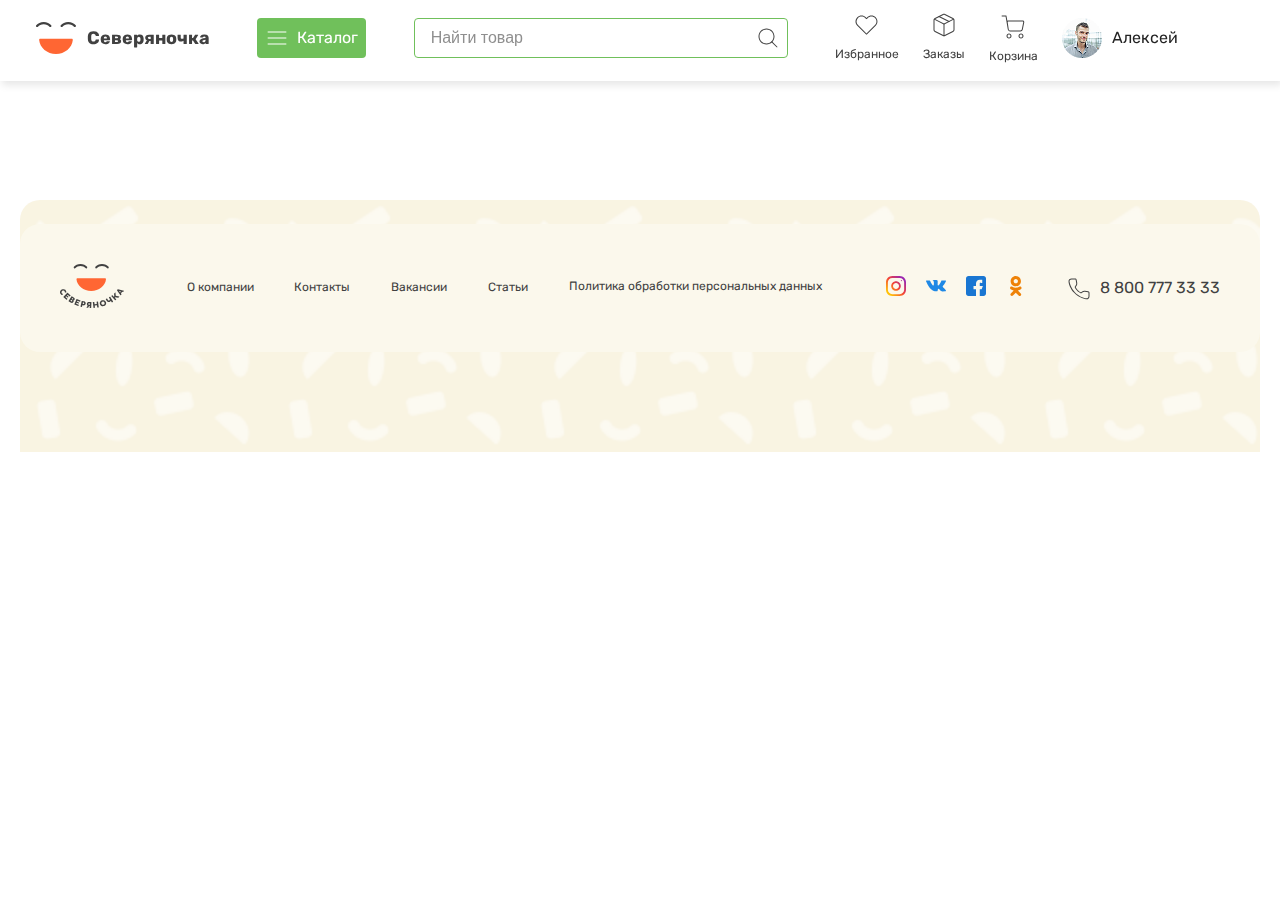
<file: pages/Корзина.html>
<!DOCTYPE html>
<html lang="ru">

<head>
  <meta charset="UTF-8">
  <meta name="viewport" content="width=device-width, initial-scale=1.0">
  <title>Корзина</title>
  <link rel="icon" href="../images/components/logotiveIcon.svg">
  <link rel="stylesheet" href="../css/style.min.css">
</head>

<body>

  <!--|| header ||-->

  <header class="header">
    <nav>
      <div class=" container header--bd">
        <div class="header--brand">
          <a href="../index.html">
            <svg width="40" height="32" viewBox="0 0 40 32" fill="none" xmlns="http://www.w3.org/2000/svg">
              <path
                d="M35.6689 16.8188H4.28623C3.62872 16.8188 3.09179 17.3762 3.15209 18.0341C3.84119 25.8487 11.1112 31.9997 19.9776 31.9997C28.844 31.9997 36.1139 25.8515 36.803 18.0341C36.8605 17.3762 36.3264 16.8188 35.6689 16.8188Z"
                fill="#FF6633" />
              <path fill-rule="evenodd" clip-rule="evenodd"
                d="M0.225147 3.33137C1.7887 1.27854 4.60645 0 7.711 0C10.8155 0 13.6333 1.27854 15.1969 3.33137C15.5659 3.81589 15.4714 4.50716 14.9858 4.87537C14.5001 5.24357 13.8073 5.14928 13.4383 4.66476C12.3661 3.25707 10.2569 2.20377 7.711 2.20377C5.16509 2.20377 3.05591 3.25707 1.98374 4.66476C1.6147 5.14928 0.921857 5.24357 0.436236 4.87537C-0.0493858 4.50716 -0.143894 3.81589 0.225147 3.33137Z"
                fill="#414141" />
              <path fill-rule="evenodd" clip-rule="evenodd"
                d="M24.7671 3.33137C26.3307 1.27854 29.1484 0 32.253 0C35.3552 0 38.1721 1.27884 39.7381 3.33045C40.1077 3.81458 40.0139 4.50596 39.5287 4.87467C39.0434 5.24338 38.3505 5.14981 37.981 4.66568C36.9055 3.25676 34.7955 2.20377 32.253 2.20377C29.7071 2.20377 27.5979 3.25707 26.5257 4.66476C26.1567 5.14928 25.4638 5.24357 24.9782 4.87537C24.4926 4.50716 24.3981 3.81589 24.7671 3.33137Z"
                fill="#414141" />
            </svg>

            <span class="header--brand_span">Северяночка</span>
          </a>
        </div>
        <a href="../pages/Категории.html" class="header--menuLink"><span>Каталог</span></a>
        <form>
          <input type="search" id="search" placeholder="Найти товар">
          <label for="search"><img src="../images/components/search.svg" alt="Найти товар"></label>
        </form>
        <ul class="header--menu">
          <li>
            <a href="../pages/Избраное.html">
              <svg width="25" height="24" viewBox="0 0 25 24" xmlns="http://www.w3.org/2000/svg">
                <path fill-rule="evenodd" clip-rule="evenodd"
                  d="M13.2046 4.25632C14.3299 3.13054 15.8564 2.49805 17.4482 2.49805C19.0399 2.49805 20.5664 3.13051 21.6916 4.25624C22.8174 5.38152 23.45 6.90816 23.45 8.49987C23.45 10.0916 22.8175 11.6181 21.6917 12.7434C21.6917 12.7435 21.6917 12.7434 21.6917 12.7434L12.8517 21.5834C12.6565 21.7787 12.3399 21.7787 12.1446 21.5834L3.30461 12.7434C0.960963 10.3998 0.960963 6.59997 3.30461 4.25632C5.64826 1.91267 9.44807 1.91267 11.7917 4.25632L12.4982 4.96277L13.2046 4.25632C13.2046 4.25629 13.2046 4.25635 13.2046 4.25632ZM17.4482 3.49805C16.1217 3.49805 14.8496 4.02515 13.9118 4.96334L12.8517 6.02343C12.758 6.11719 12.6308 6.16987 12.4982 6.16987C12.3656 6.16987 12.2384 6.11719 12.1446 6.02343L11.0846 4.96343C9.13149 3.0103 5.96484 3.0103 4.01172 4.96343C2.05859 6.91655 2.05859 10.0832 4.01172 12.0363L12.4982 20.5228L20.9846 12.0363C21.9228 11.0986 22.45 9.82636 22.45 8.49987C22.45 7.17338 21.9229 5.90126 20.9847 4.96351C20.0469 4.02532 18.7747 3.49805 17.4482 3.49805Z" />
              </svg>
              <span>Избранное</span>
            </a>
          </li>
          <li>
            <a href="../pages/СтолЗаказов.html">
              <svg width="24" height="24" viewBox="0 0 24 24" xmlns="http://www.w3.org/2000/svg">
                <path fill-rule="evenodd" clip-rule="evenodd"
                  d="M11.3325 1.89792C11.3324 1.89801 11.3327 1.89782 11.3325 1.89792L3.33366 5.89736L3.33255 5.89792C2.82288 6.15117 2.50045 6.67105 2.50005 7.24015V16.7636C2.49608 17.3335 2.81541 17.8564 3.32416 18.1132C3.32387 18.113 3.32445 18.1133 3.32416 18.1132L11.3237 22.1129C11.7462 22.3244 12.2438 22.3244 12.6663 22.113L20.6664 18.1129L20.6675 18.1124C21.1773 17.8591 21.4997 17.3391 21.5 16.7699V7.24042C21.4997 6.67121 21.1773 6.15121 20.6675 5.89792L20.6664 5.89736L12.6675 1.89792C12.6674 1.89782 12.6677 1.89801 12.6675 1.89792C12.2474 1.68935 11.7527 1.68934 11.3325 1.89792ZM10.8875 1.00238C11.5883 0.654153 12.4118 0.654153 13.1125 1.00238L13.1137 1.00293L21.1125 5.00238C21.1124 5.0023 21.1127 5.00247 21.1125 5.00238C21.9618 5.42464 22.4995 6.29138 22.5 7.23988V16.7701C22.4995 17.7186 21.9624 18.5853 21.1132 19.0076C21.113 19.0077 21.1134 19.0075 21.1132 19.0076L13.1138 23.0073C13.1138 23.0073 13.1138 23.0073 13.1138 23.0073C12.4097 23.3596 11.5806 23.3597 10.8764 23.0074C10.8764 23.0073 10.8765 23.0074 10.8764 23.0074L2.87644 19.0074L2.87506 19.0067C2.02685 18.5793 1.49413 17.7082 1.50005 16.7585V7.24015C1.50055 6.29169 2.03772 5.42496 2.88695 5.00268C2.88675 5.00278 2.88715 5.00258 2.88695 5.00268L10.8864 1.00294L10.8875 1.00238Z" />
                <path fill-rule="evenodd" clip-rule="evenodd"
                  d="M1.87321 5.93617C1.9967 5.68918 2.29704 5.58907 2.54403 5.71256L12.0004 10.4408L21.4568 5.71256C21.7038 5.58907 22.0041 5.68918 22.1276 5.93617C22.2511 6.18316 22.151 6.4835 21.904 6.60699L12.224 11.447C12.0833 11.5174 11.9176 11.5174 11.7768 11.447L2.09682 6.60699C1.84983 6.4835 1.74971 6.18316 1.87321 5.93617Z" />
                <path fill-rule="evenodd" clip-rule="evenodd"
                  d="M12 10.5C12.2761 10.5 12.5 10.7239 12.5 11V22.76C12.5 23.0361 12.2761 23.26 12 23.26C11.7239 23.26 11.5 23.0361 11.5 22.76V11C11.5 10.7239 11.7239 10.5 12 10.5Z" />
                <path fill-rule="evenodd" clip-rule="evenodd"
                  d="M6.5529 3.2765C6.67639 3.02951 6.97673 2.9294 7.22372 3.0529L17.2237 8.0529C17.4707 8.17639 17.5708 8.47673 17.4473 8.72372C17.3238 8.97071 17.0235 9.07082 16.7765 8.94732L6.7765 3.94732C6.52951 3.82383 6.4294 3.52349 6.5529 3.2765Z" />
              </svg>

              <span>Заказы</span>
            </a>
          </li>
          <li>
            <a href="../pages/Корзина.html">
              <svg width="24" height="28" viewBox="0 0 24 28" xmlns="http://www.w3.org/2000/svg">
                <path fill-rule="evenodd" clip-rule="evenodd"
                  d="M5.5 25C5.5 23.6193 6.61929 22.5 8 22.5C9.38071 22.5 10.5 23.6193 10.5 25C10.5 26.3807 9.38071 27.5 8 27.5C6.61929 27.5 5.5 26.3807 5.5 25ZM8 23.5C7.17157 23.5 6.5 24.1716 6.5 25C6.5 25.8284 7.17157 26.5 8 26.5C8.82843 26.5 9.5 25.8284 9.5 25C9.5 24.1716 8.82843 23.5 8 23.5Z" />
                <path fill-rule="evenodd" clip-rule="evenodd"
                  d="M17.5 25C17.5 23.6193 18.6193 22.5 20 22.5C21.3807 22.5 22.5 23.6193 22.5 25C22.5 26.3807 21.3807 27.5 20 27.5C18.6193 27.5 17.5 26.3807 17.5 25ZM20 23.5C19.1716 23.5 18.5 24.1716 18.5 25C18.5 25.8284 19.1716 26.5 20 26.5C20.8284 26.5 21.5 25.8284 21.5 25C21.5 24.1716 20.8284 23.5 20 23.5Z" />
                <path fill-rule="evenodd" clip-rule="evenodd"
                  d="M1 4.5C0.723858 4.5 0.5 4.72386 0.5 5C0.5 5.27614 0.723858 5.5 1 5.5H4.58051C5.33783 9.79147 6.10333 14.0643 6.74931 18.3709C6.93288 19.5947 7.98416 20.5 9.22165 20.5H19.3597C20.5514 20.5 21.5774 19.6588 21.8111 18.4903L23.2503 11.2942C23.436 10.366 22.726 9.5 21.7795 9.5H7.16046C6.8575 9.5 6.57797 9.58901 6.34436 9.74093L5.49239 4.91311C5.45023 4.67418 5.24262 4.5 5 4.5H1ZM6.666 11.0742C6.62065 10.7719 6.85478 10.5 7.16046 10.5H21.7795C22.095 10.5 22.3316 10.7887 22.2698 11.0981L20.8305 18.2942C20.6903 18.9953 20.0747 19.5 19.3597 19.5H9.22165C8.47916 19.5 7.84839 18.9568 7.73825 18.2225L6.666 11.0742Z" />
              </svg>

              <span>Корзина</span>
            </a>
          </li>
          <li class="header--menu__me">
            <img src="../images/components/avatar.png" alt="avatar">
            <span>Алексей</span>
          </li>
        </ul>
      </div>

      <div class=" container header--md">

        <div class="header--brand">
          <a href="../index.html">
            <svg width="40" height="32" viewBox="0 0 40 32" fill="none" xmlns="http://www.w3.org/2000/svg">
              <path
                d="M35.6689 16.8188H4.28623C3.62872 16.8188 3.09179 17.3762 3.15209 18.0341C3.84119 25.8487 11.1112 31.9997 19.9776 31.9997C28.844 31.9997 36.1139 25.8515 36.803 18.0341C36.8605 17.3762 36.3264 16.8188 35.6689 16.8188Z"
                fill="#FF6633" />
              <path fill-rule="evenodd" clip-rule="evenodd"
                d="M0.225147 3.33137C1.7887 1.27854 4.60645 0 7.711 0C10.8155 0 13.6333 1.27854 15.1969 3.33137C15.5659 3.81589 15.4714 4.50716 14.9858 4.87537C14.5001 5.24357 13.8073 5.14928 13.4383 4.66476C12.3661 3.25707 10.2569 2.20377 7.711 2.20377C5.16509 2.20377 3.05591 3.25707 1.98374 4.66476C1.6147 5.14928 0.921857 5.24357 0.436236 4.87537C-0.0493858 4.50716 -0.143894 3.81589 0.225147 3.33137Z"
                fill="#414141" />
              <path fill-rule="evenodd" clip-rule="evenodd"
                d="M24.7671 3.33137C26.3307 1.27854 29.1484 0 32.253 0C35.3552 0 38.1721 1.27884 39.7381 3.33045C40.1077 3.81458 40.0139 4.50596 39.5287 4.87467C39.0434 5.24338 38.3505 5.14981 37.981 4.66568C36.9055 3.25676 34.7955 2.20377 32.253 2.20377C29.7071 2.20377 27.5979 3.25707 26.5257 4.66476C26.1567 5.14928 25.4638 5.24357 24.9782 4.87537C24.4926 4.50716 24.3981 3.81589 24.7671 3.33137Z"
                fill="#414141" />
            </svg>
          </a>
        </div>

        <form>
          <input type="search" id="search" placeholder="Найти товар">
          <label for="search"><img src="../images/components/search.svg" alt="Найти товар"></label>
        </form>

        <ul class="header--menu header--md__menu">
          <li>
            <a href="../pages/Категории.html" class="header--menuLink"><span>Каталог</span></a>
          </li>
          <li>
            <a href="../pages/Избраное.html">
              <svg width="25" height="24" viewBox="0 0 25 24" xmlns="http://www.w3.org/2000/svg">
                <path fill-rule="evenodd" clip-rule="evenodd"
                  d="M13.2046 4.25632C14.3299 3.13054 15.8564 2.49805 17.4482 2.49805C19.0399 2.49805 20.5664 3.13051 21.6916 4.25624C22.8174 5.38152 23.45 6.90816 23.45 8.49987C23.45 10.0916 22.8175 11.6181 21.6917 12.7434C21.6917 12.7435 21.6917 12.7434 21.6917 12.7434L12.8517 21.5834C12.6565 21.7787 12.3399 21.7787 12.1446 21.5834L3.30461 12.7434C0.960963 10.3998 0.960963 6.59997 3.30461 4.25632C5.64826 1.91267 9.44807 1.91267 11.7917 4.25632L12.4982 4.96277L13.2046 4.25632C13.2046 4.25629 13.2046 4.25635 13.2046 4.25632ZM17.4482 3.49805C16.1217 3.49805 14.8496 4.02515 13.9118 4.96334L12.8517 6.02343C12.758 6.11719 12.6308 6.16987 12.4982 6.16987C12.3656 6.16987 12.2384 6.11719 12.1446 6.02343L11.0846 4.96343C9.13149 3.0103 5.96484 3.0103 4.01172 4.96343C2.05859 6.91655 2.05859 10.0832 4.01172 12.0363L12.4982 20.5228L20.9846 12.0363C21.9228 11.0986 22.45 9.82636 22.45 8.49987C22.45 7.17338 21.9229 5.90126 20.9847 4.96351C20.0469 4.02532 18.7747 3.49805 17.4482 3.49805Z" />
              </svg>
              <span>Избранное</span>
            </a>
          </li>
          <li>
            <a href="../pages/СтолЗаказов.html">
              <svg width="24" height="24" viewBox="0 0 24 24" xmlns="http://www.w3.org/2000/svg">
                <path fill-rule="evenodd" clip-rule="evenodd"
                  d="M11.3325 1.89792C11.3324 1.89801 11.3327 1.89782 11.3325 1.89792L3.33366 5.89736L3.33255 5.89792C2.82288 6.15117 2.50045 6.67105 2.50005 7.24015V16.7636C2.49608 17.3335 2.81541 17.8564 3.32416 18.1132C3.32387 18.113 3.32445 18.1133 3.32416 18.1132L11.3237 22.1129C11.7462 22.3244 12.2438 22.3244 12.6663 22.113L20.6664 18.1129L20.6675 18.1124C21.1773 17.8591 21.4997 17.3391 21.5 16.7699V7.24042C21.4997 6.67121 21.1773 6.15121 20.6675 5.89792L20.6664 5.89736L12.6675 1.89792C12.6674 1.89782 12.6677 1.89801 12.6675 1.89792C12.2474 1.68935 11.7527 1.68934 11.3325 1.89792ZM10.8875 1.00238C11.5883 0.654153 12.4118 0.654153 13.1125 1.00238L13.1137 1.00293L21.1125 5.00238C21.1124 5.0023 21.1127 5.00247 21.1125 5.00238C21.9618 5.42464 22.4995 6.29138 22.5 7.23988V16.7701C22.4995 17.7186 21.9624 18.5853 21.1132 19.0076C21.113 19.0077 21.1134 19.0075 21.1132 19.0076L13.1138 23.0073C13.1138 23.0073 13.1138 23.0073 13.1138 23.0073C12.4097 23.3596 11.5806 23.3597 10.8764 23.0074C10.8764 23.0073 10.8765 23.0074 10.8764 23.0074L2.87644 19.0074L2.87506 19.0067C2.02685 18.5793 1.49413 17.7082 1.50005 16.7585V7.24015C1.50055 6.29169 2.03772 5.42496 2.88695 5.00268C2.88675 5.00278 2.88715 5.00258 2.88695 5.00268L10.8864 1.00294L10.8875 1.00238Z" />
                <path fill-rule="evenodd" clip-rule="evenodd"
                  d="M1.87321 5.93617C1.9967 5.68918 2.29704 5.58907 2.54403 5.71256L12.0004 10.4408L21.4568 5.71256C21.7038 5.58907 22.0041 5.68918 22.1276 5.93617C22.2511 6.18316 22.151 6.4835 21.904 6.60699L12.224 11.447C12.0833 11.5174 11.9176 11.5174 11.7768 11.447L2.09682 6.60699C1.84983 6.4835 1.74971 6.18316 1.87321 5.93617Z" />
                <path fill-rule="evenodd" clip-rule="evenodd"
                  d="M12 10.5C12.2761 10.5 12.5 10.7239 12.5 11V22.76C12.5 23.0361 12.2761 23.26 12 23.26C11.7239 23.26 11.5 23.0361 11.5 22.76V11C11.5 10.7239 11.7239 10.5 12 10.5Z" />
                <path fill-rule="evenodd" clip-rule="evenodd"
                  d="M6.5529 3.2765C6.67639 3.02951 6.97673 2.9294 7.22372 3.0529L17.2237 8.0529C17.4707 8.17639 17.5708 8.47673 17.4473 8.72372C17.3238 8.97071 17.0235 9.07082 16.7765 8.94732L6.7765 3.94732C6.52951 3.82383 6.4294 3.52349 6.5529 3.2765Z" />
              </svg>

              <span>Заказы</span>
            </a>
          </li>
          <li>
            <a href="../pages/Корзина.html">
              <svg width="24" height="28" viewBox="0 0 24 28" xmlns="http://www.w3.org/2000/svg">
                <path fill-rule="evenodd" clip-rule="evenodd"
                  d="M5.5 25C5.5 23.6193 6.61929 22.5 8 22.5C9.38071 22.5 10.5 23.6193 10.5 25C10.5 26.3807 9.38071 27.5 8 27.5C6.61929 27.5 5.5 26.3807 5.5 25ZM8 23.5C7.17157 23.5 6.5 24.1716 6.5 25C6.5 25.8284 7.17157 26.5 8 26.5C8.82843 26.5 9.5 25.8284 9.5 25C9.5 24.1716 8.82843 23.5 8 23.5Z" />
                <path fill-rule="evenodd" clip-rule="evenodd"
                  d="M17.5 25C17.5 23.6193 18.6193 22.5 20 22.5C21.3807 22.5 22.5 23.6193 22.5 25C22.5 26.3807 21.3807 27.5 20 27.5C18.6193 27.5 17.5 26.3807 17.5 25ZM20 23.5C19.1716 23.5 18.5 24.1716 18.5 25C18.5 25.8284 19.1716 26.5 20 26.5C20.8284 26.5 21.5 25.8284 21.5 25C21.5 24.1716 20.8284 23.5 20 23.5Z" />
                <path fill-rule="evenodd" clip-rule="evenodd"
                  d="M1 4.5C0.723858 4.5 0.5 4.72386 0.5 5C0.5 5.27614 0.723858 5.5 1 5.5H4.58051C5.33783 9.79147 6.10333 14.0643 6.74931 18.3709C6.93288 19.5947 7.98416 20.5 9.22165 20.5H19.3597C20.5514 20.5 21.5774 19.6588 21.8111 18.4903L23.2503 11.2942C23.436 10.366 22.726 9.5 21.7795 9.5H7.16046C6.8575 9.5 6.57797 9.58901 6.34436 9.74093L5.49239 4.91311C5.45023 4.67418 5.24262 4.5 5 4.5H1ZM6.666 11.0742C6.62065 10.7719 6.85478 10.5 7.16046 10.5H21.7795C22.095 10.5 22.3316 10.7887 22.2698 11.0981L20.8305 18.2942C20.6903 18.9953 20.0747 19.5 19.3597 19.5H9.22165C8.47916 19.5 7.84839 18.9568 7.73825 18.2225L6.666 11.0742Z" />
              </svg>

              <span>Корзина</span>
            </a>
          </li>
          <li class="header--menu__me">
            <img src="../images/components/avatar.png" alt="avatar">
          </li>
        </ul>
      </div>

    </nav>
  </header>


  <main>

    <section></section>

  </main>


  <!--|| footer ||-->

  <footer class="footer">
    <div class="footer--wrapper container">
      <a href="../index.html">
        <img src="../images/components/footerLogo.svg" alt="site logotive">
      </a>
      <nav>
        <ul>
          <li><a href="../pages/oНас.html">О компании</a></li>
          <li><a href="../pages/Контакты.html">Контакты</a></li>
          <li><a href="../pages/Вакансии.html">Вакансии</a></li>
          <li><a href="../pages/Заказы.html">Статьи</a></li>
          <li>
            <p>Политика обработки персональных данных</p>
          </li>
        </ul>
      </nav>
      <div class="footer--social">
        <ul>
          <li><a href="https://www.instagram.com/"><img src="../images/components/instagram.svg"
                alt="inter the instagram"></a></li>
          <li><a href="https://vk.com/"><img src="../images/components/vkontakte.svg" alt="inter the vk"></a></li>
          <li><a href="https://www.facebook.com/"><img src="../images/components/facebook.svg"
                alt="inter the facebook"></a></li>
          <li><a href="https://ok.ru/"><img src="../images/components/ok.svg" alt="inter the ok"></a></li>
        </ul>
        <a href="tel:8 800 777 33 33">8 800 777 33 33</a>
      </div>
    </div>
  </footer>

</body>

</html>
</file>
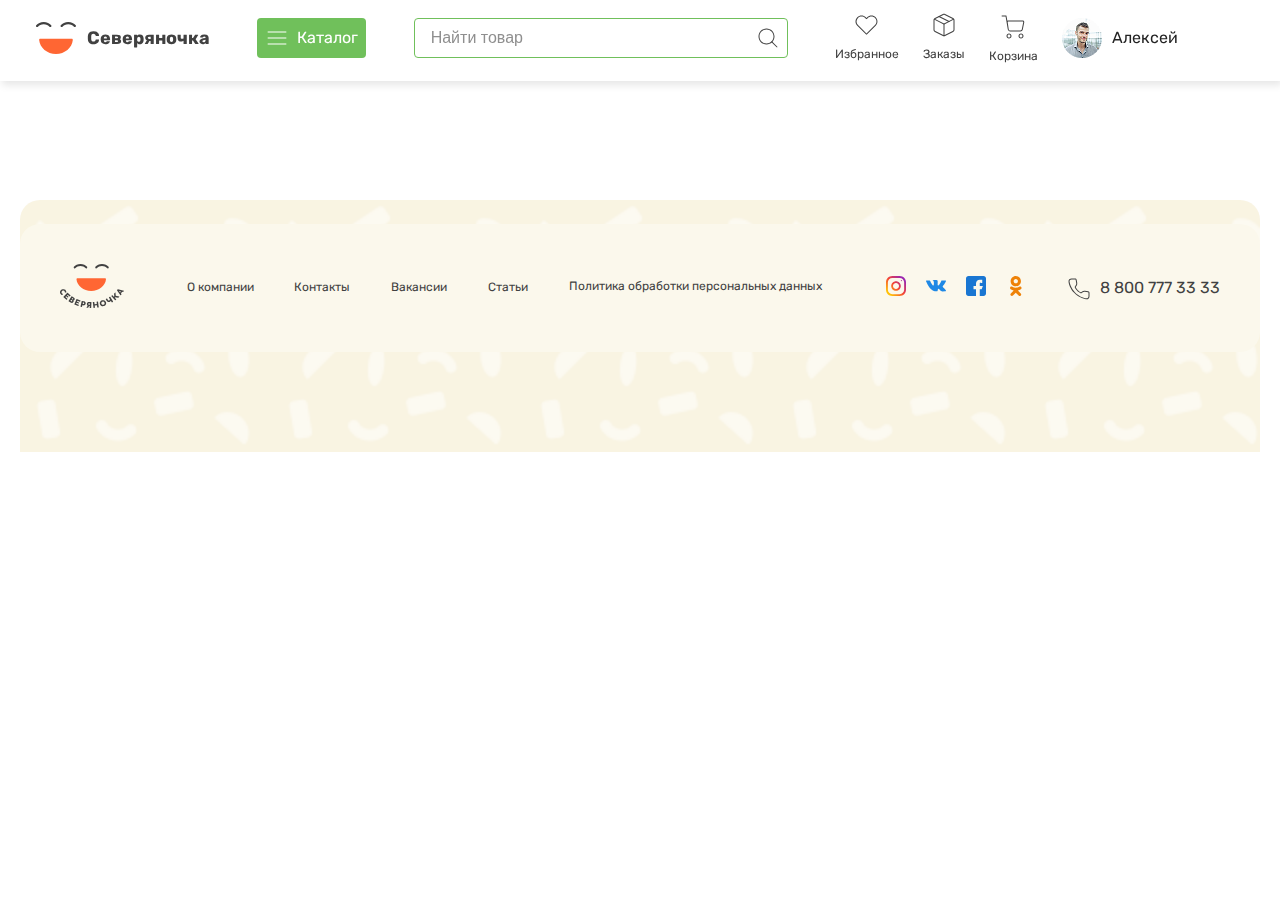
<file: pages/СтолЗаказов.html>
<!DOCTYPE html>
<html lang="ru">

<head>
  <meta charset="UTF-8">
  <meta name="viewport" content="width=device-width, initial-scale=1.0">
  <title>Стол заказов</title>
  <link rel="icon" href="../images/components/logotiveIcon.svg">
  <link rel="stylesheet" href="../css/style.min.css">
</head>

<body>

  <!--|| header ||-->

  <header class="header">
    <nav>
      <div class=" container header--bd">
        <div class="header--brand">
          <a href="../index.html">
            <svg width="40" height="32" viewBox="0 0 40 32" fill="none" xmlns="http://www.w3.org/2000/svg">
              <path
                d="M35.6689 16.8188H4.28623C3.62872 16.8188 3.09179 17.3762 3.15209 18.0341C3.84119 25.8487 11.1112 31.9997 19.9776 31.9997C28.844 31.9997 36.1139 25.8515 36.803 18.0341C36.8605 17.3762 36.3264 16.8188 35.6689 16.8188Z"
                fill="#FF6633" />
              <path fill-rule="evenodd" clip-rule="evenodd"
                d="M0.225147 3.33137C1.7887 1.27854 4.60645 0 7.711 0C10.8155 0 13.6333 1.27854 15.1969 3.33137C15.5659 3.81589 15.4714 4.50716 14.9858 4.87537C14.5001 5.24357 13.8073 5.14928 13.4383 4.66476C12.3661 3.25707 10.2569 2.20377 7.711 2.20377C5.16509 2.20377 3.05591 3.25707 1.98374 4.66476C1.6147 5.14928 0.921857 5.24357 0.436236 4.87537C-0.0493858 4.50716 -0.143894 3.81589 0.225147 3.33137Z"
                fill="#414141" />
              <path fill-rule="evenodd" clip-rule="evenodd"
                d="M24.7671 3.33137C26.3307 1.27854 29.1484 0 32.253 0C35.3552 0 38.1721 1.27884 39.7381 3.33045C40.1077 3.81458 40.0139 4.50596 39.5287 4.87467C39.0434 5.24338 38.3505 5.14981 37.981 4.66568C36.9055 3.25676 34.7955 2.20377 32.253 2.20377C29.7071 2.20377 27.5979 3.25707 26.5257 4.66476C26.1567 5.14928 25.4638 5.24357 24.9782 4.87537C24.4926 4.50716 24.3981 3.81589 24.7671 3.33137Z"
                fill="#414141" />
            </svg>

            <span class="header--brand_span">Северяночка</span>
          </a>
        </div>
        <a href="../pages/Категории.html" class="header--menuLink"><span>Каталог</span></a>
        <form>
          <input type="search" id="search" placeholder="Найти товар">
          <label for="search"><img src="../images/components/search.svg" alt="Найти товар"></label>
        </form>
        <ul class="header--menu">
          <li>
            <a href="../pages/Избраное.html">
              <svg width="25" height="24" viewBox="0 0 25 24" xmlns="http://www.w3.org/2000/svg">
                <path fill-rule="evenodd" clip-rule="evenodd"
                  d="M13.2046 4.25632C14.3299 3.13054 15.8564 2.49805 17.4482 2.49805C19.0399 2.49805 20.5664 3.13051 21.6916 4.25624C22.8174 5.38152 23.45 6.90816 23.45 8.49987C23.45 10.0916 22.8175 11.6181 21.6917 12.7434C21.6917 12.7435 21.6917 12.7434 21.6917 12.7434L12.8517 21.5834C12.6565 21.7787 12.3399 21.7787 12.1446 21.5834L3.30461 12.7434C0.960963 10.3998 0.960963 6.59997 3.30461 4.25632C5.64826 1.91267 9.44807 1.91267 11.7917 4.25632L12.4982 4.96277L13.2046 4.25632C13.2046 4.25629 13.2046 4.25635 13.2046 4.25632ZM17.4482 3.49805C16.1217 3.49805 14.8496 4.02515 13.9118 4.96334L12.8517 6.02343C12.758 6.11719 12.6308 6.16987 12.4982 6.16987C12.3656 6.16987 12.2384 6.11719 12.1446 6.02343L11.0846 4.96343C9.13149 3.0103 5.96484 3.0103 4.01172 4.96343C2.05859 6.91655 2.05859 10.0832 4.01172 12.0363L12.4982 20.5228L20.9846 12.0363C21.9228 11.0986 22.45 9.82636 22.45 8.49987C22.45 7.17338 21.9229 5.90126 20.9847 4.96351C20.0469 4.02532 18.7747 3.49805 17.4482 3.49805Z" />
              </svg>
              <span>Избранное</span>
            </a>
          </li>
          <li>
            <a href="../pages/СтолЗаказов.html">
              <svg width="24" height="24" viewBox="0 0 24 24" xmlns="http://www.w3.org/2000/svg">
                <path fill-rule="evenodd" clip-rule="evenodd"
                  d="M11.3325 1.89792C11.3324 1.89801 11.3327 1.89782 11.3325 1.89792L3.33366 5.89736L3.33255 5.89792C2.82288 6.15117 2.50045 6.67105 2.50005 7.24015V16.7636C2.49608 17.3335 2.81541 17.8564 3.32416 18.1132C3.32387 18.113 3.32445 18.1133 3.32416 18.1132L11.3237 22.1129C11.7462 22.3244 12.2438 22.3244 12.6663 22.113L20.6664 18.1129L20.6675 18.1124C21.1773 17.8591 21.4997 17.3391 21.5 16.7699V7.24042C21.4997 6.67121 21.1773 6.15121 20.6675 5.89792L20.6664 5.89736L12.6675 1.89792C12.6674 1.89782 12.6677 1.89801 12.6675 1.89792C12.2474 1.68935 11.7527 1.68934 11.3325 1.89792ZM10.8875 1.00238C11.5883 0.654153 12.4118 0.654153 13.1125 1.00238L13.1137 1.00293L21.1125 5.00238C21.1124 5.0023 21.1127 5.00247 21.1125 5.00238C21.9618 5.42464 22.4995 6.29138 22.5 7.23988V16.7701C22.4995 17.7186 21.9624 18.5853 21.1132 19.0076C21.113 19.0077 21.1134 19.0075 21.1132 19.0076L13.1138 23.0073C13.1138 23.0073 13.1138 23.0073 13.1138 23.0073C12.4097 23.3596 11.5806 23.3597 10.8764 23.0074C10.8764 23.0073 10.8765 23.0074 10.8764 23.0074L2.87644 19.0074L2.87506 19.0067C2.02685 18.5793 1.49413 17.7082 1.50005 16.7585V7.24015C1.50055 6.29169 2.03772 5.42496 2.88695 5.00268C2.88675 5.00278 2.88715 5.00258 2.88695 5.00268L10.8864 1.00294L10.8875 1.00238Z" />
                <path fill-rule="evenodd" clip-rule="evenodd"
                  d="M1.87321 5.93617C1.9967 5.68918 2.29704 5.58907 2.54403 5.71256L12.0004 10.4408L21.4568 5.71256C21.7038 5.58907 22.0041 5.68918 22.1276 5.93617C22.2511 6.18316 22.151 6.4835 21.904 6.60699L12.224 11.447C12.0833 11.5174 11.9176 11.5174 11.7768 11.447L2.09682 6.60699C1.84983 6.4835 1.74971 6.18316 1.87321 5.93617Z" />
                <path fill-rule="evenodd" clip-rule="evenodd"
                  d="M12 10.5C12.2761 10.5 12.5 10.7239 12.5 11V22.76C12.5 23.0361 12.2761 23.26 12 23.26C11.7239 23.26 11.5 23.0361 11.5 22.76V11C11.5 10.7239 11.7239 10.5 12 10.5Z" />
                <path fill-rule="evenodd" clip-rule="evenodd"
                  d="M6.5529 3.2765C6.67639 3.02951 6.97673 2.9294 7.22372 3.0529L17.2237 8.0529C17.4707 8.17639 17.5708 8.47673 17.4473 8.72372C17.3238 8.97071 17.0235 9.07082 16.7765 8.94732L6.7765 3.94732C6.52951 3.82383 6.4294 3.52349 6.5529 3.2765Z" />
              </svg>

              <span>Заказы</span>
            </a>
          </li>
          <li>
            <a href="../pages/Корзина.html">
              <svg width="24" height="28" viewBox="0 0 24 28" xmlns="http://www.w3.org/2000/svg">
                <path fill-rule="evenodd" clip-rule="evenodd"
                  d="M5.5 25C5.5 23.6193 6.61929 22.5 8 22.5C9.38071 22.5 10.5 23.6193 10.5 25C10.5 26.3807 9.38071 27.5 8 27.5C6.61929 27.5 5.5 26.3807 5.5 25ZM8 23.5C7.17157 23.5 6.5 24.1716 6.5 25C6.5 25.8284 7.17157 26.5 8 26.5C8.82843 26.5 9.5 25.8284 9.5 25C9.5 24.1716 8.82843 23.5 8 23.5Z" />
                <path fill-rule="evenodd" clip-rule="evenodd"
                  d="M17.5 25C17.5 23.6193 18.6193 22.5 20 22.5C21.3807 22.5 22.5 23.6193 22.5 25C22.5 26.3807 21.3807 27.5 20 27.5C18.6193 27.5 17.5 26.3807 17.5 25ZM20 23.5C19.1716 23.5 18.5 24.1716 18.5 25C18.5 25.8284 19.1716 26.5 20 26.5C20.8284 26.5 21.5 25.8284 21.5 25C21.5 24.1716 20.8284 23.5 20 23.5Z" />
                <path fill-rule="evenodd" clip-rule="evenodd"
                  d="M1 4.5C0.723858 4.5 0.5 4.72386 0.5 5C0.5 5.27614 0.723858 5.5 1 5.5H4.58051C5.33783 9.79147 6.10333 14.0643 6.74931 18.3709C6.93288 19.5947 7.98416 20.5 9.22165 20.5H19.3597C20.5514 20.5 21.5774 19.6588 21.8111 18.4903L23.2503 11.2942C23.436 10.366 22.726 9.5 21.7795 9.5H7.16046C6.8575 9.5 6.57797 9.58901 6.34436 9.74093L5.49239 4.91311C5.45023 4.67418 5.24262 4.5 5 4.5H1ZM6.666 11.0742C6.62065 10.7719 6.85478 10.5 7.16046 10.5H21.7795C22.095 10.5 22.3316 10.7887 22.2698 11.0981L20.8305 18.2942C20.6903 18.9953 20.0747 19.5 19.3597 19.5H9.22165C8.47916 19.5 7.84839 18.9568 7.73825 18.2225L6.666 11.0742Z" />
              </svg>

              <span>Корзина</span>
            </a>
          </li>
          <li class="header--menu__me">
            <img src="../images/components/avatar.png" alt="avatar">
            <span>Алексей</span>
          </li>
        </ul>
      </div>

      <div class=" container header--md">

        <div class="header--brand">
          <a href="../index.html">
            <svg width="40" height="32" viewBox="0 0 40 32" fill="none" xmlns="http://www.w3.org/2000/svg">
              <path
                d="M35.6689 16.8188H4.28623C3.62872 16.8188 3.09179 17.3762 3.15209 18.0341C3.84119 25.8487 11.1112 31.9997 19.9776 31.9997C28.844 31.9997 36.1139 25.8515 36.803 18.0341C36.8605 17.3762 36.3264 16.8188 35.6689 16.8188Z"
                fill="#FF6633" />
              <path fill-rule="evenodd" clip-rule="evenodd"
                d="M0.225147 3.33137C1.7887 1.27854 4.60645 0 7.711 0C10.8155 0 13.6333 1.27854 15.1969 3.33137C15.5659 3.81589 15.4714 4.50716 14.9858 4.87537C14.5001 5.24357 13.8073 5.14928 13.4383 4.66476C12.3661 3.25707 10.2569 2.20377 7.711 2.20377C5.16509 2.20377 3.05591 3.25707 1.98374 4.66476C1.6147 5.14928 0.921857 5.24357 0.436236 4.87537C-0.0493858 4.50716 -0.143894 3.81589 0.225147 3.33137Z"
                fill="#414141" />
              <path fill-rule="evenodd" clip-rule="evenodd"
                d="M24.7671 3.33137C26.3307 1.27854 29.1484 0 32.253 0C35.3552 0 38.1721 1.27884 39.7381 3.33045C40.1077 3.81458 40.0139 4.50596 39.5287 4.87467C39.0434 5.24338 38.3505 5.14981 37.981 4.66568C36.9055 3.25676 34.7955 2.20377 32.253 2.20377C29.7071 2.20377 27.5979 3.25707 26.5257 4.66476C26.1567 5.14928 25.4638 5.24357 24.9782 4.87537C24.4926 4.50716 24.3981 3.81589 24.7671 3.33137Z"
                fill="#414141" />
            </svg>
          </a>
        </div>

        <form>
          <input type="search" id="search" placeholder="Найти товар">
          <label for="search"><img src="../images/components/search.svg" alt="Найти товар"></label>
        </form>

        <ul class="header--menu header--md__menu">
          <li>
            <a href="../pages/Категории.html" class="header--menuLink"><span>Каталог</span></a>
          </li>
          <li>
            <a href="../pages/Избраное.html">
              <svg width="25" height="24" viewBox="0 0 25 24" xmlns="http://www.w3.org/2000/svg">
                <path fill-rule="evenodd" clip-rule="evenodd"
                  d="M13.2046 4.25632C14.3299 3.13054 15.8564 2.49805 17.4482 2.49805C19.0399 2.49805 20.5664 3.13051 21.6916 4.25624C22.8174 5.38152 23.45 6.90816 23.45 8.49987C23.45 10.0916 22.8175 11.6181 21.6917 12.7434C21.6917 12.7435 21.6917 12.7434 21.6917 12.7434L12.8517 21.5834C12.6565 21.7787 12.3399 21.7787 12.1446 21.5834L3.30461 12.7434C0.960963 10.3998 0.960963 6.59997 3.30461 4.25632C5.64826 1.91267 9.44807 1.91267 11.7917 4.25632L12.4982 4.96277L13.2046 4.25632C13.2046 4.25629 13.2046 4.25635 13.2046 4.25632ZM17.4482 3.49805C16.1217 3.49805 14.8496 4.02515 13.9118 4.96334L12.8517 6.02343C12.758 6.11719 12.6308 6.16987 12.4982 6.16987C12.3656 6.16987 12.2384 6.11719 12.1446 6.02343L11.0846 4.96343C9.13149 3.0103 5.96484 3.0103 4.01172 4.96343C2.05859 6.91655 2.05859 10.0832 4.01172 12.0363L12.4982 20.5228L20.9846 12.0363C21.9228 11.0986 22.45 9.82636 22.45 8.49987C22.45 7.17338 21.9229 5.90126 20.9847 4.96351C20.0469 4.02532 18.7747 3.49805 17.4482 3.49805Z" />
              </svg>
              <span>Избранное</span>
            </a>
          </li>
          <li>
            <a href="../pages/СтолЗаказов.html">
              <svg width="24" height="24" viewBox="0 0 24 24" xmlns="http://www.w3.org/2000/svg">
                <path fill-rule="evenodd" clip-rule="evenodd"
                  d="M11.3325 1.89792C11.3324 1.89801 11.3327 1.89782 11.3325 1.89792L3.33366 5.89736L3.33255 5.89792C2.82288 6.15117 2.50045 6.67105 2.50005 7.24015V16.7636C2.49608 17.3335 2.81541 17.8564 3.32416 18.1132C3.32387 18.113 3.32445 18.1133 3.32416 18.1132L11.3237 22.1129C11.7462 22.3244 12.2438 22.3244 12.6663 22.113L20.6664 18.1129L20.6675 18.1124C21.1773 17.8591 21.4997 17.3391 21.5 16.7699V7.24042C21.4997 6.67121 21.1773 6.15121 20.6675 5.89792L20.6664 5.89736L12.6675 1.89792C12.6674 1.89782 12.6677 1.89801 12.6675 1.89792C12.2474 1.68935 11.7527 1.68934 11.3325 1.89792ZM10.8875 1.00238C11.5883 0.654153 12.4118 0.654153 13.1125 1.00238L13.1137 1.00293L21.1125 5.00238C21.1124 5.0023 21.1127 5.00247 21.1125 5.00238C21.9618 5.42464 22.4995 6.29138 22.5 7.23988V16.7701C22.4995 17.7186 21.9624 18.5853 21.1132 19.0076C21.113 19.0077 21.1134 19.0075 21.1132 19.0076L13.1138 23.0073C13.1138 23.0073 13.1138 23.0073 13.1138 23.0073C12.4097 23.3596 11.5806 23.3597 10.8764 23.0074C10.8764 23.0073 10.8765 23.0074 10.8764 23.0074L2.87644 19.0074L2.87506 19.0067C2.02685 18.5793 1.49413 17.7082 1.50005 16.7585V7.24015C1.50055 6.29169 2.03772 5.42496 2.88695 5.00268C2.88675 5.00278 2.88715 5.00258 2.88695 5.00268L10.8864 1.00294L10.8875 1.00238Z" />
                <path fill-rule="evenodd" clip-rule="evenodd"
                  d="M1.87321 5.93617C1.9967 5.68918 2.29704 5.58907 2.54403 5.71256L12.0004 10.4408L21.4568 5.71256C21.7038 5.58907 22.0041 5.68918 22.1276 5.93617C22.2511 6.18316 22.151 6.4835 21.904 6.60699L12.224 11.447C12.0833 11.5174 11.9176 11.5174 11.7768 11.447L2.09682 6.60699C1.84983 6.4835 1.74971 6.18316 1.87321 5.93617Z" />
                <path fill-rule="evenodd" clip-rule="evenodd"
                  d="M12 10.5C12.2761 10.5 12.5 10.7239 12.5 11V22.76C12.5 23.0361 12.2761 23.26 12 23.26C11.7239 23.26 11.5 23.0361 11.5 22.76V11C11.5 10.7239 11.7239 10.5 12 10.5Z" />
                <path fill-rule="evenodd" clip-rule="evenodd"
                  d="M6.5529 3.2765C6.67639 3.02951 6.97673 2.9294 7.22372 3.0529L17.2237 8.0529C17.4707 8.17639 17.5708 8.47673 17.4473 8.72372C17.3238 8.97071 17.0235 9.07082 16.7765 8.94732L6.7765 3.94732C6.52951 3.82383 6.4294 3.52349 6.5529 3.2765Z" />
              </svg>

              <span>Заказы</span>
            </a>
          </li>
          <li>
            <a href="../pages/Корзина.html">
              <svg width="24" height="28" viewBox="0 0 24 28" xmlns="http://www.w3.org/2000/svg">
                <path fill-rule="evenodd" clip-rule="evenodd"
                  d="M5.5 25C5.5 23.6193 6.61929 22.5 8 22.5C9.38071 22.5 10.5 23.6193 10.5 25C10.5 26.3807 9.38071 27.5 8 27.5C6.61929 27.5 5.5 26.3807 5.5 25ZM8 23.5C7.17157 23.5 6.5 24.1716 6.5 25C6.5 25.8284 7.17157 26.5 8 26.5C8.82843 26.5 9.5 25.8284 9.5 25C9.5 24.1716 8.82843 23.5 8 23.5Z" />
                <path fill-rule="evenodd" clip-rule="evenodd"
                  d="M17.5 25C17.5 23.6193 18.6193 22.5 20 22.5C21.3807 22.5 22.5 23.6193 22.5 25C22.5 26.3807 21.3807 27.5 20 27.5C18.6193 27.5 17.5 26.3807 17.5 25ZM20 23.5C19.1716 23.5 18.5 24.1716 18.5 25C18.5 25.8284 19.1716 26.5 20 26.5C20.8284 26.5 21.5 25.8284 21.5 25C21.5 24.1716 20.8284 23.5 20 23.5Z" />
                <path fill-rule="evenodd" clip-rule="evenodd"
                  d="M1 4.5C0.723858 4.5 0.5 4.72386 0.5 5C0.5 5.27614 0.723858 5.5 1 5.5H4.58051C5.33783 9.79147 6.10333 14.0643 6.74931 18.3709C6.93288 19.5947 7.98416 20.5 9.22165 20.5H19.3597C20.5514 20.5 21.5774 19.6588 21.8111 18.4903L23.2503 11.2942C23.436 10.366 22.726 9.5 21.7795 9.5H7.16046C6.8575 9.5 6.57797 9.58901 6.34436 9.74093L5.49239 4.91311C5.45023 4.67418 5.24262 4.5 5 4.5H1ZM6.666 11.0742C6.62065 10.7719 6.85478 10.5 7.16046 10.5H21.7795C22.095 10.5 22.3316 10.7887 22.2698 11.0981L20.8305 18.2942C20.6903 18.9953 20.0747 19.5 19.3597 19.5H9.22165C8.47916 19.5 7.84839 18.9568 7.73825 18.2225L6.666 11.0742Z" />
              </svg>

              <span>Корзина</span>
            </a>
          </li>
          <li class="header--menu__me">
            <img src="../images/components/avatar.png" alt="avatar">
          </li>
        </ul>
      </div>

    </nav>
  </header>


  <main>

    <section></section>

  </main>


  <!--|| footer ||-->

  <footer class="footer">
    <div class="footer--wrapper container">
      <a href="../index.html">
        <img src="../images/components/footerLogo.svg" alt="site logotive">
      </a>
      <nav>
        <ul>
          <li><a href="../pages/oНас.html">О компании</a></li>
          <li><a href="../pages/Контакты.html">Контакты</a></li>
          <li><a href="../pages/Вакансии.html">Вакансии</a></li>
          <li><a href="../pages/Заказы.html">Статьи</a></li>
          <li>
            <p>Политика обработки персональных данных</p>
          </li>
        </ul>
      </nav>
      <div class="footer--social">
        <ul>
          <li><a href="https://www.instagram.com/"><img src="../images/components/instagram.svg"
                alt="inter the instagram"></a></li>
          <li><a href="https://vk.com/"><img src="../images/components/vkontakte.svg" alt="inter the vk"></a></li>
          <li><a href="https://www.facebook.com/"><img src="../images/components/facebook.svg"
                alt="inter the facebook"></a></li>
          <li><a href="https://ok.ru/"><img src="../images/components/ok.svg" alt="inter the ok"></a></li>
        </ul>
        <a href="tel:8 800 777 33 33">8 800 777 33 33</a>
      </div>
    </div>
  </footer>

</body>

</html>
</file>
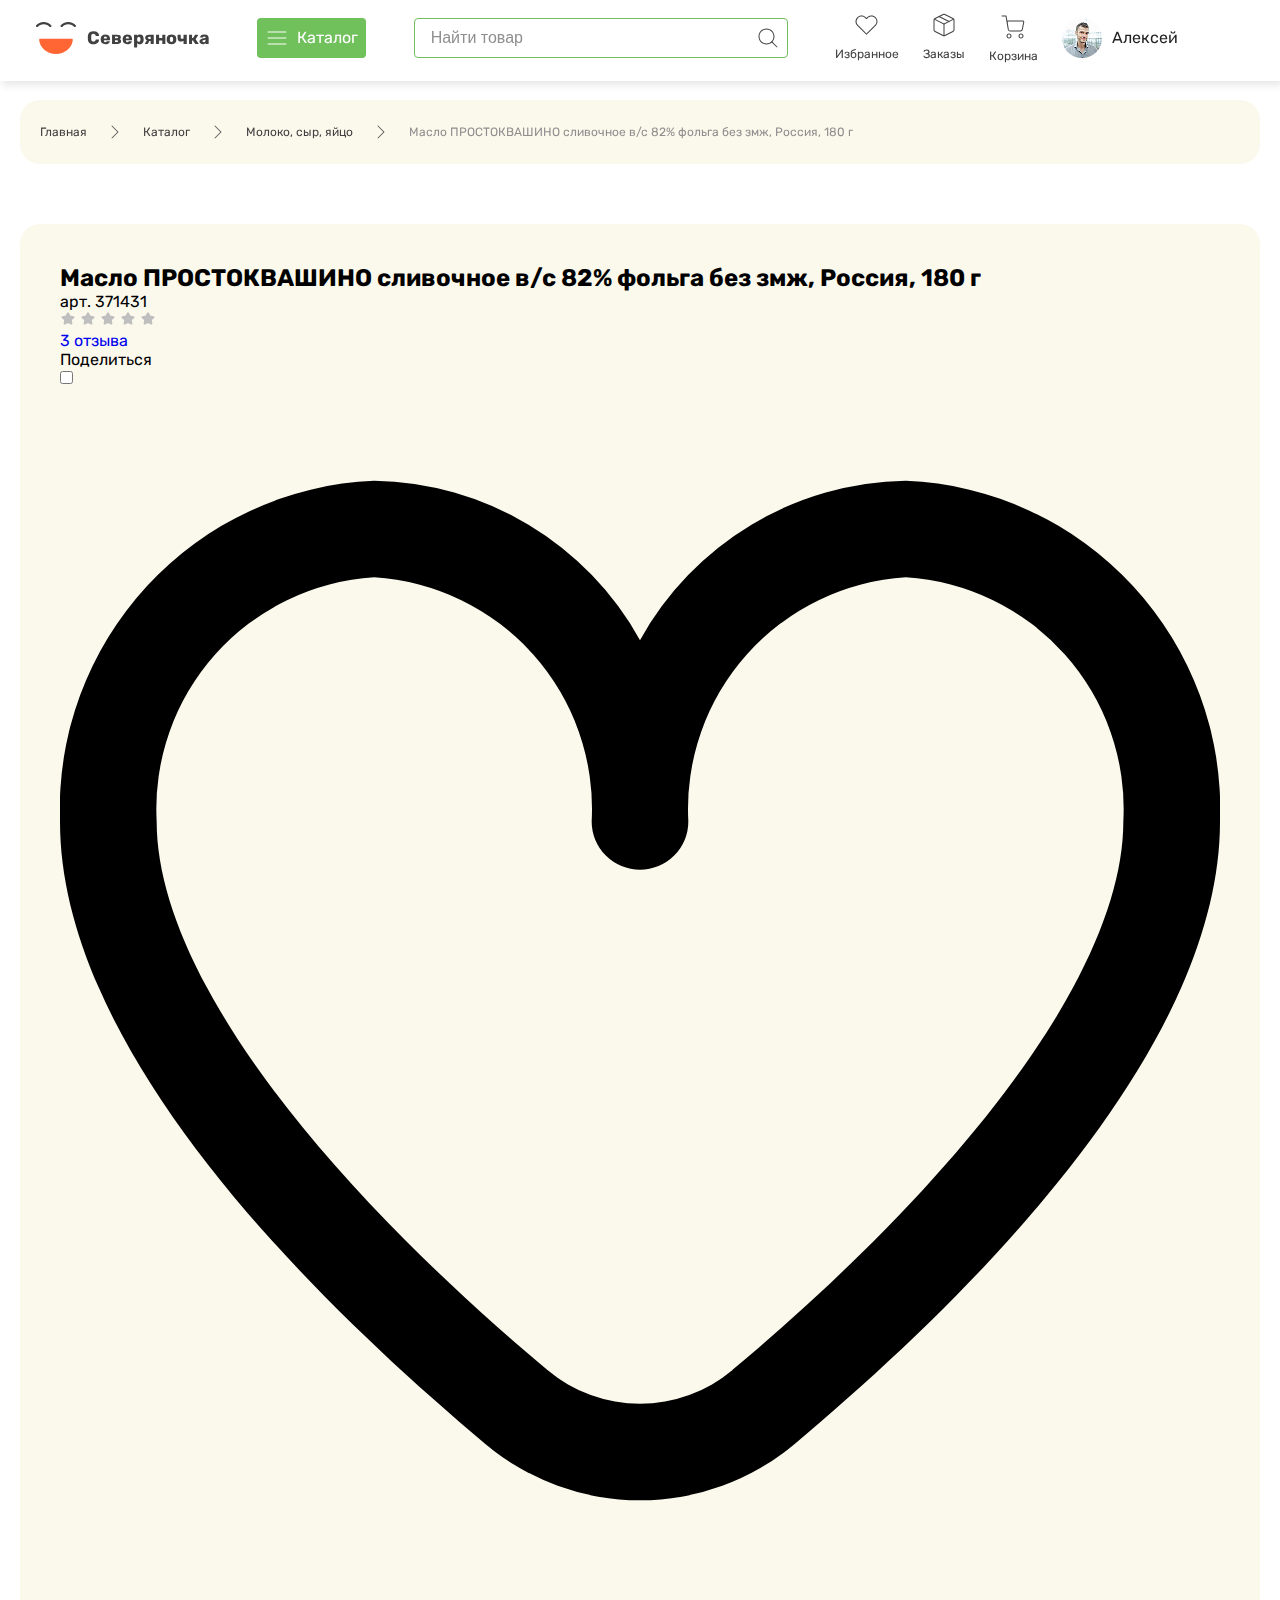
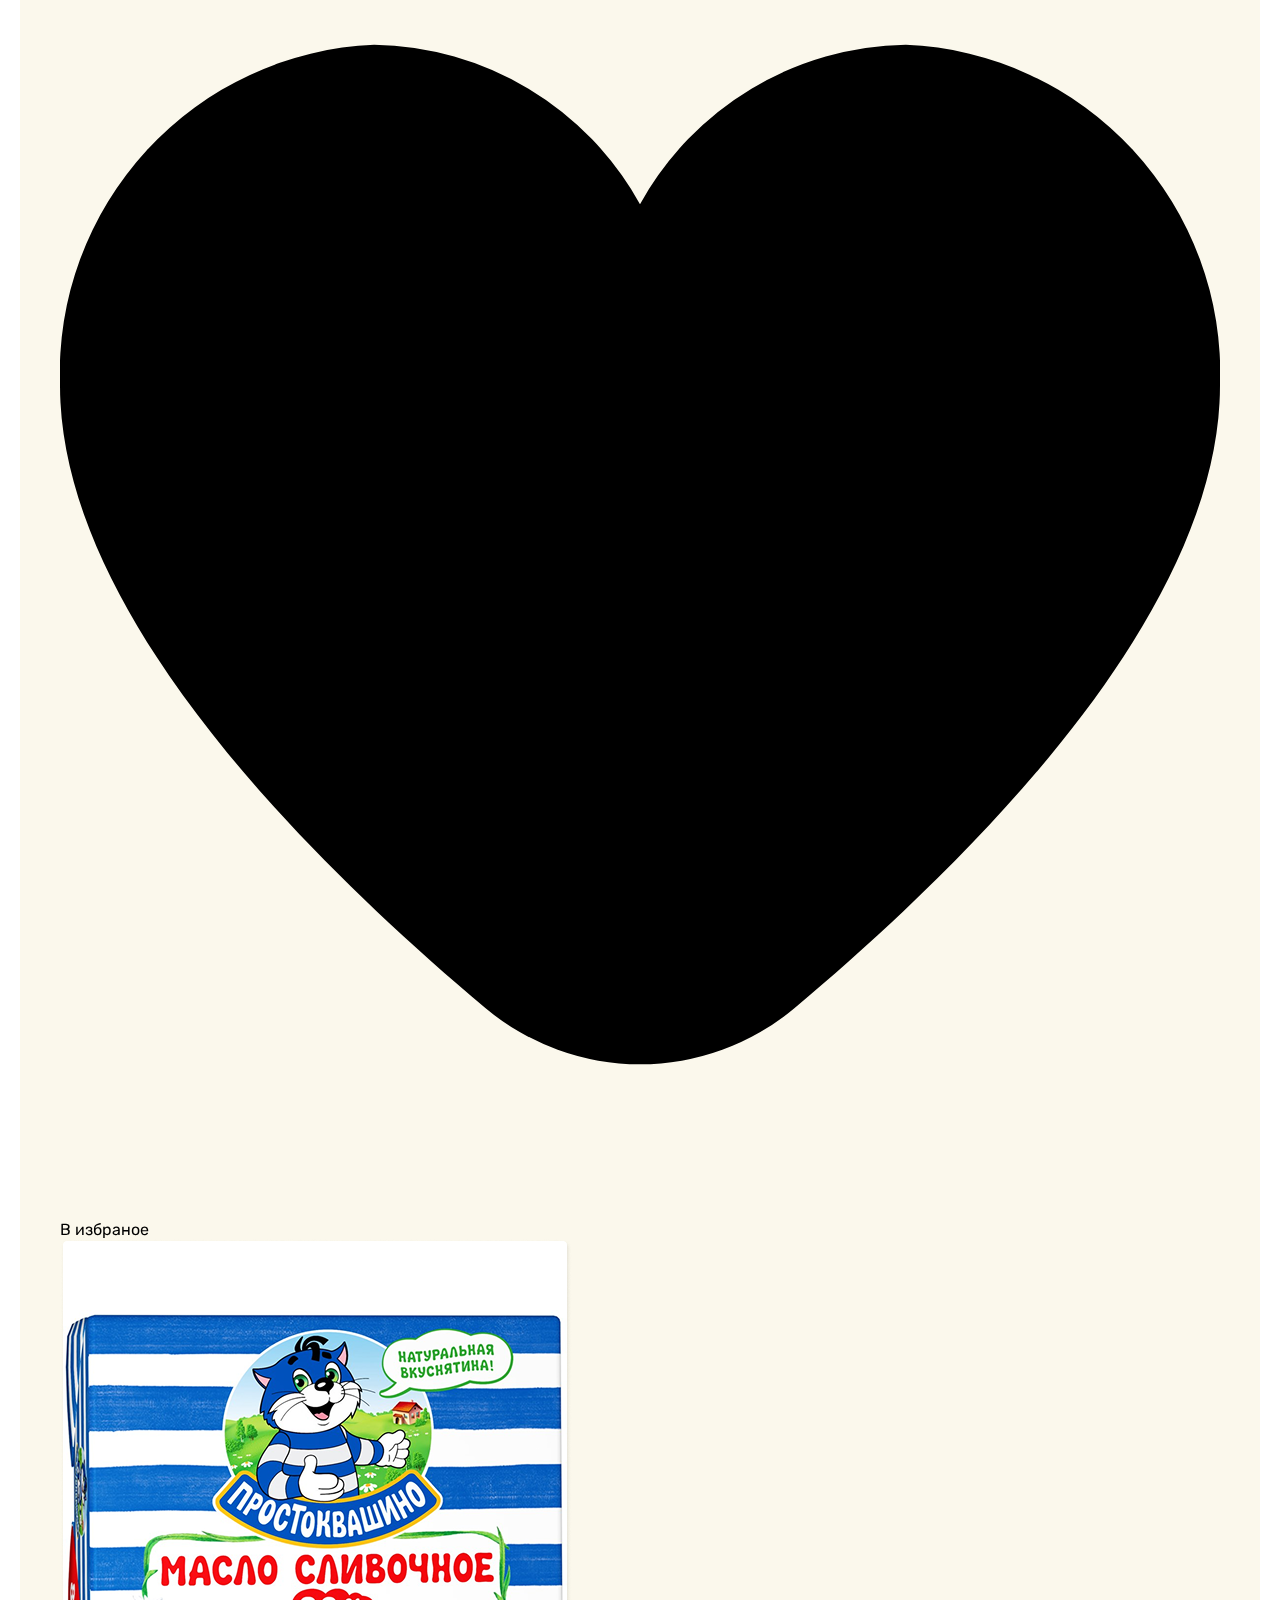
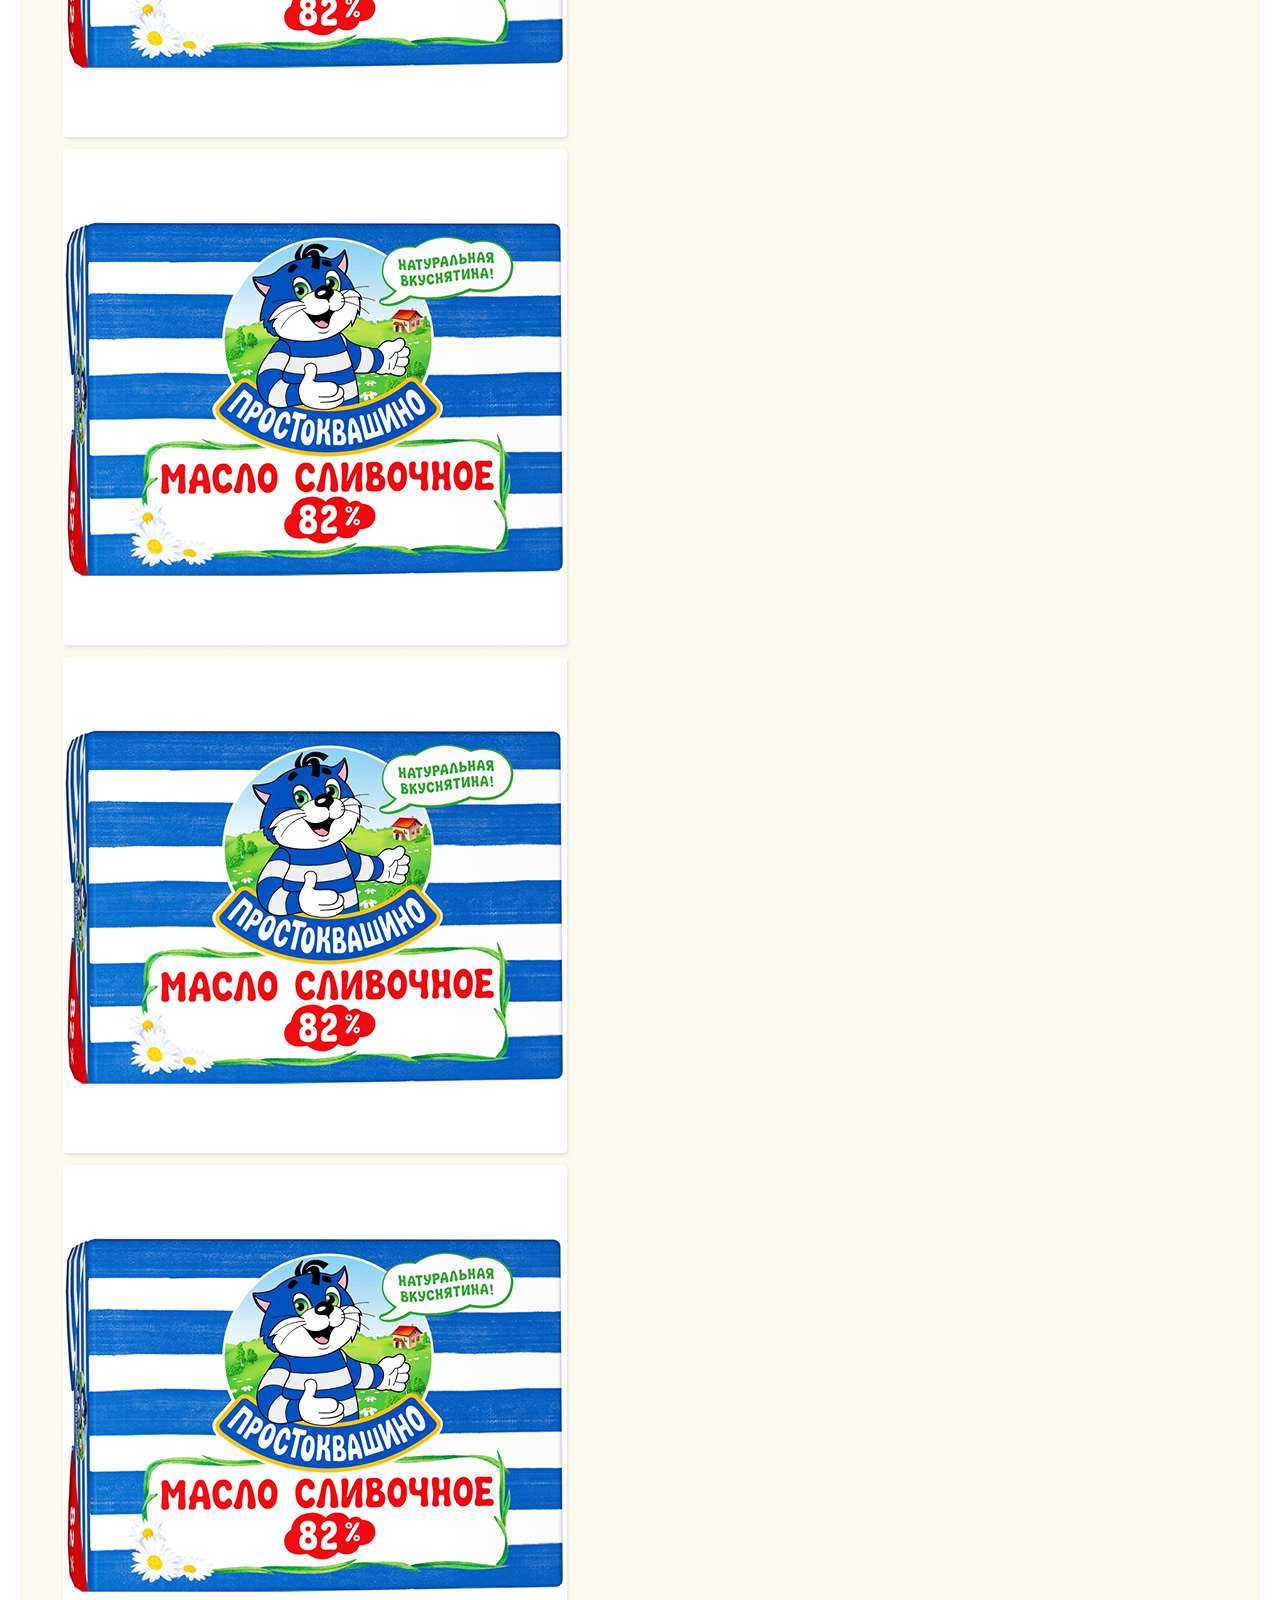
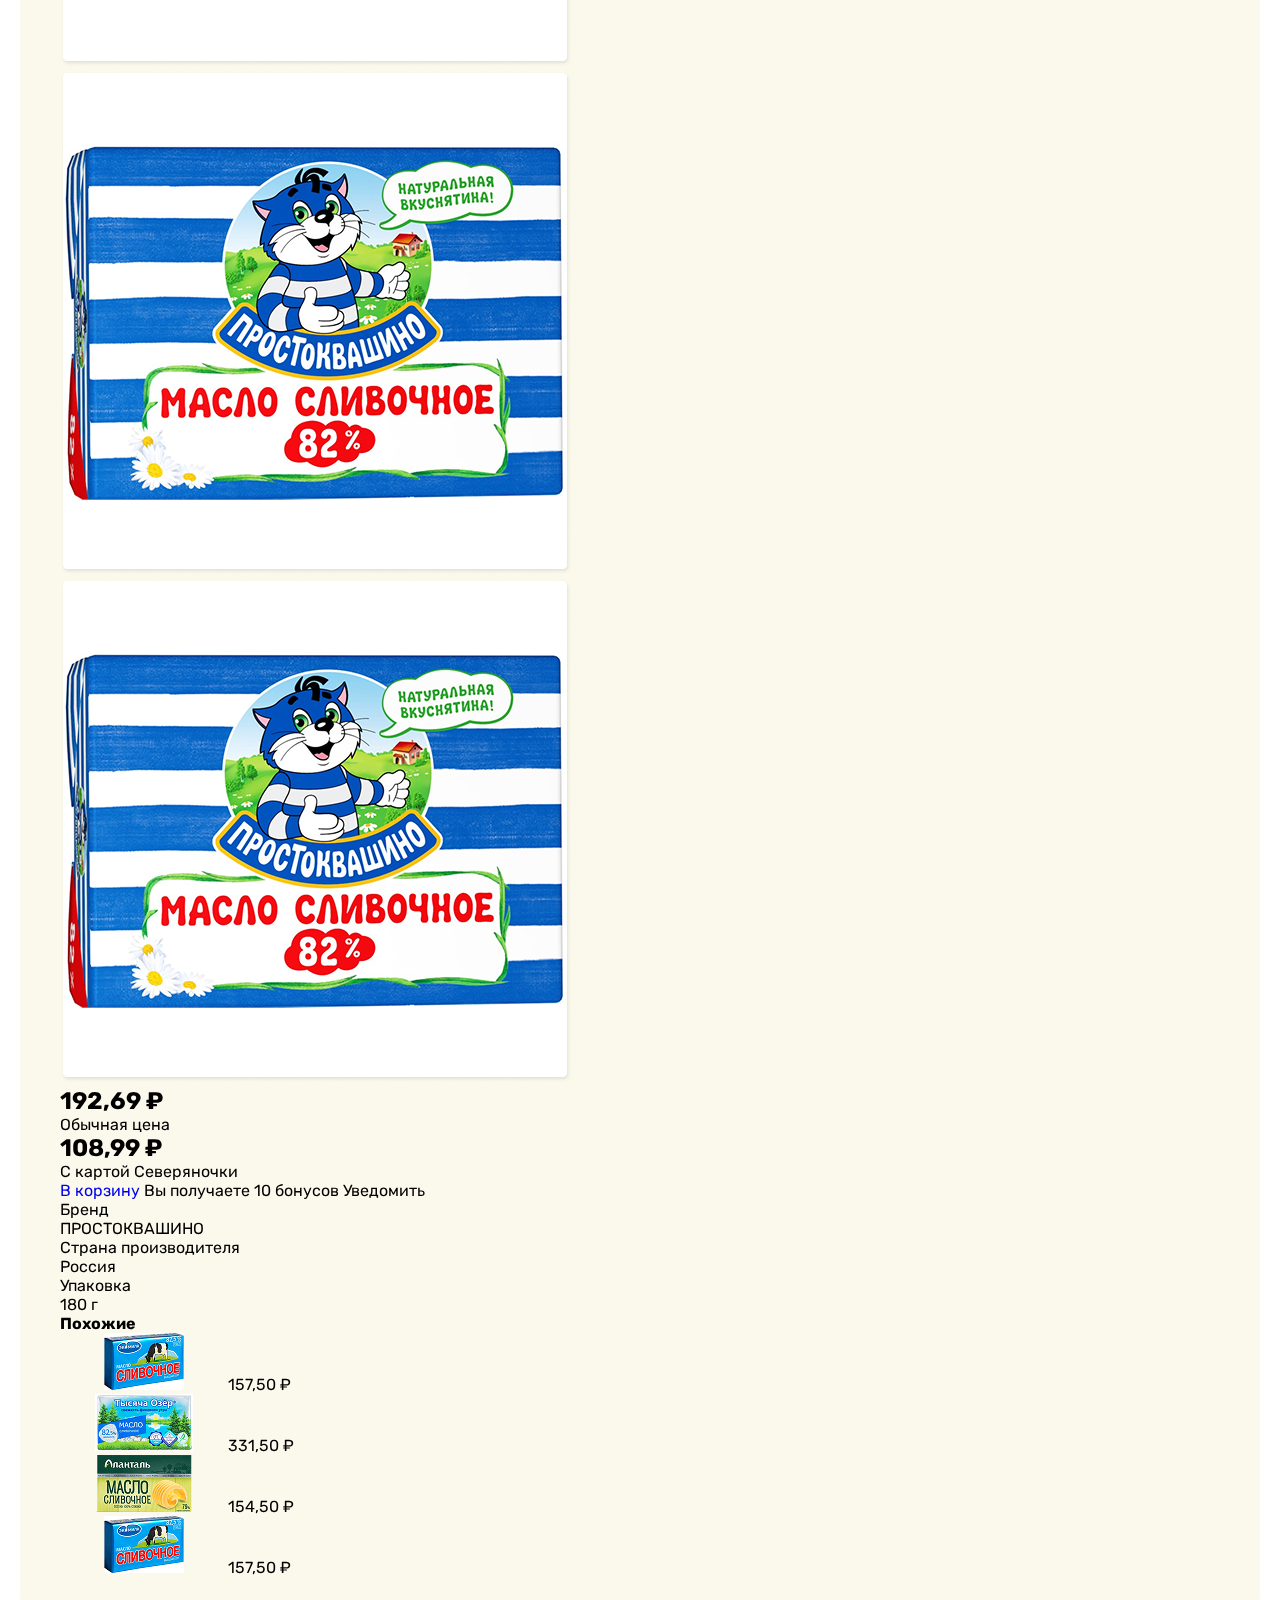
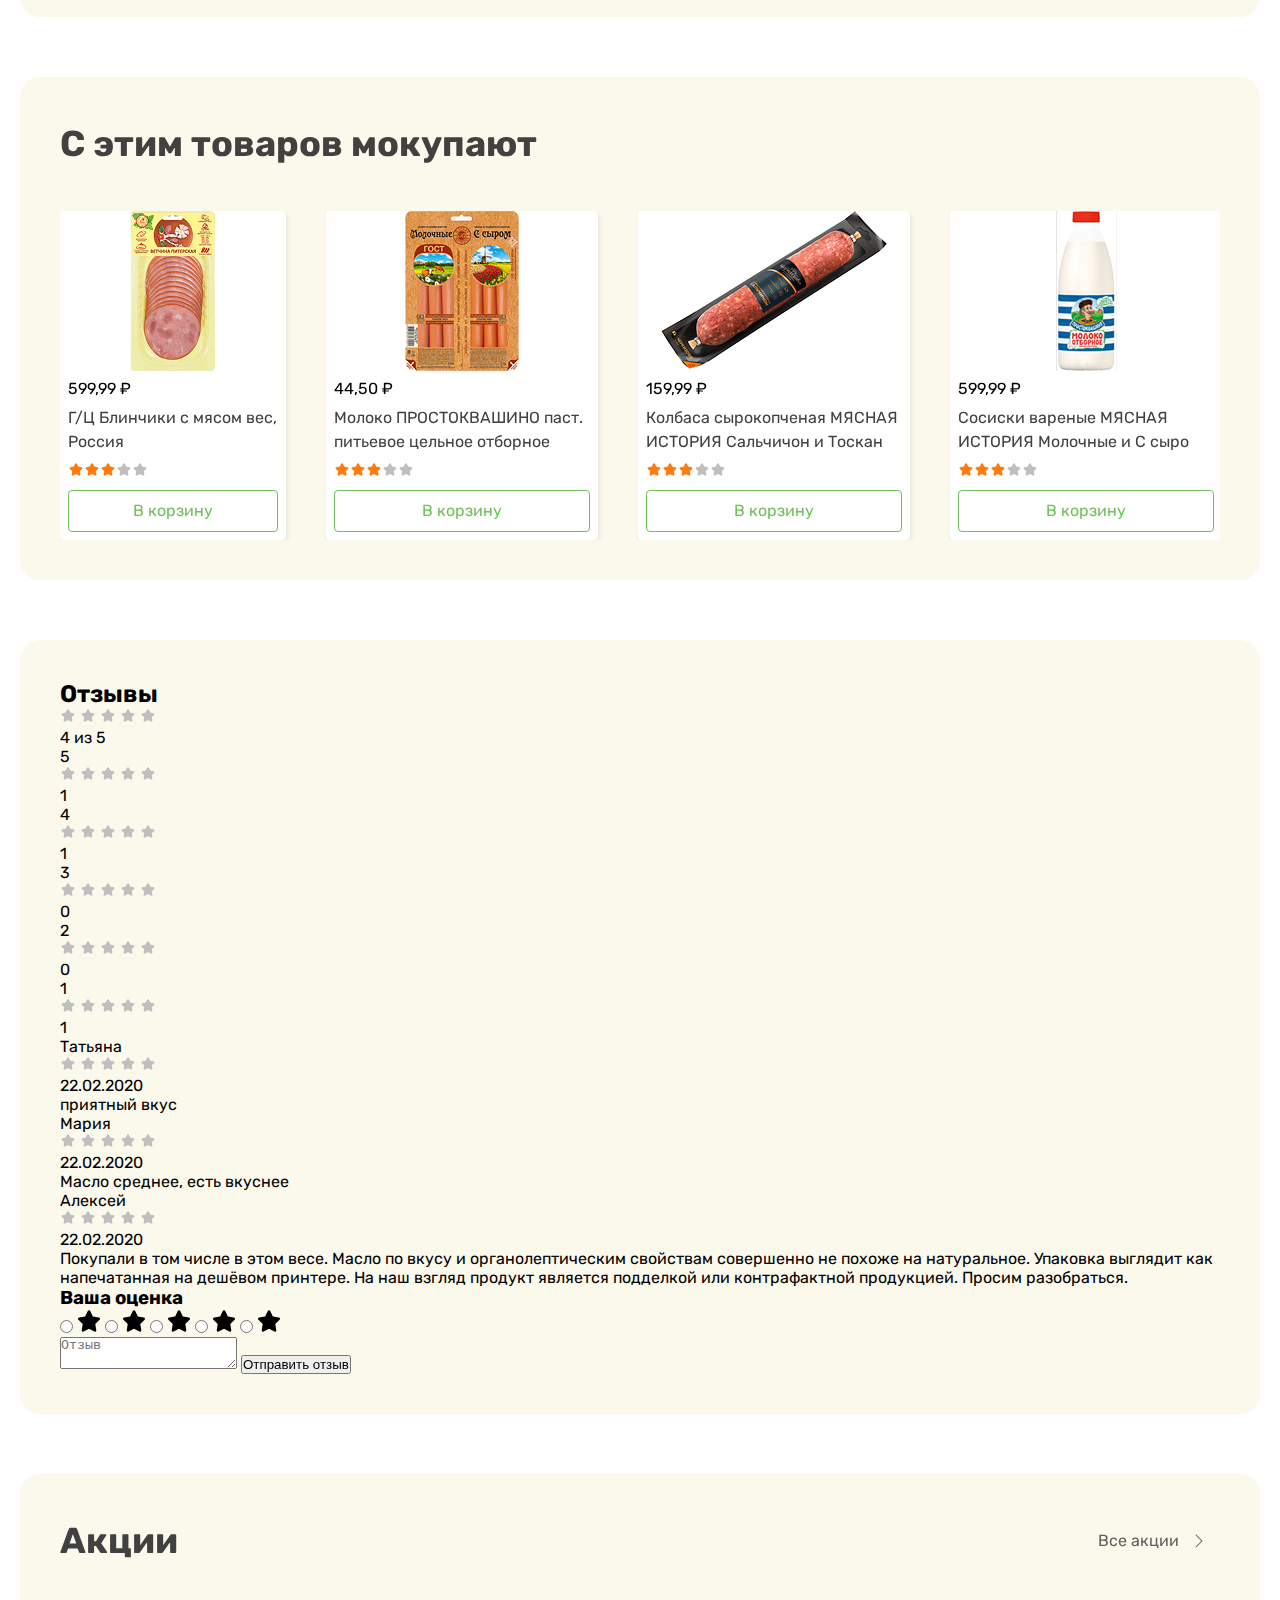
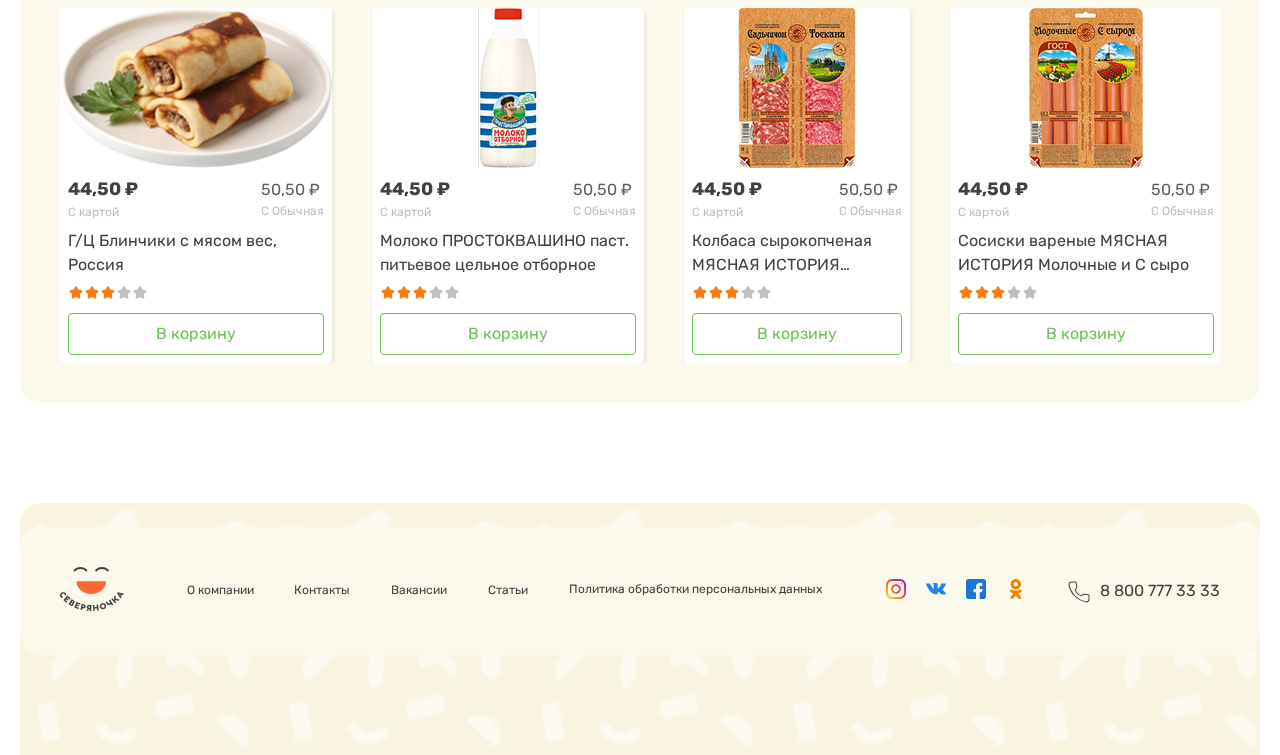
<file: pages/Товар.html>
<!DOCTYPE html>
<html lang="ru">

<head>
  <meta charset="UTF-8">
  <meta name="viewport" content="width=device-width, initial-scale=1.0">
  <title>Товар</title>
  <link rel="icon" href="../images/components/logotiveIcon.svg">
  <link rel="stylesheet" href="../css/style.min.css">
</head>

<body>

  <!--|| header ||-->

  <header class="header">
    <nav>
      <div class=" container header--bd">
        <div class="header--brand">
          <a href="../index.html">
            <svg width="40" height="32" viewBox="0 0 40 32" fill="none" xmlns="http://www.w3.org/2000/svg">
              <path
                d="M35.6689 16.8188H4.28623C3.62872 16.8188 3.09179 17.3762 3.15209 18.0341C3.84119 25.8487 11.1112 31.9997 19.9776 31.9997C28.844 31.9997 36.1139 25.8515 36.803 18.0341C36.8605 17.3762 36.3264 16.8188 35.6689 16.8188Z"
                fill="#FF6633" />
              <path fill-rule="evenodd" clip-rule="evenodd"
                d="M0.225147 3.33137C1.7887 1.27854 4.60645 0 7.711 0C10.8155 0 13.6333 1.27854 15.1969 3.33137C15.5659 3.81589 15.4714 4.50716 14.9858 4.87537C14.5001 5.24357 13.8073 5.14928 13.4383 4.66476C12.3661 3.25707 10.2569 2.20377 7.711 2.20377C5.16509 2.20377 3.05591 3.25707 1.98374 4.66476C1.6147 5.14928 0.921857 5.24357 0.436236 4.87537C-0.0493858 4.50716 -0.143894 3.81589 0.225147 3.33137Z"
                fill="#414141" />
              <path fill-rule="evenodd" clip-rule="evenodd"
                d="M24.7671 3.33137C26.3307 1.27854 29.1484 0 32.253 0C35.3552 0 38.1721 1.27884 39.7381 3.33045C40.1077 3.81458 40.0139 4.50596 39.5287 4.87467C39.0434 5.24338 38.3505 5.14981 37.981 4.66568C36.9055 3.25676 34.7955 2.20377 32.253 2.20377C29.7071 2.20377 27.5979 3.25707 26.5257 4.66476C26.1567 5.14928 25.4638 5.24357 24.9782 4.87537C24.4926 4.50716 24.3981 3.81589 24.7671 3.33137Z"
                fill="#414141" />
            </svg>

            <span class="header--brand_span">Северяночка</span>
          </a>
        </div>
        <a href="../pages/Категории.html" class="header--menuLink"><span>Каталог</span></a>
        <form>
          <input type="search" id="search" placeholder="Найти товар">
          <label for="search"><img src="../images/components/search.svg" alt="Найти товар"></label>
        </form>
        <ul class="header--menu">
          <li>
            <a href="../pages/Избраное.html">
              <svg width="25" height="24" viewBox="0 0 25 24" xmlns="http://www.w3.org/2000/svg">
                <path fill-rule="evenodd" clip-rule="evenodd"
                  d="M13.2046 4.25632C14.3299 3.13054 15.8564 2.49805 17.4482 2.49805C19.0399 2.49805 20.5664 3.13051 21.6916 4.25624C22.8174 5.38152 23.45 6.90816 23.45 8.49987C23.45 10.0916 22.8175 11.6181 21.6917 12.7434C21.6917 12.7435 21.6917 12.7434 21.6917 12.7434L12.8517 21.5834C12.6565 21.7787 12.3399 21.7787 12.1446 21.5834L3.30461 12.7434C0.960963 10.3998 0.960963 6.59997 3.30461 4.25632C5.64826 1.91267 9.44807 1.91267 11.7917 4.25632L12.4982 4.96277L13.2046 4.25632C13.2046 4.25629 13.2046 4.25635 13.2046 4.25632ZM17.4482 3.49805C16.1217 3.49805 14.8496 4.02515 13.9118 4.96334L12.8517 6.02343C12.758 6.11719 12.6308 6.16987 12.4982 6.16987C12.3656 6.16987 12.2384 6.11719 12.1446 6.02343L11.0846 4.96343C9.13149 3.0103 5.96484 3.0103 4.01172 4.96343C2.05859 6.91655 2.05859 10.0832 4.01172 12.0363L12.4982 20.5228L20.9846 12.0363C21.9228 11.0986 22.45 9.82636 22.45 8.49987C22.45 7.17338 21.9229 5.90126 20.9847 4.96351C20.0469 4.02532 18.7747 3.49805 17.4482 3.49805Z" />
              </svg>
              <span>Избранное</span>
            </a>
          </li>
          <li>
            <a href="../pages/СтолЗаказов.html">
              <svg width="24" height="24" viewBox="0 0 24 24" xmlns="http://www.w3.org/2000/svg">
                <path fill-rule="evenodd" clip-rule="evenodd"
                  d="M11.3325 1.89792C11.3324 1.89801 11.3327 1.89782 11.3325 1.89792L3.33366 5.89736L3.33255 5.89792C2.82288 6.15117 2.50045 6.67105 2.50005 7.24015V16.7636C2.49608 17.3335 2.81541 17.8564 3.32416 18.1132C3.32387 18.113 3.32445 18.1133 3.32416 18.1132L11.3237 22.1129C11.7462 22.3244 12.2438 22.3244 12.6663 22.113L20.6664 18.1129L20.6675 18.1124C21.1773 17.8591 21.4997 17.3391 21.5 16.7699V7.24042C21.4997 6.67121 21.1773 6.15121 20.6675 5.89792L20.6664 5.89736L12.6675 1.89792C12.6674 1.89782 12.6677 1.89801 12.6675 1.89792C12.2474 1.68935 11.7527 1.68934 11.3325 1.89792ZM10.8875 1.00238C11.5883 0.654153 12.4118 0.654153 13.1125 1.00238L13.1137 1.00293L21.1125 5.00238C21.1124 5.0023 21.1127 5.00247 21.1125 5.00238C21.9618 5.42464 22.4995 6.29138 22.5 7.23988V16.7701C22.4995 17.7186 21.9624 18.5853 21.1132 19.0076C21.113 19.0077 21.1134 19.0075 21.1132 19.0076L13.1138 23.0073C13.1138 23.0073 13.1138 23.0073 13.1138 23.0073C12.4097 23.3596 11.5806 23.3597 10.8764 23.0074C10.8764 23.0073 10.8765 23.0074 10.8764 23.0074L2.87644 19.0074L2.87506 19.0067C2.02685 18.5793 1.49413 17.7082 1.50005 16.7585V7.24015C1.50055 6.29169 2.03772 5.42496 2.88695 5.00268C2.88675 5.00278 2.88715 5.00258 2.88695 5.00268L10.8864 1.00294L10.8875 1.00238Z" />
                <path fill-rule="evenodd" clip-rule="evenodd"
                  d="M1.87321 5.93617C1.9967 5.68918 2.29704 5.58907 2.54403 5.71256L12.0004 10.4408L21.4568 5.71256C21.7038 5.58907 22.0041 5.68918 22.1276 5.93617C22.2511 6.18316 22.151 6.4835 21.904 6.60699L12.224 11.447C12.0833 11.5174 11.9176 11.5174 11.7768 11.447L2.09682 6.60699C1.84983 6.4835 1.74971 6.18316 1.87321 5.93617Z" />
                <path fill-rule="evenodd" clip-rule="evenodd"
                  d="M12 10.5C12.2761 10.5 12.5 10.7239 12.5 11V22.76C12.5 23.0361 12.2761 23.26 12 23.26C11.7239 23.26 11.5 23.0361 11.5 22.76V11C11.5 10.7239 11.7239 10.5 12 10.5Z" />
                <path fill-rule="evenodd" clip-rule="evenodd"
                  d="M6.5529 3.2765C6.67639 3.02951 6.97673 2.9294 7.22372 3.0529L17.2237 8.0529C17.4707 8.17639 17.5708 8.47673 17.4473 8.72372C17.3238 8.97071 17.0235 9.07082 16.7765 8.94732L6.7765 3.94732C6.52951 3.82383 6.4294 3.52349 6.5529 3.2765Z" />
              </svg>

              <span>Заказы</span>
            </a>
          </li>
          <li>
            <a href="../pages/Корзина.html">
              <svg width="24" height="28" viewBox="0 0 24 28" xmlns="http://www.w3.org/2000/svg">
                <path fill-rule="evenodd" clip-rule="evenodd"
                  d="M5.5 25C5.5 23.6193 6.61929 22.5 8 22.5C9.38071 22.5 10.5 23.6193 10.5 25C10.5 26.3807 9.38071 27.5 8 27.5C6.61929 27.5 5.5 26.3807 5.5 25ZM8 23.5C7.17157 23.5 6.5 24.1716 6.5 25C6.5 25.8284 7.17157 26.5 8 26.5C8.82843 26.5 9.5 25.8284 9.5 25C9.5 24.1716 8.82843 23.5 8 23.5Z" />
                <path fill-rule="evenodd" clip-rule="evenodd"
                  d="M17.5 25C17.5 23.6193 18.6193 22.5 20 22.5C21.3807 22.5 22.5 23.6193 22.5 25C22.5 26.3807 21.3807 27.5 20 27.5C18.6193 27.5 17.5 26.3807 17.5 25ZM20 23.5C19.1716 23.5 18.5 24.1716 18.5 25C18.5 25.8284 19.1716 26.5 20 26.5C20.8284 26.5 21.5 25.8284 21.5 25C21.5 24.1716 20.8284 23.5 20 23.5Z" />
                <path fill-rule="evenodd" clip-rule="evenodd"
                  d="M1 4.5C0.723858 4.5 0.5 4.72386 0.5 5C0.5 5.27614 0.723858 5.5 1 5.5H4.58051C5.33783 9.79147 6.10333 14.0643 6.74931 18.3709C6.93288 19.5947 7.98416 20.5 9.22165 20.5H19.3597C20.5514 20.5 21.5774 19.6588 21.8111 18.4903L23.2503 11.2942C23.436 10.366 22.726 9.5 21.7795 9.5H7.16046C6.8575 9.5 6.57797 9.58901 6.34436 9.74093L5.49239 4.91311C5.45023 4.67418 5.24262 4.5 5 4.5H1ZM6.666 11.0742C6.62065 10.7719 6.85478 10.5 7.16046 10.5H21.7795C22.095 10.5 22.3316 10.7887 22.2698 11.0981L20.8305 18.2942C20.6903 18.9953 20.0747 19.5 19.3597 19.5H9.22165C8.47916 19.5 7.84839 18.9568 7.73825 18.2225L6.666 11.0742Z" />
              </svg>

              <span>Корзина</span>
            </a>
          </li>
          <li class="header--menu__me">
            <img src="../images/components/avatar.png" alt="avatar">
            <span>Алексей</span>
          </li>
        </ul>
      </div>

      <div class=" container header--md">

        <div class="header--brand">
          <a href="../index.html">
            <svg width="40" height="32" viewBox="0 0 40 32" fill="none" xmlns="http://www.w3.org/2000/svg">
              <path
                d="M35.6689 16.8188H4.28623C3.62872 16.8188 3.09179 17.3762 3.15209 18.0341C3.84119 25.8487 11.1112 31.9997 19.9776 31.9997C28.844 31.9997 36.1139 25.8515 36.803 18.0341C36.8605 17.3762 36.3264 16.8188 35.6689 16.8188Z"
                fill="#FF6633" />
              <path fill-rule="evenodd" clip-rule="evenodd"
                d="M0.225147 3.33137C1.7887 1.27854 4.60645 0 7.711 0C10.8155 0 13.6333 1.27854 15.1969 3.33137C15.5659 3.81589 15.4714 4.50716 14.9858 4.87537C14.5001 5.24357 13.8073 5.14928 13.4383 4.66476C12.3661 3.25707 10.2569 2.20377 7.711 2.20377C5.16509 2.20377 3.05591 3.25707 1.98374 4.66476C1.6147 5.14928 0.921857 5.24357 0.436236 4.87537C-0.0493858 4.50716 -0.143894 3.81589 0.225147 3.33137Z"
                fill="#414141" />
              <path fill-rule="evenodd" clip-rule="evenodd"
                d="M24.7671 3.33137C26.3307 1.27854 29.1484 0 32.253 0C35.3552 0 38.1721 1.27884 39.7381 3.33045C40.1077 3.81458 40.0139 4.50596 39.5287 4.87467C39.0434 5.24338 38.3505 5.14981 37.981 4.66568C36.9055 3.25676 34.7955 2.20377 32.253 2.20377C29.7071 2.20377 27.5979 3.25707 26.5257 4.66476C26.1567 5.14928 25.4638 5.24357 24.9782 4.87537C24.4926 4.50716 24.3981 3.81589 24.7671 3.33137Z"
                fill="#414141" />
            </svg>
          </a>
        </div>

        <form>
          <input type="search" id="search" placeholder="Найти товар">
          <label for="search"><img src="../images/components/search.svg" alt="Найти товар"></label>
        </form>

        <ul class="header--menu header--md__menu">
          <li>
            <a href="../pages/Категории.html" class="header--menuLink"><span>Каталог</span></a>
          </li>
          <li>
            <a href="../pages/Избраное.html">
              <svg width="25" height="24" viewBox="0 0 25 24" xmlns="http://www.w3.org/2000/svg">
                <path fill-rule="evenodd" clip-rule="evenodd"
                  d="M13.2046 4.25632C14.3299 3.13054 15.8564 2.49805 17.4482 2.49805C19.0399 2.49805 20.5664 3.13051 21.6916 4.25624C22.8174 5.38152 23.45 6.90816 23.45 8.49987C23.45 10.0916 22.8175 11.6181 21.6917 12.7434C21.6917 12.7435 21.6917 12.7434 21.6917 12.7434L12.8517 21.5834C12.6565 21.7787 12.3399 21.7787 12.1446 21.5834L3.30461 12.7434C0.960963 10.3998 0.960963 6.59997 3.30461 4.25632C5.64826 1.91267 9.44807 1.91267 11.7917 4.25632L12.4982 4.96277L13.2046 4.25632C13.2046 4.25629 13.2046 4.25635 13.2046 4.25632ZM17.4482 3.49805C16.1217 3.49805 14.8496 4.02515 13.9118 4.96334L12.8517 6.02343C12.758 6.11719 12.6308 6.16987 12.4982 6.16987C12.3656 6.16987 12.2384 6.11719 12.1446 6.02343L11.0846 4.96343C9.13149 3.0103 5.96484 3.0103 4.01172 4.96343C2.05859 6.91655 2.05859 10.0832 4.01172 12.0363L12.4982 20.5228L20.9846 12.0363C21.9228 11.0986 22.45 9.82636 22.45 8.49987C22.45 7.17338 21.9229 5.90126 20.9847 4.96351C20.0469 4.02532 18.7747 3.49805 17.4482 3.49805Z" />
              </svg>
              <span>Избранное</span>
            </a>
          </li>
          <li>
            <a href="../pages/СтолЗаказов.html">
              <svg width="24" height="24" viewBox="0 0 24 24" xmlns="http://www.w3.org/2000/svg">
                <path fill-rule="evenodd" clip-rule="evenodd"
                  d="M11.3325 1.89792C11.3324 1.89801 11.3327 1.89782 11.3325 1.89792L3.33366 5.89736L3.33255 5.89792C2.82288 6.15117 2.50045 6.67105 2.50005 7.24015V16.7636C2.49608 17.3335 2.81541 17.8564 3.32416 18.1132C3.32387 18.113 3.32445 18.1133 3.32416 18.1132L11.3237 22.1129C11.7462 22.3244 12.2438 22.3244 12.6663 22.113L20.6664 18.1129L20.6675 18.1124C21.1773 17.8591 21.4997 17.3391 21.5 16.7699V7.24042C21.4997 6.67121 21.1773 6.15121 20.6675 5.89792L20.6664 5.89736L12.6675 1.89792C12.6674 1.89782 12.6677 1.89801 12.6675 1.89792C12.2474 1.68935 11.7527 1.68934 11.3325 1.89792ZM10.8875 1.00238C11.5883 0.654153 12.4118 0.654153 13.1125 1.00238L13.1137 1.00293L21.1125 5.00238C21.1124 5.0023 21.1127 5.00247 21.1125 5.00238C21.9618 5.42464 22.4995 6.29138 22.5 7.23988V16.7701C22.4995 17.7186 21.9624 18.5853 21.1132 19.0076C21.113 19.0077 21.1134 19.0075 21.1132 19.0076L13.1138 23.0073C13.1138 23.0073 13.1138 23.0073 13.1138 23.0073C12.4097 23.3596 11.5806 23.3597 10.8764 23.0074C10.8764 23.0073 10.8765 23.0074 10.8764 23.0074L2.87644 19.0074L2.87506 19.0067C2.02685 18.5793 1.49413 17.7082 1.50005 16.7585V7.24015C1.50055 6.29169 2.03772 5.42496 2.88695 5.00268C2.88675 5.00278 2.88715 5.00258 2.88695 5.00268L10.8864 1.00294L10.8875 1.00238Z" />
                <path fill-rule="evenodd" clip-rule="evenodd"
                  d="M1.87321 5.93617C1.9967 5.68918 2.29704 5.58907 2.54403 5.71256L12.0004 10.4408L21.4568 5.71256C21.7038 5.58907 22.0041 5.68918 22.1276 5.93617C22.2511 6.18316 22.151 6.4835 21.904 6.60699L12.224 11.447C12.0833 11.5174 11.9176 11.5174 11.7768 11.447L2.09682 6.60699C1.84983 6.4835 1.74971 6.18316 1.87321 5.93617Z" />
                <path fill-rule="evenodd" clip-rule="evenodd"
                  d="M12 10.5C12.2761 10.5 12.5 10.7239 12.5 11V22.76C12.5 23.0361 12.2761 23.26 12 23.26C11.7239 23.26 11.5 23.0361 11.5 22.76V11C11.5 10.7239 11.7239 10.5 12 10.5Z" />
                <path fill-rule="evenodd" clip-rule="evenodd"
                  d="M6.5529 3.2765C6.67639 3.02951 6.97673 2.9294 7.22372 3.0529L17.2237 8.0529C17.4707 8.17639 17.5708 8.47673 17.4473 8.72372C17.3238 8.97071 17.0235 9.07082 16.7765 8.94732L6.7765 3.94732C6.52951 3.82383 6.4294 3.52349 6.5529 3.2765Z" />
              </svg>

              <span>Заказы</span>
            </a>
          </li>
          <li>
            <a href="../pages/Корзина.html">
              <svg width="24" height="28" viewBox="0 0 24 28" xmlns="http://www.w3.org/2000/svg">
                <path fill-rule="evenodd" clip-rule="evenodd"
                  d="M5.5 25C5.5 23.6193 6.61929 22.5 8 22.5C9.38071 22.5 10.5 23.6193 10.5 25C10.5 26.3807 9.38071 27.5 8 27.5C6.61929 27.5 5.5 26.3807 5.5 25ZM8 23.5C7.17157 23.5 6.5 24.1716 6.5 25C6.5 25.8284 7.17157 26.5 8 26.5C8.82843 26.5 9.5 25.8284 9.5 25C9.5 24.1716 8.82843 23.5 8 23.5Z" />
                <path fill-rule="evenodd" clip-rule="evenodd"
                  d="M17.5 25C17.5 23.6193 18.6193 22.5 20 22.5C21.3807 22.5 22.5 23.6193 22.5 25C22.5 26.3807 21.3807 27.5 20 27.5C18.6193 27.5 17.5 26.3807 17.5 25ZM20 23.5C19.1716 23.5 18.5 24.1716 18.5 25C18.5 25.8284 19.1716 26.5 20 26.5C20.8284 26.5 21.5 25.8284 21.5 25C21.5 24.1716 20.8284 23.5 20 23.5Z" />
                <path fill-rule="evenodd" clip-rule="evenodd"
                  d="M1 4.5C0.723858 4.5 0.5 4.72386 0.5 5C0.5 5.27614 0.723858 5.5 1 5.5H4.58051C5.33783 9.79147 6.10333 14.0643 6.74931 18.3709C6.93288 19.5947 7.98416 20.5 9.22165 20.5H19.3597C20.5514 20.5 21.5774 19.6588 21.8111 18.4903L23.2503 11.2942C23.436 10.366 22.726 9.5 21.7795 9.5H7.16046C6.8575 9.5 6.57797 9.58901 6.34436 9.74093L5.49239 4.91311C5.45023 4.67418 5.24262 4.5 5 4.5H1ZM6.666 11.0742C6.62065 10.7719 6.85478 10.5 7.16046 10.5H21.7795C22.095 10.5 22.3316 10.7887 22.2698 11.0981L20.8305 18.2942C20.6903 18.9953 20.0747 19.5 19.3597 19.5H9.22165C8.47916 19.5 7.84839 18.9568 7.73825 18.2225L6.666 11.0742Z" />
              </svg>

              <span>Корзина</span>
            </a>
          </li>
          <li class="header--menu__me">
            <img src="../images/components/avatar.png" alt="avatar">
          </li>
        </ul>
      </div>

    </nav>
  </header>


  <main>

    <!-- || Breadcrumb || -->

    <nav aria-label="Breadcrumb">
      <div class="container">
        <ol>
          <li><a href="../index.html">Главная</a></li>
          <li><a href="../pages/Категории.html">Каталог</a></li>
          <li><a href="../pages/Категории.html#Молоко">Молоко, сыр, яйцо</a></li>
          <li>Масло ПРОСТОКВАШИНО сливочное в/с 82% фольга без змж, Россия, 180 г</li>
      </div>
    </nav>

    <section class="dairy">
      <div class="container dairy--wrapper">

        <h2>Масло ПРОСТОКВАШИНО сливочное в/с 82% фольга без змж, Россия, 180 г</h2>

        <ul class="dairy--middle">
          <li class="dairy--middle_id">арт. 371431</li>
          <li class="dairy--middle_Comment">
            <div class="starts">
              <img src="../images/home/star.svg" alt="no img ?">
              <img src="../images/home/star.svg" alt="no img ?">
              <img src="../images/home/star.svg" alt="no img ?">
              <img src="../images/home/star.svg" alt="no img ?">
              <img src="../images/home/star.svg" alt="no img ?">
            </div>
            <a href="#comments">3 отзыва</a>
          </li>
          <li class="dairy--middle_share">Поделиться</li>
          <li class="dairy--middle_like">

            <span class="like">
              <div class="con-like">
                <input class="like" type="checkbox" title="like">
                <div class="checkmark">
                  <svg xmlns="http://www.w3.org/2000/svg" class="outline" viewBox="0 0 24 24">
                    <path
                      d="M17.5,1.917a6.4,6.4,0,0,0-5.5,3.3,6.4,6.4,0,0,0-5.5-3.3A6.8,6.8,0,0,0,0,8.967c0,4.547,4.786,9.513,8.8,12.88a4.974,4.974,0,0,0,6.4,0C19.214,18.48,24,13.514,24,8.967A6.8,6.8,0,0,0,17.5,1.917Zm-3.585,18.4a2.973,2.973,0,0,1-3.83,0C4.947,16.006,2,11.87,2,8.967a4.8,4.8,0,0,1,4.5-5.05A4.8,4.8,0,0,1,11,8.967a1,1,0,0,0,2,0,4.8,4.8,0,0,1,4.5-5.05A4.8,4.8,0,0,1,22,8.967C22,11.87,19.053,16.006,13.915,20.313Z">
                    </path>
                  </svg>
                  <svg xmlns="http://www.w3.org/2000/svg" class="filled" viewBox="0 0 24 24">
                    <path
                      d="M17.5,1.917a6.4,6.4,0,0,0-5.5,3.3,6.4,6.4,0,0,0-5.5-3.3A6.8,6.8,0,0,0,0,8.967c0,4.547,4.786,9.513,8.8,12.88a4.974,4.974,0,0,0,6.4,0C19.214,18.48,24,13.514,24,8.967A6.8,6.8,0,0,0,17.5,1.917Z">
                    </path>
                  </svg>
                  <svg xmlns="http://www.w3.org/2000/svg" height="100" width="100" class="celebrate">
                    <polygon class="poly" points="10,10 20,20"></polygon>
                    <polygon class="poly" points="10,50 20,50"></polygon>
                    <polygon class="poly" points="20,80 30,70"></polygon>
                    <polygon class="poly" points="90,10 80,20"></polygon>
                    <polygon class="poly" points="90,50 80,50"></polygon>
                    <polygon class="poly" points="80,80 70,70"></polygon>
                  </svg>
                </div>
              </div>
            </span>
            В избраное
          </li>
        </ul>

        <div class="dairy--body">

          <div class="dairy--body_imagesMenu">

            <ul class="dairy--body__minImages">
              <li><img src="../images/Товар/dirty-body_images.png"
                  alt="Масло ПРОСТОКВАШИНО сливочное в/с 82% фольга без змж, Россия, 180 г"></li>
              <li><img src="../images/Товар/dirty-body_images.png"
                  alt="Масло ПРОСТОКВАШИНО сливочное в/с 82% фольга без змж, Россия, 180 г"></li>
              <li><img src="../images/Товар/dirty-body_images.png"
                  alt="Масло ПРОСТОКВАШИНО сливочное в/с 82% фольга без змж, Россия, 180 г"></li>
              <li><img src="../images/Товар/dirty-body_images.png"
                  alt="Масло ПРОСТОКВАШИНО сливочное в/с 82% фольга без змж, Россия, 180 г"></li>
              <li><img src="../images/Товар/dirty-body_images.png"
                  alt="Масло ПРОСТОКВАШИНО сливочное в/с 82% фольга без змж, Россия, 180 г"></li>
            </ul>

            <div class="dairy--body__bigImage"><img src="../images/Товар/dirty-body_images.png"
                alt="Масло ПРОСТОКВАШИНО сливочное в/с 82% фольга без змж, Россия, 180 г"></div>
          </div>

          <div class="dairy--body__info">

            <div class="dairy--body__infoTop">
              <div>
                <h2>192,69 ₽</h2>
                <span>Обычная цена</span>
              </div>
              <div>
                <h2>108,99 ₽</h2>
                <span>С картой Северяночки</span>
              </div>
            </div>

            <div class="dairy--body__infoMiddle">
              <a href="./Корзина.html">В корзину</a>
              <a class="prize">Вы получаете 10 бонусов</a>
              <a class="quiteMode">Уведомить</a>
            </div>

            <ul class="dairy--body__infoBottom">
              <li>Бренд</li>
              <li>ПРОСТОКВАШИНО</li>
              <li>Страна производителя</li>
              <li>Россия</li>
              <li>Упаковка</li>
              <li>180 г</li>
            </ul>

          </div>

          <div class="dairy--body__others">
            <h4>Похожие</h4>
            <ul>
              <li><img src="../images/Товар/drty-body_other_1.png" alt="other products"><span>157,50 ₽</span></li>
              <li><img src="../images/Товар/drty-body_other_2.png" alt="other products"><span>331,50 ₽</span></li>
              <li><img src="../images/Товар/drty-body_other_3.png" alt="other products"><span>154,50 ₽</span></li>
              <li><img src="../images/Товар/drty-body_other_1.png" alt="other products"><span>157,50 ₽</span></li>
            </ul>
          </div>

        </div>


      </div>
    </section>

    <section class="Bought">
      <div class="container stock--wrapper">
        <div class="stock--head">
          <h2>С этим товаров мокупают</h2>
        </div>
        <ul class="stock--cards">
          <li class="stock--card">
            <span class="like">
              <div class="con-like">
                <input class="like" type="checkbox" title="like">
                <div class="checkmark">
                  <svg xmlns="http://www.w3.org/2000/svg" class="outline" viewBox="0 0 24 24">
                    <path
                      d="M17.5,1.917a6.4,6.4,0,0,0-5.5,3.3,6.4,6.4,0,0,0-5.5-3.3A6.8,6.8,0,0,0,0,8.967c0,4.547,4.786,9.513,8.8,12.88a4.974,4.974,0,0,0,6.4,0C19.214,18.48,24,13.514,24,8.967A6.8,6.8,0,0,0,17.5,1.917Zm-3.585,18.4a2.973,2.973,0,0,1-3.83,0C4.947,16.006,2,11.87,2,8.967a4.8,4.8,0,0,1,4.5-5.05A4.8,4.8,0,0,1,11,8.967a1,1,0,0,0,2,0,4.8,4.8,0,0,1,4.5-5.05A4.8,4.8,0,0,1,22,8.967C22,11.87,19.053,16.006,13.915,20.313Z">
                    </path>
                  </svg>
                  <svg xmlns="http://www.w3.org/2000/svg" class="filled" viewBox="0 0 24 24">
                    <path
                      d="M17.5,1.917a6.4,6.4,0,0,0-5.5,3.3,6.4,6.4,0,0,0-5.5-3.3A6.8,6.8,0,0,0,0,8.967c0,4.547,4.786,9.513,8.8,12.88a4.974,4.974,0,0,0,6.4,0C19.214,18.48,24,13.514,24,8.967A6.8,6.8,0,0,0,17.5,1.917Z">
                    </path>
                  </svg>
                  <svg xmlns="http://www.w3.org/2000/svg" height="100" width="100" class="celebrate">
                    <polygon class="poly" points="10,10 20,20"></polygon>
                    <polygon class="poly" points="10,50 20,50"></polygon>
                    <polygon class="poly" points="20,80 30,70"></polygon>
                    <polygon class="poly" points="90,10 80,20"></polygon>
                    <polygon class="poly" points="90,50 80,50"></polygon>
                    <polygon class="poly" points="80,80 70,70"></polygon>
                  </svg>
                </div>
              </div>
            </span>
            <div class="stock--card_img">

              <img src="../images/home/Bought-1.png" alt="Акции Товар">
            </div>

            <div class="stock--card_body">

              <div class="stock--card_body__cost">
                <span>599,99 ₽</span>
              </div>

              <p>Г/Ц Блинчики с мясом вес, Россия</p>
              <div class="stock--card_body__starts"><img src="../images/home/star.svg" alt="star"><img
                  src="../images/home/star.svg" alt="star"><img src="../images/home/star.svg" alt="star"><img
                  src="../images/home/star.svg" alt="star"><img src="../images/home/star.svg" alt="star">
              </div>
              <a href="../pages/Корзина.html">В корзину</a>
            </div>
          </li>
          <li class="stock--card">
            <span class="like">
              <div class="con-like">
                <input class="like" type="checkbox" title="like">
                <div class="checkmark">
                  <svg xmlns="http://www.w3.org/2000/svg" class="outline" viewBox="0 0 24 24">
                    <path
                      d="M17.5,1.917a6.4,6.4,0,0,0-5.5,3.3,6.4,6.4,0,0,0-5.5-3.3A6.8,6.8,0,0,0,0,8.967c0,4.547,4.786,9.513,8.8,12.88a4.974,4.974,0,0,0,6.4,0C19.214,18.48,24,13.514,24,8.967A6.8,6.8,0,0,0,17.5,1.917Zm-3.585,18.4a2.973,2.973,0,0,1-3.83,0C4.947,16.006,2,11.87,2,8.967a4.8,4.8,0,0,1,4.5-5.05A4.8,4.8,0,0,1,11,8.967a1,1,0,0,0,2,0,4.8,4.8,0,0,1,4.5-5.05A4.8,4.8,0,0,1,22,8.967C22,11.87,19.053,16.006,13.915,20.313Z">
                    </path>
                  </svg>
                  <svg xmlns="http://www.w3.org/2000/svg" class="filled" viewBox="0 0 24 24">
                    <path
                      d="M17.5,1.917a6.4,6.4,0,0,0-5.5,3.3,6.4,6.4,0,0,0-5.5-3.3A6.8,6.8,0,0,0,0,8.967c0,4.547,4.786,9.513,8.8,12.88a4.974,4.974,0,0,0,6.4,0C19.214,18.48,24,13.514,24,8.967A6.8,6.8,0,0,0,17.5,1.917Z">
                    </path>
                  </svg>
                  <svg xmlns="http://www.w3.org/2000/svg" height="100" width="100" class="celebrate">
                    <polygon class="poly" points="10,10 20,20"></polygon>
                    <polygon class="poly" points="10,50 20,50"></polygon>
                    <polygon class="poly" points="20,80 30,70"></polygon>
                    <polygon class="poly" points="90,10 80,20"></polygon>
                    <polygon class="poly" points="90,50 80,50"></polygon>
                    <polygon class="poly" points="80,80 70,70"></polygon>
                  </svg>
                </div>
              </div>
            </span>
            <div class="stock--card_img">

              <img src="../images/home/stock-4.png" alt="Акции Товар">
            </div>
            <div class="stock--card_body">
              <div class="stock--card_body__cost">
                <span>44,50 ₽</span>
              </div>
              <p>Молоко ПРОСТОКВАШИНО паст. питьевое цельное отборное</p>
              <div class="stock--card_body__starts"><img src="../images/home/star.svg" alt="star"><img
                  src="../images/home/star.svg" alt="star"><img src="../images/home/star.svg" alt="star"><img
                  src="../images/home/star.svg" alt="star"><img src="../images/home/star.svg" alt="star">
              </div>
              <a href="../pages/Корзина.html">В корзину</a>
            </div>
          </li>
          <li class="stock--card">
            <span class="like">
              <div class="con-like">
                <input class="like" type="checkbox" title="like">
                <div class="checkmark">
                  <svg xmlns="http://www.w3.org/2000/svg" class="outline" viewBox="0 0 24 24">
                    <path
                      d="M17.5,1.917a6.4,6.4,0,0,0-5.5,3.3,6.4,6.4,0,0,0-5.5-3.3A6.8,6.8,0,0,0,0,8.967c0,4.547,4.786,9.513,8.8,12.88a4.974,4.974,0,0,0,6.4,0C19.214,18.48,24,13.514,24,8.967A6.8,6.8,0,0,0,17.5,1.917Zm-3.585,18.4a2.973,2.973,0,0,1-3.83,0C4.947,16.006,2,11.87,2,8.967a4.8,4.8,0,0,1,4.5-5.05A4.8,4.8,0,0,1,11,8.967a1,1,0,0,0,2,0,4.8,4.8,0,0,1,4.5-5.05A4.8,4.8,0,0,1,22,8.967C22,11.87,19.053,16.006,13.915,20.313Z">
                    </path>
                  </svg>
                  <svg xmlns="http://www.w3.org/2000/svg" class="filled" viewBox="0 0 24 24">
                    <path
                      d="M17.5,1.917a6.4,6.4,0,0,0-5.5,3.3,6.4,6.4,0,0,0-5.5-3.3A6.8,6.8,0,0,0,0,8.967c0,4.547,4.786,9.513,8.8,12.88a4.974,4.974,0,0,0,6.4,0C19.214,18.48,24,13.514,24,8.967A6.8,6.8,0,0,0,17.5,1.917Z">
                    </path>
                  </svg>
                  <svg xmlns="http://www.w3.org/2000/svg" height="100" width="100" class="celebrate">
                    <polygon class="poly" points="10,10 20,20"></polygon>
                    <polygon class="poly" points="10,50 20,50"></polygon>
                    <polygon class="poly" points="20,80 30,70"></polygon>
                    <polygon class="poly" points="90,10 80,20"></polygon>
                    <polygon class="poly" points="90,50 80,50"></polygon>
                    <polygon class="poly" points="80,80 70,70"></polygon>
                  </svg>
                </div>
              </div>
            </span>
            <div class="stock--card_img">

              <img src="../images/home/new-1.png" alt="Акции Товар">
            </div>
            <div class="stock--card_body">
              <div class="stock--card_body__cost">
                <span>159,99 ₽</span>
              </div>
              <p>Колбаса сырокопченая МЯСНАЯ ИСТОРИЯ Сальчичон и Тоскан</p>
              <div class="stock--card_body__starts"><img src="../images/home/star.svg" alt="star"><img
                  src="../images/home/star.svg" alt="star"><img src="../images/home/star.svg" alt="star"><img
                  src="../images/home/star.svg" alt="star"><img src="../images/home/star.svg" alt="star">
              </div>
              <a href="../pages/Корзина.html">В корзину</a>
            </div>
          </li>
          <li class="stock--card">
            <span class="like">
              <div class="con-like">
                <input class="like" type="checkbox" title="like">
                <div class="checkmark">
                  <svg xmlns="http://www.w3.org/2000/svg" class="outline" viewBox="0 0 24 24">
                    <path
                      d="M17.5,1.917a6.4,6.4,0,0,0-5.5,3.3,6.4,6.4,0,0,0-5.5-3.3A6.8,6.8,0,0,0,0,8.967c0,4.547,4.786,9.513,8.8,12.88a4.974,4.974,0,0,0,6.4,0C19.214,18.48,24,13.514,24,8.967A6.8,6.8,0,0,0,17.5,1.917Zm-3.585,18.4a2.973,2.973,0,0,1-3.83,0C4.947,16.006,2,11.87,2,8.967a4.8,4.8,0,0,1,4.5-5.05A4.8,4.8,0,0,1,11,8.967a1,1,0,0,0,2,0,4.8,4.8,0,0,1,4.5-5.05A4.8,4.8,0,0,1,22,8.967C22,11.87,19.053,16.006,13.915,20.313Z">
                    </path>
                  </svg>
                  <svg xmlns="http://www.w3.org/2000/svg" class="filled" viewBox="0 0 24 24">
                    <path
                      d="M17.5,1.917a6.4,6.4,0,0,0-5.5,3.3,6.4,6.4,0,0,0-5.5-3.3A6.8,6.8,0,0,0,0,8.967c0,4.547,4.786,9.513,8.8,12.88a4.974,4.974,0,0,0,6.4,0C19.214,18.48,24,13.514,24,8.967A6.8,6.8,0,0,0,17.5,1.917Z">
                    </path>
                  </svg>
                  <svg xmlns="http://www.w3.org/2000/svg" height="100" width="100" class="celebrate">
                    <polygon class="poly" points="10,10 20,20"></polygon>
                    <polygon class="poly" points="10,50 20,50"></polygon>
                    <polygon class="poly" points="20,80 30,70"></polygon>
                    <polygon class="poly" points="90,10 80,20"></polygon>
                    <polygon class="poly" points="90,50 80,50"></polygon>
                    <polygon class="poly" points="80,80 70,70"></polygon>
                  </svg>
                </div>
              </div>
            </span>
            <div class="stock--card_img">

              <img src="../images/home/stock-2.png" alt="Акции Товар">
            </div>
            <div class="stock--card_body">
              <div class="stock--card_body__cost">
                <span>599,99 ₽</span>
              </div>
              <p>Сосиски вареные МЯСНАЯ ИСТОРИЯ Молочные и С сыро</p>
              <div class="stock--card_body__starts"><img src="../images/home/star.svg" alt="star"><img
                  src="../images/home/star.svg" alt="star"><img src="../images/home/star.svg" alt="star"><img
                  src="../images/home/star.svg" alt="star"><img src="../images/home/star.svg" alt="star">
              </div>
              <a href="../pages/Корзина.html">В корзину</a>
            </div>
          </li>
        </ul>
      </div>
    </section>

    <section class="comment" id="comments">
      <div class="container comment--wrapper">
        <h2>Отзывы</h2>
        <div class="comment--body">

          <div class="comment--body__info">

            <div class="comment--body__infoTop">
              <div>
                <img src="../images/home/star.svg" alt="start 1">
                <img src="../images/home/star.svg" alt="start 2">
                <img src="../images/home/star.svg" alt="start 3">
                <img src="../images/home/star.svg" alt="start 4">
                <img src="../images/home/star.svg" alt="start 5">
              </div>
              <p>4 из 5</p>
            </div>

            <ul class="comment--body__infoBottom">
              <li>
                <span>5</span>
                <div>
                  <img src="../images/home/star.svg" alt="start1">
                  <img src="../images/home/star.svg" alt="start2">
                  <img src="../images/home/star.svg" alt="start3">
                  <img src="../images/home/star.svg" alt="start4">
                  <img src="../images/home/star.svg" alt="start5">
                </div>
                <span>1</span>
              </li>
              <li>
                <span>4</span>
                <div>
                  <img src="../images/home/star.svg" alt="start1">
                  <img src="../images/home/star.svg" alt="start2">
                  <img src="../images/home/star.svg" alt="start3">
                  <img src="../images/home/star.svg" alt="start4">
                  <img src="../images/home/star.svg" alt="start5">
                </div>
                <span>1</span>
              </li>
              <li>
                <span>3</span>
                <div>
                  <img src="../images/home/star.svg" alt="start1">
                  <img src="../images/home/star.svg" alt="start2">
                  <img src="../images/home/star.svg" alt="start3">
                  <img src="../images/home/star.svg" alt="start4">
                  <img src="../images/home/star.svg" alt="start5">
                </div>
                <span>0</span>
              </li>
              <li>
                <span>2</span>
                <div>
                  <img src="../images/home/star.svg" alt="start1">
                  <img src="../images/home/star.svg" alt="start2">
                  <img src="../images/home/star.svg" alt="start3">
                  <img src="../images/home/star.svg" alt="start4">
                  <img src="../images/home/star.svg" alt="start5">
                </div>
                <span>0</span>
              </li>
              <li>
                <span>1</span>
                <div>
                  <img src="../images/home/star.svg" alt="start1">
                  <img src="../images/home/star.svg" alt="start2">
                  <img src="../images/home/star.svg" alt="start3">
                  <img src="../images/home/star.svg" alt="start4">
                  <img src="../images/home/star.svg" alt="start5">
                </div>
                <span>1</span>
              </li>
            </ul>

          </div>

          <ul class="comment--body__Comments">

            <li>
              <span class="title">Татьяна</span>
              <div class="stars">
                <div>
                  <img src="../images/home/star.svg" alt="start 1">
                  <img src="../images/home/star.svg" alt="start 2">
                  <img src="../images/home/star.svg" alt="start 3">
                  <img src="../images/home/star.svg" alt="start 4">
                  <img src="../images/home/star.svg" alt="start 5">
                </div>
                <span>22.02.2020</span>
              </div>
              <p>приятный вкус</p>
            </li>

            <li>
              <span class="title">Мария</span>
              <div class="stars">
                <div>
                  <img src="../images/home/star.svg" alt="start 1">
                  <img src="../images/home/star.svg" alt="start 2">
                  <img src="../images/home/star.svg" alt="start 3">
                  <img src="../images/home/star.svg" alt="start 4">
                  <img src="../images/home/star.svg" alt="start 5">
                </div>
                <span>22.02.2020</span>
              </div>
              <p>Масло среднее, есть вкуснее</p>
            </li>

            <li>
              <span class="title">Алексей</span>
              <div class="stars">
                <div>
                  <img src="../images/home/star.svg" alt="start 1">
                  <img src="../images/home/star.svg" alt="start 2">
                  <img src="../images/home/star.svg" alt="start 3">
                  <img src="../images/home/star.svg" alt="start 4">
                  <img src="../images/home/star.svg" alt="start 5">
                </div>
                <span>22.02.2020</span>
              </div>
              <p>Покупали в том числе в этом весе. Масло по вкусу и органолептическим свойствам совершенно не похоже
                на натуральное.
                Упаковка выглядит как напечатанная на дешёвом принтере. На наш взгляд продукт является подделкой или
                контрафактной
                продукцией. Просим разобраться.
              </p>
            </li>

          </ul>

        </div>

        <form class="comment--form">
          <div class="comment--form__start">
            <h3> Ваша оценка</h3>
            <div class="radio">
              <input id="rating-5" type="radio" name="rating" value="5" />
              <label for="rating-5" title="5 stars">
                <svg viewBox="0 0 576 512" height="24" width="24" xmlns="http://www.w3.org/2000/svg">
                  <path
                    d="M316.9 18C311.6 7 300.4 0 288.1 0s-23.4 7-28.8 18L195 150.3 51.4 171.5c-12 1.8-22 10.2-25.7 21.7s-.7 24.2 7.9 32.7L137.8 329 113.2 474.7c-2 12 3 24.2 12.9 31.3s23 8 33.8 2.3l128.3-68.5 128.3 68.5c10.8 5.7 23.9 4.9 33.8-2.3s14.9-19.3 12.9-31.3L438.5 329 542.7 225.9c8.6-8.5 11.7-21.2 7.9-32.7s-13.7-19.9-25.7-21.7L381.2 150.3 316.9 18z" fill="">
                  </path>
                </svg>
              </label>

              <input id="rating-4" type="radio" name="rating" value="4" />
              <label for="rating-4" title="4 stars">
                <svg viewBox="0 0 576 512" height="24" width="24" xmlns="http://www.w3.org/2000/svg">
                  <path
                    d="M316.9 18C311.6 7 300.4 0 288.1 0s-23.4 7-28.8 18L195 150.3 51.4 171.5c-12 1.8-22 10.2-25.7 21.7s-.7 24.2 7.9 32.7L137.8 329 113.2 474.7c-2 12 3 24.2 12.9 31.3s23 8 33.8 2.3l128.3-68.5 128.3 68.5c10.8 5.7 23.9 4.9 33.8-2.3s14.9-19.3 12.9-31.3L438.5 329 542.7 225.9c8.6-8.5 11.7-21.2 7.9-32.7s-13.7-19.9-25.7-21.7L381.2 150.3 316.9 18z" fill="">
                  </path>
                </svg>
              </label>

              <input id="rating-3" type="radio" name="rating" value="3" />
              <label for="rating-3" title="3 stars">
                <svg viewBox="0 0 576 512" height="24" width="24" xmlns="http://www.w3.org/2000/svg">
                  <path
                    d="M316.9 18C311.6 7 300.4 0 288.1 0s-23.4 7-28.8 18L195 150.3 51.4 171.5c-12 1.8-22 10.2-25.7 21.7s-.7 24.2 7.9 32.7L137.8 329 113.2 474.7c-2 12 3 24.2 12.9 31.3s23 8 33.8 2.3l128.3-68.5 128.3 68.5c10.8 5.7 23.9 4.9 33.8-2.3s14.9-19.3 12.9-31.3L438.5 329 542.7 225.9c8.6-8.5 11.7-21.2 7.9-32.7s-13.7-19.9-25.7-21.7L381.2 150.3 316.9 18z" fill="">
                  </path>
                </svg>
              </label>

              <input id="rating-2" type="radio" name="rating" value="2" />
              <label for="rating-2" title="2 stars">
                <svg viewBox="0 0 576 512" height="24" width="24" xmlns="http://www.w3.org/2000/svg">
                  <path
                    d="M316.9 18C311.6 7 300.4 0 288.1 0s-23.4 7-28.8 18L195 150.3 51.4 171.5c-12 1.8-22 10.2-25.7 21.7s-.7 24.2 7.9 32.7L137.8 329 113.2 474.7c-2 12 3 24.2 12.9 31.3s23 8 33.8 2.3l128.3-68.5 128.3 68.5c10.8 5.7 23.9 4.9 33.8-2.3s14.9-19.3 12.9-31.3L438.5 329 542.7 225.9c8.6-8.5 11.7-21.2 7.9-32.7s-13.7-19.9-25.7-21.7L381.2 150.3 316.9 18z" fill="">
                  </path>
                </svg>
              </label>

              <input id="rating-1" type="radio" name="rating" value="1" />
              <label for="rating-1" title="1 star">
                <svg viewBox="0 0 576 512" height="24" width="24" xmlns="http://www.w3.org/2000/svg">
                  <path
                    d="M316.9 18C311.6 7 300.4 0 288.1 0s-23.4 7-28.8 18L195 150.3 51.4 171.5c-12 1.8-22 10.2-25.7 21.7s-.7 24.2 7.9 32.7L137.8 329 113.2 474.7c-2 12 3 24.2 12.9 31.3s23 8 33.8 2.3l128.3-68.5 128.3 68.5c10.8 5.7 23.9 4.9 33.8-2.3s14.9-19.3 12.9-31.3L438.5 329 542.7 225.9c8.6-8.5 11.7-21.2 7.9-32.7s-13.7-19.9-25.7-21.7L381.2 150.3 316.9 18z" fill="">
                  </path>
                </svg>
              </label>
            </div>
          </div>

          <textarea name="comment" id="comment" placeholder="Отзыв"></textarea>

          <button>Отправить отзыв</button>

        </form>
      </div>
    </section>

    <section class="stock">
      <div class="container stock--wrapper">
        <div class="stock--head">
          <h2>Акции</h2>
          <a href="../pages/Товар.html">Все акции</a>
        </div>
        <ul class="stock--cards">
          <li class="stock--card">
            <span class="like">
              <div class="con-like">
                <input class="like" type="checkbox" title="like">
                <div class="checkmark">
                  <svg xmlns="http://www.w3.org/2000/svg" class="outline" viewBox="0 0 24 24">
                    <path
                      d="M17.5,1.917a6.4,6.4,0,0,0-5.5,3.3,6.4,6.4,0,0,0-5.5-3.3A6.8,6.8,0,0,0,0,8.967c0,4.547,4.786,9.513,8.8,12.88a4.974,4.974,0,0,0,6.4,0C19.214,18.48,24,13.514,24,8.967A6.8,6.8,0,0,0,17.5,1.917Zm-3.585,18.4a2.973,2.973,0,0,1-3.83,0C4.947,16.006,2,11.87,2,8.967a4.8,4.8,0,0,1,4.5-5.05A4.8,4.8,0,0,1,11,8.967a1,1,0,0,0,2,0,4.8,4.8,0,0,1,4.5-5.05A4.8,4.8,0,0,1,22,8.967C22,11.87,19.053,16.006,13.915,20.313Z">
                    </path>
                  </svg>
                  <svg xmlns="http://www.w3.org/2000/svg" class="filled" viewBox="0 0 24 24">
                    <path
                      d="M17.5,1.917a6.4,6.4,0,0,0-5.5,3.3,6.4,6.4,0,0,0-5.5-3.3A6.8,6.8,0,0,0,0,8.967c0,4.547,4.786,9.513,8.8,12.88a4.974,4.974,0,0,0,6.4,0C19.214,18.48,24,13.514,24,8.967A6.8,6.8,0,0,0,17.5,1.917Z">
                    </path>
                  </svg>
                  <svg xmlns="http://www.w3.org/2000/svg" height="100" width="100" class="celebrate">
                    <polygon class="poly" points="10,10 20,20"></polygon>
                    <polygon class="poly" points="10,50 20,50"></polygon>
                    <polygon class="poly" points="20,80 30,70"></polygon>
                    <polygon class="poly" points="90,10 80,20"></polygon>
                    <polygon class="poly" points="90,50 80,50"></polygon>
                    <polygon class="poly" points="80,80 70,70"></polygon>
                  </svg>
                </div>
              </div>
            </span>
            <div class="stock--card_img">
              <span>-50%</span>
              <img src="../images/home/stock-1.png" alt="Акции Товар">
            </div>

            <div class="stock--card_body">

              <div class="stock--card_body__cost">
                <div><span>44,50 ₽</span><span>С картой</span></div>
                <div><span>50,50 ₽</span><span>С Обычная</span></div>
              </div>

              <p>Г/Ц Блинчики с мясом вес, Россия</p>
              <div class="stock--card_body__starts"><img src="../images/home/star.svg" alt="star"><img
                  src="../images/home/star.svg" alt="star"><img src="../images/home/star.svg" alt="star"><img
                  src="../images/home/star.svg" alt="star"><img src="../images/home/star.svg" alt="star">
              </div>
              <a href="../pages/Корзина.html">В корзину</a>
            </div>
          </li>
          <li class="stock--card">
            <span class="like">
              <div class="con-like">
                <input class="like" type="checkbox" title="like">
                <div class="checkmark">
                  <svg xmlns="http://www.w3.org/2000/svg" class="outline" viewBox="0 0 24 24">
                    <path
                      d="M17.5,1.917a6.4,6.4,0,0,0-5.5,3.3,6.4,6.4,0,0,0-5.5-3.3A6.8,6.8,0,0,0,0,8.967c0,4.547,4.786,9.513,8.8,12.88a4.974,4.974,0,0,0,6.4,0C19.214,18.48,24,13.514,24,8.967A6.8,6.8,0,0,0,17.5,1.917Zm-3.585,18.4a2.973,2.973,0,0,1-3.83,0C4.947,16.006,2,11.87,2,8.967a4.8,4.8,0,0,1,4.5-5.05A4.8,4.8,0,0,1,11,8.967a1,1,0,0,0,2,0,4.8,4.8,0,0,1,4.5-5.05A4.8,4.8,0,0,1,22,8.967C22,11.87,19.053,16.006,13.915,20.313Z">
                    </path>
                  </svg>
                  <svg xmlns="http://www.w3.org/2000/svg" class="filled" viewBox="0 0 24 24">
                    <path
                      d="M17.5,1.917a6.4,6.4,0,0,0-5.5,3.3,6.4,6.4,0,0,0-5.5-3.3A6.8,6.8,0,0,0,0,8.967c0,4.547,4.786,9.513,8.8,12.88a4.974,4.974,0,0,0,6.4,0C19.214,18.48,24,13.514,24,8.967A6.8,6.8,0,0,0,17.5,1.917Z">
                    </path>
                  </svg>
                  <svg xmlns="http://www.w3.org/2000/svg" height="100" width="100" class="celebrate">
                    <polygon class="poly" points="10,10 20,20"></polygon>
                    <polygon class="poly" points="10,50 20,50"></polygon>
                    <polygon class="poly" points="20,80 30,70"></polygon>
                    <polygon class="poly" points="90,10 80,20"></polygon>
                    <polygon class="poly" points="90,50 80,50"></polygon>
                    <polygon class="poly" points="80,80 70,70"></polygon>
                  </svg>
                </div>
              </div>
            </span>
            <div class="stock--card_img">
              <span>-50%</span>
              <img src="../images/home/stock-2.png" alt="Акции Товар">
            </div>
            <div class="stock--card_body">
              <div class="stock--card_body__cost">
                <div><span>44,50 ₽</span><span>С картой</span></div>
                <div><span>50,50 ₽</span><span>С Обычная</span></div>
              </div>
              <p>Молоко ПРОСТОКВАШИНО паст. питьевое цельное отборное</p>
              <div class="stock--card_body__starts"><img src="../images/home/star.svg" alt="star"><img
                  src="../images/home/star.svg" alt="star"><img src="../images/home/star.svg" alt="star"><img
                  src="../images/home/star.svg" alt="star"><img src="../images/home/star.svg" alt="star">
              </div>
              <a href="../pages/Корзина.html">В корзину</a>
            </div>
          </li>
          <li class="stock--card">
            <span class="like">
              <div class="con-like">
                <input class="like" type="checkbox" title="like">
                <div class="checkmark">
                  <svg xmlns="http://www.w3.org/2000/svg" class="outline" viewBox="0 0 24 24">
                    <path
                      d="M17.5,1.917a6.4,6.4,0,0,0-5.5,3.3,6.4,6.4,0,0,0-5.5-3.3A6.8,6.8,0,0,0,0,8.967c0,4.547,4.786,9.513,8.8,12.88a4.974,4.974,0,0,0,6.4,0C19.214,18.48,24,13.514,24,8.967A6.8,6.8,0,0,0,17.5,1.917Zm-3.585,18.4a2.973,2.973,0,0,1-3.83,0C4.947,16.006,2,11.87,2,8.967a4.8,4.8,0,0,1,4.5-5.05A4.8,4.8,0,0,1,11,8.967a1,1,0,0,0,2,0,4.8,4.8,0,0,1,4.5-5.05A4.8,4.8,0,0,1,22,8.967C22,11.87,19.053,16.006,13.915,20.313Z">
                    </path>
                  </svg>
                  <svg xmlns="http://www.w3.org/2000/svg" class="filled" viewBox="0 0 24 24">
                    <path
                      d="M17.5,1.917a6.4,6.4,0,0,0-5.5,3.3,6.4,6.4,0,0,0-5.5-3.3A6.8,6.8,0,0,0,0,8.967c0,4.547,4.786,9.513,8.8,12.88a4.974,4.974,0,0,0,6.4,0C19.214,18.48,24,13.514,24,8.967A6.8,6.8,0,0,0,17.5,1.917Z">
                    </path>
                  </svg>
                  <svg xmlns="http://www.w3.org/2000/svg" height="100" width="100" class="celebrate">
                    <polygon class="poly" points="10,10 20,20"></polygon>
                    <polygon class="poly" points="10,50 20,50"></polygon>
                    <polygon class="poly" points="20,80 30,70"></polygon>
                    <polygon class="poly" points="90,10 80,20"></polygon>
                    <polygon class="poly" points="90,50 80,50"></polygon>
                    <polygon class="poly" points="80,80 70,70"></polygon>
                  </svg>
                </div>
              </div>
            </span>
            <div class="stock--card_img">
              <span>-50%</span>
              <img src="../images/home/stock-3.png" alt="Акции Товар">
            </div>
            <div class="stock--card_body">
              <div class="stock--card_body__cost">
                <div><span>44,50 ₽</span><span>С картой</span></div>
                <div><span>50,50 ₽</span><span>С Обычная</span></div>
              </div>
              <p>Колбаса сырокопченая МЯСНАЯ ИСТОРИЯ Сальчичон и Тоскан</p>
              <div class="stock--card_body__starts"><img src="../images/home/star.svg" alt="star"><img
                  src="../images/home/star.svg" alt="star"><img src="../images/home/star.svg" alt="star"><img
                  src="../images/home/star.svg" alt="star"><img src="../images/home/star.svg" alt="star">
              </div>
              <a href="../pages/Корзина.html">В корзину</a>
            </div>
          </li>
          <li class="stock--card">
            <span class="like">
              <div class="con-like">
                <input class="like" type="checkbox" title="like">
                <div class="checkmark">
                  <svg xmlns="http://www.w3.org/2000/svg" class="outline" viewBox="0 0 24 24">
                    <path
                      d="M17.5,1.917a6.4,6.4,0,0,0-5.5,3.3,6.4,6.4,0,0,0-5.5-3.3A6.8,6.8,0,0,0,0,8.967c0,4.547,4.786,9.513,8.8,12.88a4.974,4.974,0,0,0,6.4,0C19.214,18.48,24,13.514,24,8.967A6.8,6.8,0,0,0,17.5,1.917Zm-3.585,18.4a2.973,2.973,0,0,1-3.83,0C4.947,16.006,2,11.87,2,8.967a4.8,4.8,0,0,1,4.5-5.05A4.8,4.8,0,0,1,11,8.967a1,1,0,0,0,2,0,4.8,4.8,0,0,1,4.5-5.05A4.8,4.8,0,0,1,22,8.967C22,11.87,19.053,16.006,13.915,20.313Z">
                    </path>
                  </svg>
                  <svg xmlns="http://www.w3.org/2000/svg" class="filled" viewBox="0 0 24 24">
                    <path
                      d="M17.5,1.917a6.4,6.4,0,0,0-5.5,3.3,6.4,6.4,0,0,0-5.5-3.3A6.8,6.8,0,0,0,0,8.967c0,4.547,4.786,9.513,8.8,12.88a4.974,4.974,0,0,0,6.4,0C19.214,18.48,24,13.514,24,8.967A6.8,6.8,0,0,0,17.5,1.917Z">
                    </path>
                  </svg>
                  <svg xmlns="http://www.w3.org/2000/svg" height="100" width="100" class="celebrate">
                    <polygon class="poly" points="10,10 20,20"></polygon>
                    <polygon class="poly" points="10,50 20,50"></polygon>
                    <polygon class="poly" points="20,80 30,70"></polygon>
                    <polygon class="poly" points="90,10 80,20"></polygon>
                    <polygon class="poly" points="90,50 80,50"></polygon>
                    <polygon class="poly" points="80,80 70,70"></polygon>
                  </svg>
                </div>
              </div>
            </span>
            <div class="stock--card_img">
              <span>-50%</span>
              <img src="../images/home/stock-4.png" alt="Акции Товар">
            </div>
            <div class="stock--card_body">
              <div class="stock--card_body__cost">
                <div><span>44,50 ₽</span><span>С картой</span></div>
                <div><span>50,50 ₽</span><span>С Обычная</span></div>
              </div>
              <p>Сосиски вареные МЯСНАЯ ИСТОРИЯ Молочные и С сыро</p>
              <div class="stock--card_body__starts"><img src="../images/home/star.svg" alt="star"><img
                  src="../images/home/star.svg" alt="star"><img src="../images/home/star.svg" alt="star"><img
                  src="../images/home/star.svg" alt="star"><img src="../images/home/star.svg" alt="star">
              </div>
              <a href="../pages/Корзина.html">В корзину</a>
            </div>
          </li>
        </ul>
      </div>
    </section>

  </main>


  <!--|| footer ||-->

  <footer class="footer">
    <div class="footer--wrapper container">
      <a href="../index.html">
        <img src="../images/components/footerLogo.svg" alt="site logotive">
      </a>
      <nav>
        <ul>
          <li><a href="../pages/oНас.html">О компании</a></li>
          <li><a href="../pages/Контакты.html">Контакты</a></li>
          <li><a href="../pages/Вакансии.html">Вакансии</a></li>
          <li><a href="../pages/Заказы.html">Статьи</a></li>
          <li>
            <p>Политика обработки персональных данных</p>
          </li>
        </ul>
      </nav>
      <div class="footer--social">
        <ul>
          <li><a href="https://www.instagram.com/"><img src="../images/components/instagram.svg"
                alt="inter the instagram"></a></li>
          <li><a href="https://vk.com/"><img src="../images/components/vkontakte.svg" alt="inter the vk"></a></li>
          <li><a href="https://www.facebook.com/"><img src="../images/components/facebook.svg"
                alt="inter the facebook"></a></li>
          <li><a href="https://ok.ru/"><img src="../images/components/ok.svg" alt="inter the ok"></a></li>
        </ul>
        <a href="tel:8 800 777 33 33">8 800 777 33 33</a>
      </div>
    </div>
  </footer>

</body>

</html>
</file>
<file: css/style.min.css>
@import"https://fonts.googleapis.com/css2?family=Rubik:ital,wght@0,300..900;1,300..900&display=swap";*{margin:0;padding:0}*,*::before,*::after{box-sizing:border-box}html,body{font-family:"Rubik",sans-serif;scroll-behavior:smooth}body{background:url("https://images.fooby.ru/2/23/35/6117345") no-repeat fixed center;background-size:cover;padding:0 20px}li,ul{list-style:none}a{text-decoration:none;transition:.5s}a:hover{text-decoration:underline;transform:scale(1.04)}.container{max-width:1248px;margin:0 auto;padding:40px;background-color:#fbf8ec;border-radius:20px}a{white-space:nowrap}img{-o-object-fit:cover;object-fit:cover;-o-object-position:center;object-position:center}main{margin:100px 0;display:flex;flex-direction:column;justify-content:center;gap:60px}.main_about{gap:20px}.flex,nav[aria-label=Breadcrumb] ol a,nav[aria-label=Breadcrumb] ol{display:flex;gap:16px;align-items:center}nav[aria-label=Breadcrumb] .container{padding:20px;overflow:auto}nav[aria-label=Breadcrumb] ol a,nav[aria-label=Breadcrumb] ol li{color:#8f8f8f;font-size:12px;font-weight:400;line-height:150%}nav[aria-label=Breadcrumb] ol a{color:#414141}nav[aria-label=Breadcrumb] ol a::after{content:"";width:24px;height:24px;display:inline-block;background:url("../../images/home/sectionLinkRight.svg") no-repeat center;background-size:cover}.header{position:fixed;top:-5px;left:0;width:100%;background-color:#fff;padding:1rem 0;box-shadow:2px 4px 8px 0px rgba(0,0,0,.1019607843);z-index:11111112}.header .container{padding:0 20px;background-color:rgba(0,0,0,0)}.header--bd{display:flex;align-items:center;justify-content:space-between;gap:10px}.header--md{display:none !important;gap:20px;justify-content:space-between}.header--md__menu{position:fixed;width:100%;bottom:0;left:0;padding:20px}@media(max-width: 565px){.header--bd{display:none}.header--md{display:flex !important}}.header--brand a{display:flex;align-items:center;justify-content:space-between;gap:11px}.header--brand a span{color:#414141;font-size:18px;font-weight:700;line-height:100%}@media(max-width: 770px){.header--brand a span{display:none}}.header form{position:relative;max-width:374px;width:100%}.header label{position:absolute;top:8px;right:8px;height:24px}.header input{outline:none;display:inline-block;padding:8px 16px;border-radius:4px;border:1px solid #70c05b;background:no;height:40px;width:100%;color:#414141;font-size:16px;font-weight:400;line-height:150%}.header input::-webkit-search-cancel-button{display:none}.header input:focus{box-shadow:3px 3px 5px 1px #70c05b}.header input::-moz-placeholder{color:#8f8f8f;font-size:16px;font-weight:400;line-height:150%}.header input::placeholder{color:#8f8f8f;font-size:16px;font-weight:400;line-height:150%}.header--menu{display:flex;align-items:center;justify-content:space-between;gap:24px;background-color:#fff}.header--menuLink{display:inline-block;padding:8px;border-radius:4px;background:#70c05b;display:flex;align-items:center;gap:8px}.header--menuLink:hover{background-color:#f63}.header--menuLink::before{content:"";width:24px;height:24px;display:inline-block;background:url("../images/components/menu.svg") no-repeat;background-size:cover}.header--menuLink span{color:#fff;font-size:16px;font-weight:400;line-height:150%;text-align:center}@media(max-width: 920px){.header--menuLink span{display:none}}.header--menu a{display:flex;flex-direction:column;align-items:center;gap:8px;text-decoration:none}.header--menu a span{color:#414141;font-size:12px;font-weight:400;line-height:150%}.header--menu a svg{fill:#414141}.header--menu a:hover span{color:#f63}.header--menu a:hover svg{fill:#f63}.header--menu__me{display:flex;align-items:center;gap:10px}.header--menu__me span{padding-right:66px;color:#232323;font-size:16px;font-weight:400;line-height:150%}@media(max-width: 920px){.header--menu__me span{display:none}}.category--menus{position:fixed;top:72px;left:0;width:100%;padding:40px 20px;background-color:#fff;grid-template:repeat(4, 1fr)/repeat(4, 1fr);gap:20px 40px;display:grid;box-shadow:0px 8px 16px 0px rgba(0,0,0,.1490196078);transform:translateY(-100%);z-index:11111111;transition:.5s}@media(max-width: 910px){.category--menus{grid-template:repeat(5, 1fr)/repeat(3, 1fr)}}@media(max-width: 670px){.category--menus{grid-template-columns:repeat(2, 1fr)}}@media(max-width: 565px){.category--menus{top:auto;bottom:94px;transform:translateY(100%);height:calc(90vh - 250px);grid-template:repeat(7, 1fr)/repeat(2, 1fr);box-shadow:15px 0px 16px 0px rgba(0,0,0,.1490196078);overflow:auto;gap:20px}}@media(max-width: 500px){.category--menus{grid-template-columns:repeat(1, 1fr)}}.category--menus.active{transform:translateY(0)}.category--menu{height:24px}.category--menu a{color:#414141;font-size:16px;font-weight:700;line-height:150%}.category--menu a:hover{color:#f63}.footer{padding:24px 0 100px;background:url("../images/components/footerBg.png") no-repeat #f9f4e2;background-size:cover;border-radius:20px 20px 0 0}.footer--wrapper{display:flex;align-items:center;justify-content:space-between;gap:15px}@media(max-width: 765px){.footer--wrapper{flex-wrap:wrap}}.footer nav{max-width:635px;width:100%}@media(max-width: 765px){.footer nav{order:1}}.footer nav ul{display:flex;align-items:center;justify-content:space-between;gap:10px;width:100%;flex-wrap:wrap}.footer nav ul a,.footer nav ul p{color:#414141;font-size:12px;font-weight:400;line-height:150%;white-space:nowrap}.footer nav ul li{position:relative;padding-bottom:5px}.footer nav ul a{text-decoration:none}.footer nav ul a:hover::before{width:100%;left:0}.footer nav ul a:before{content:"";position:absolute;bottom:0;left:50%;width:0;height:2px;background-color:#70c05b;transition:.3s}.footer--social{display:flex;align-items:center;justify-content:space-between;gap:5px;width:100%;max-width:336px}@media(max-width: 765px){.footer--social{flex-direction:column;width:auto}}.footer--social ul{display:flex;align-items:center;gap:16px}.footer--social [href="tel:8 800 777 33 33"]{display:flex;align-items:center;justify-content:space-between;gap:8px;color:#414141;font-size:16px;font-weight:400;line-height:150%}.footer--social [href="tel:8 800 777 33 33"]::before{content:"";display:inline-block;width:24px;height:24px;background:url("../images/components/phone.svg") no-repeat center;background-size:cover}.hero{margin-top:87px}.hero .container{background:url("../images/home/heroBg.png") no-repeat #fbf8ec;background-size:cover;animation:bgMove 15s infinite alternate linear;padding:20px}@keyframes bgMove{from{background-position:right bottom}to{background-position:left top}}@media(max-width: 565px){.hero{margin-top:72px}}.hero--wrapper{display:flex;align-items:center;gap:10px}@media(max-width: 707px){.hero--wrapper{padding:27px 0;justify-content:center}}.hero--wrapper img{max-width:303px;width:100%}@media(max-width: 707px){.hero--wrapper img{display:none}}.hero--wrapper h3{color:#414141;font-size:48px;font-weight:70000;line-height:150%;font-size:clamp(16px,5vw,48px)}.stock--wrapper{display:flex;flex-direction:column;gap:40px}.stock--head{display:flex;align-items:center;justify-content:space-between;gap:20px}.stock--head h2{color:#414141;font-size:36px;font-weight:700;line-height:150%;font-size:clamp(18px,7vw,36px)}.stock--head a{position:relative;color:#606060;font-size:16px;font-weight:400;line-height:150%;display:inline-block;padding:8px 40px 8px 8px;border-radius:4px;border:1px solid rgba(0,0,0,0);transition:.4s}.stock--head a:hover{border-color:#8f8f8f}.stock--head a:hover::after{transform:translateX(5px)}.stock--head a:active{transform:scale(1)}.stock--head a:active::after{transform:translateX(0px)}.stock--head a::after{content:"";position:absolute;top:8px;right:8px;display:inline-block;width:24px;height:24px;background:url("../images/home/sectionLinkRight.svg") no-repeat;background-size:cover;transition:.8s}.stock--card{position:relative;display:inline-block;padding:px;border-radius:4px;background:#fff;box-shadow:1px 2px 4px 0px rgba(0,0,0,.1019607843);transition:.5s;display:block;width:544px}.stock--cards{display:flex;gap:40px;overflow:auto}@media(max-width: 1200px){.stock--cards{transform:scale(1.03) translateX(0)}}.stock--card:hover{box-shadow:4px 8px 16px 0px rgba(255,102,51,.2)}.stock--card:hover img[alt="Акции Товар"]{transform:scale(1.05)}.stock--card:hover .like{z-index:1;opacity:1}.stock--card:hover .stock--card_img span{z-index:1;opacity:1}.stock--card:hover .stock--card_body__starts img{filter:invert(36%) sepia(84%) saturate(2781%) hue-rotate(-10deg) brightness(102%) contrast(105%)}.stock--card .like{position:absolute;top:8px;right:8px;z-index:-1;background-color:rgba(243,242,241,.4392156863);padding:4px;border-radius:4px;opacity:0;transition:.5s}.stock--card .like .con-like{--red: rgb(255, 50, 50);position:relative;width:24px;height:24px}.stock--card .like .con-like .like{position:absolute;width:100%;height:100%;opacity:0;z-index:20;cursor:pointer}.stock--card .like .con-like .checkmark{width:100%;height:100%;display:flex;justify-content:center;align-items:center}.stock--card .like .con-like .outline{position:absolute;fill:#414141}.stock--card .like .con-like .filled{position:absolute;fill:var(--red)}.stock--card .like .con-like .filled{animation:kfr-filled .5s;display:none}.stock--card .like .con-like .celebrate{position:absolute;animation:kfr-celebrate .5s;animation-fill-mode:forwards;display:none}.stock--card .like .con-like .poly{stroke:var(--red);fill:var(--red)}.stock--card .like .con-like .like:checked~.checkmark .filled{display:block}.stock--card .like .con-like .like:checked~.checkmark .celebrate{display:block}@keyframes kfr-filled{0%{opacity:0;transform:scale(0)}50%{opacity:1;transform:scale(1.2)}}@keyframes kfr-celebrate{0%{transform:scale(0)}50%{opacity:.8}100%{transform:scale(1.2);opacity:0;display:none}}.stock--card_img{position:relative;width:100%;height:160px;overflow:hidden}.stock--card_img img{height:100%;-o-object-fit:cover;object-fit:cover;transition:.3s}.stock--card_img span{position:absolute;bottom:10px;left:10px;z-index:-1;opacity:0;display:inline-block;padding:3px 8px;border-radius:4px;background:#f63;color:#fff;font-size:12px;font-weight:400;line-height:150%;transition:.5s}.stock--card_body{display:flex;flex-direction:column;gap:8px;padding:8px}.stock--card_body__cost{display:flex;align-items:center;justify-content:space-between;gap:8px}.stock--card_body__cost div{display:flex;flex-direction:column}.stock--card_body__cost div span:nth-child(1){color:#414141;font-size:18px;font-weight:700;line-height:150%}.stock--card_body__cost div span:nth-child(2){color:#bfbfbf;font-size:12px;font-weight:400;line-height:150%}.stock--card_body__cost div:nth-child(2) span:nth-child(1){font-size:16px;font-weight:400;color:#606060}.stock--card_body p{display:-webkit-box;-webkit-line-clamp:2;-webkit-box-orient:vertical;overflow:hidden;text-overflow:ellipsis;white-space:normal;color:#414141;font-size:16px;font-weight:400;line-height:150%}.stock--card_body__starts img{transition:.5s}.stock--card_body__starts img:nth-child(-n+3){filter:invert(36%) sepia(84%) saturate(2781%) hue-rotate(-10deg) brightness(102%) contrast(105%)}.stock--card a{text-decoration:none;display:inline-block;padding:8px;border-radius:4px;border:1px solid #70c05b;color:#70c05b;font-size:16px;font-weight:400;line-height:150%;text-align:center}.stock--card a:hover{background-color:#f63;border-color:#f63;color:#fff}.new .stock--card_body__cost{padding-bottom:18px}@media(max-width: 545px){.Bought h2{font-size:25px}}@media(max-width: 440px){.Bought h2{font-size:20px}}.offer--wrapper{display:flex;flex-direction:column;gap:40px}.offer--wrapper ul{display:grid;grid-template-columns:repeat(2, 1fr);gap:40px}@media(max-width: 750px){.offer--wrapper ul{grid-template-columns:1fr}}.offer--wrapper ul li{display:flex;justify-content:space-between;align-items:center;padding-left:40px;background-color:#fcd5ba;overflow:hidden;box-shadow:0px 8px 16px 0px rgba(202,147,96,.5019607843)}@media(max-width: 450px){.offer--wrapper ul li{padding:20px}.offer--wrapper ul li img{display:none}}.offer--wrapper ul li:nth-child(2){background:url("../images/home/banner.svg") no-repeat;background-size:cover}.offer--wrapper ul li:nth-child(2) img{margin:14px 32px 0 10px}.offer--wrapper ul li div{display:flex;flex-direction:column;gap:8px;width:258px}.offer--wrapper ul li div p{white-space:normal}.shop-tap{gap:16px;display:flex;flex-direction:column}.shop .ap-tab-list{display:flex;gap:16px;overflow:auto}.shop .ap-tab-item{padding:4px 0}.shop .ap-tab-item a{padding:4px 8px;color:#606060;font-size:12px;font-weight:400;line-height:150%;text-align:center;background-color:#f3f2f1;border-radius:4px;transition:.4s}.shop .ap-tab-item a:hover{background-color:#70c05b;color:#fff}.shop .ap-tab-content{width:100%}.shop .ap-tab-content iframe{width:100%;height:354px}.article .stock--card{padding-bottom:60px;width:auto}.article .stock--cards{overflow:visible;display:grid;grid-template-columns:repeat(3, 1fr);transform:scale(1)}@media(max-width: 900px){.article .stock--cards{grid-template-columns:repeat(2, 1fr)}}@media(max-width: 550px){.article .stock--cards{grid-template-columns:1fr}}.article .stock--card_img{width:100%;height:162px}.article .stock--card_img img{width:100%}.article .stock--card_body p{display:block;height:96px}.article .stock--card_body__cost{color:#8f8f8f;font-size:12px;font-weight:400;line-height:150%}.article .stock--card_body h3{color:#414141;font-size:18px;font-weight:700;line-height:150%}.article .stock--card a{position:absolute;bottom:10px;left:10px;width:150px;background-color:#e5ffde;display:inline-block;padding:8px;border-radius:4px;border:1px solid #70c05b;color:#70c05b;font-size:16px;font-weight:400;line-height:150%;text-align:center}.article .stock--card a:hover{background-color:#70c05b;color:#fff}.about--wrapper{display:flex;flex-direction:column;align-items:flex-start;justify-content:space-between;gap:120px}.about--top{display:flex;align-items:flex-start;justify-content:space-between;background-image:url("../images/ОНас/about-top_bigBg.png"),url("../images/ОНас/about-top_bg.png");background-repeat:no-repeat,no-repeat;background-size:contain,auto;background-position:center,bottom right;min-height:372px}@media(max-width: 900px){.about--top{flex-direction:column}}.about--top_img{max-width:620px;width:100%;align-self:end}.about--top_img img{width:clamp(300px,50vw,620px);-o-object-fit:cover;object-fit:cover}@media(max-width: 900px){.about--top_img{width:100%}.about--top_img img{width:100%}}.about--top__main h2{color:#414141;font-size:px;font-weight:700;line-height:150%;margin-bottom:16px;font-size:clamp(36px,4vw,64px)}.about--top__main p{color:#f63;font-size:px;font-weight:700;line-height:150%;font-size:clamp(14px,4vw,24px)}.about--middle{display:flex;justify-content:space-between;gap:10px}@media(max-width: 1065px){.about--middle{flex-wrap:wrap}}.about--middle li{position:relative;padding-left:40px}.about--middle li::before{content:"";position:absolute;left:0;width:30px;height:30px;background:url("../images/ОНас/check.svg") no-repeat center;background-size:cover}.about--middle li:nth-child(1){flex-shrink:1}.about--middle li:nth-child(2){flex-shrink:6}.about--middle li:nth-child(3){flex-shrink:5}.about--middle li p{color:#414141;font-size:20px;font-weight:400;line-height:150%}.about--middle li h3{margin-top:16px;color:#414141;font-size:24px;font-weight:700;line-height:150%}.massage--wrapper{display:flex;align-items:center;justify-content:center;gap:72px;padding:40px 50px}@media(max-width: 600px){.massage--wrapper{flex-direction:column;padding:40px 20px}}.massage--wrapper div{display:inline-block;padding:20px 40px;border-radius:8px;background:#e5ffde;color:#70c05b;font-weight:700;line-height:150%;font-size:clamp(12px,3vw,24px);position:relative}.massage--wrapper div::before{content:"";position:absolute;top:50%;left:1px;transform:translate(-100%, -50%);width:40px;height:40px;-webkit-clip-path:polygon(100% 0%, 0% 0%, 100% 100%);clip-path:polygon(100% 0%, 0% 0%, 100% 100%);background-color:#e5ffde;border-radius:4px}@media(max-width: 600px){.massage--wrapper div::before{top:0;left:50%;transform:translate(-50%, -100%) rotate(90deg)}}.category_main{gap:40px}.category--body{display:flex;flex-direction:column;justify-content:center;gap:60px;margin-top:27px}.category--body h2{color:#414141;font-weight:700;line-height:100%;font-size:clamp(20px,5vw,64px)}.category--list{display:grid;grid-template:repeat(4, 1fr)/repeat(4, 1fr);gap:clamp(20px,4vw,40px)}@media(max-width: 990px){.category--list{grid-template:repeat(5, 1fr)/repeat(3, 1fr)}}@media(max-width: 720px){.category--list{grid-template-columns:repeat(2, 1fr)}}.category--list__item{position:relative;border-radius:4px;overflow:hidden}.category--list__item:hover::after{transform:translateY(0)}.category--list__item::before{content:"";position:absolute;bottom:0;left:0;width:100%;height:117px;z-index:11;background:linear-gradient(180deg, rgba(112, 192, 91, 0) 0%, #70c05b 82.81%)}.category--list__item::after{content:"";position:absolute;top:0;left:0;width:100%;height:100%;z-index:13;background:linear-gradient(180deg, rgba(255, 102, 51, 0) 0%, #ff6633 100%);transform:translateY(100%);transition:.5s}.category--list__item h4{position:absolute;left:10px;bottom:10px;color:#fff;font-weight:700;line-height:150%;font-size:clamp(5px,3vw,16px);z-index:14}.category--list__item img{-o-object-fit:cover;object-fit:cover;width:100%;height:100%}.category--list__item:nth-child(1),.category--list__item:nth-child(10),.category--list__item:nth-child(12){grid-column:span 2}@media(max-width: 990px)and (min-width: 720px){.category--list__item:nth-child(12){grid-area:auto}}@media(max-width: 720px){.category--list__item:nth-child(12){order:1}}
</file>
